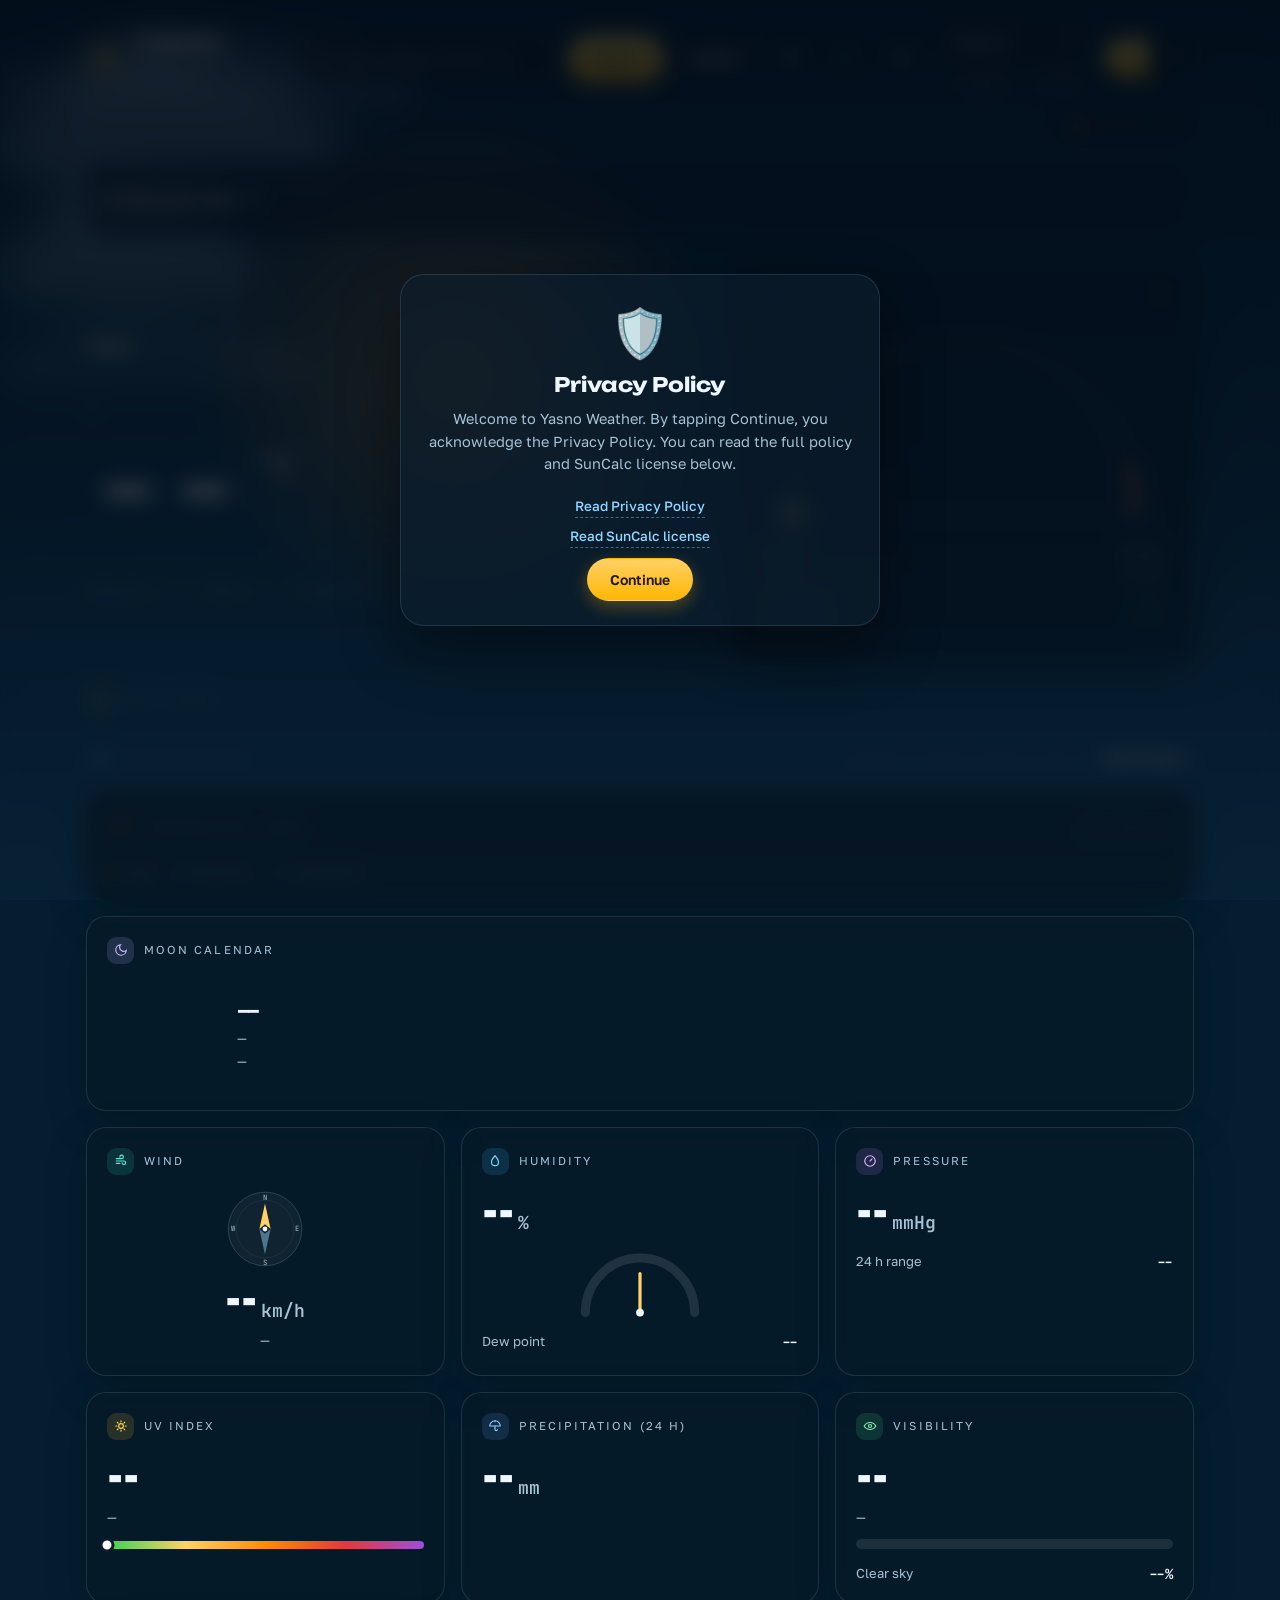
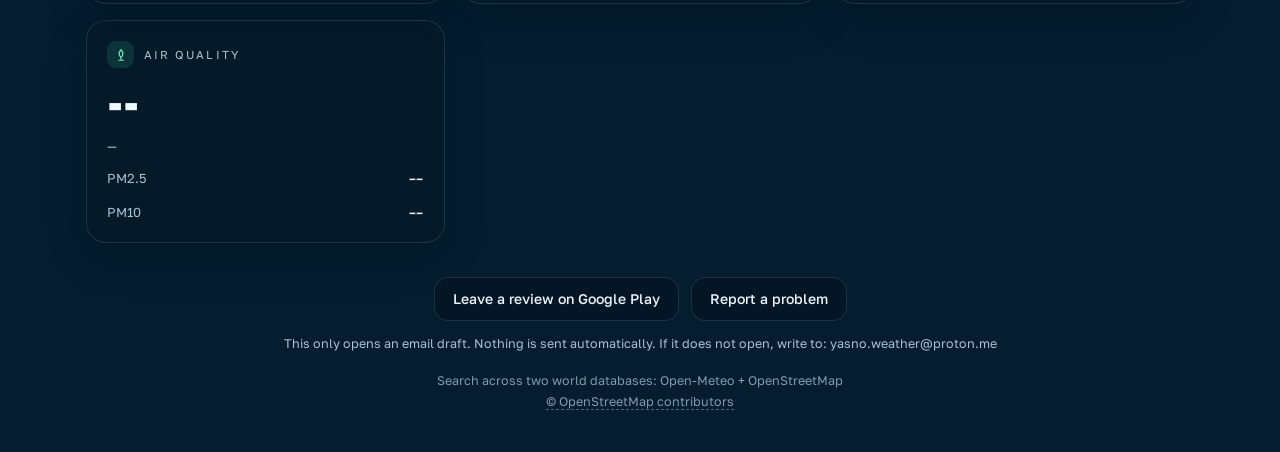
<file: index.html>
<!DOCTYPE html>
<html lang="en">
<head>
<meta charset="UTF-8">
<meta name="viewport" content="width=device-width, initial-scale=1">
<meta name="theme-color" content="#041e30">
<meta name="apple-mobile-web-app-capable" content="yes">
<meta name="mobile-web-app-capable" content="yes">
<meta name="apple-mobile-web-app-status-bar-style" content="black-translucent">
<meta name="apple-mobile-web-app-title" content="Yasno">
<title>Yasno — smart weather worldwide</title>
<meta name="description" content="Yasno — accurate weather forecast for any city, village or island worldwide. Free, no ads, works offline.">
<link rel="preconnect" href="https://fonts.googleapis.com">
<link rel="preconnect" href="https://fonts.gstatic.com" crossorigin>
<link href="https://fonts.googleapis.com/css2?family=Unbounded:wght@500;700&family=Golos+Text:wght@400;500;600&family=JetBrains+Mono:wght@400;600;700&display=swap" rel="stylesheet">
<link rel="manifest" href="manifest.json">
<link rel="apple-touch-icon" href="icon-192.png">

<style>
:root{
  --ink:#eef7ff; --mut:#a6c3d6; --dim:#7f9bb0;
  --panel:rgba(9,24,38,.55); --panel2:rgba(13,31,48,.6); --line:rgba(160,215,255,.14);
  --acc:#ffb703; --acc2:#8fd8ff;
  --disp:'Unbounded',system-ui,sans-serif;
  --body:'Golos Text',system-ui,sans-serif;
  --mono:'JetBrains Mono',ui-monospace,monospace;
  --sky1:#041e30; --sky2:#0c4468; --sky3:#1f86c0; --glow:rgba(255,178,64,.55);
  --amb1:rgba(255,183,3,.16); --amb2:rgba(64,180,255,.14); --cloud:#d7ecfb;
}
body.wx-2{--sky1:#0c2434;--sky2:#2c5068;--sky3:#5d8798;--glow:rgba(255,214,120,.4);--amb1:rgba(255,214,120,.13);--amb2:rgba(120,160,180,.12);--cloud:#d8e7f0}
body.wx-3{--sky1:#101f2c;--sky2:#2c4152;--sky3:#56707f;--glow:rgba(220,230,235,.25);--amb1:rgba(180,200,215,.1);--amb2:rgba(100,128,146,.12);--cloud:#bfced9}
body.wx-45{--sky1:#16222b;--sky2:#364a52;--sky3:#647983;--glow:rgba(210,222,228,.22);--amb1:rgba(195,208,214,.1);--amb2:rgba(135,153,160,.1);--cloud:#c9d5da}
body.wx-48{--sky1:#131e2a;--sky2:#314255;--sky3:#637b96;--glow:rgba(210,228,240,.24);--amb1:rgba(205,225,240,.1);--amb2:rgba(145,170,190,.1);--cloud:#d6e2ee}
body.wx-rain{--sky1:#071c2c;--sky2:#133d58;--sky3:#2c7290;--glow:rgba(120,200,245,.24);--amb1:rgba(80,170,220,.14);--amb2:rgba(30,95,135,.15);--cloud:#a3bccd}
body.wx-frz{--sky1:#07202c;--sky2:#14505c;--sky3:#2f8288;--glow:rgba(150,230,235,.26);--amb1:rgba(120,215,225,.13);--amb2:rgba(60,145,165,.13);--cloud:#bcdfe4}
body.wx-snow{--sky1:#0e1c30;--sky2:#2c4162;--sky3:#5a7798;--glow:rgba(215,235,255,.3);--amb1:rgba(205,230,255,.15);--amb2:rgba(145,175,215,.13);--cloud:#e2ecf8}
body.wx-storm{--sky1:#0c1424;--sky2:#202d50;--sky3:#43507a;--glow:rgba(255,205,90,.26);--amb1:rgba(130,140,230,.15);--amb2:rgba(255,185,60,.1);--cloud:#959fc2}
body.night{--sky1:#030b17;--sky2:#0a1e38;--sky3:#123253;--glow:rgba(195,222,255,.3);--amb1:rgba(140,185,255,.1);--amb2:rgba(255,190,60,.06);--cloud:#3a587a}

*{margin:0;padding:0;box-sizing:border-box}
html{-webkit-text-size-adjust:100%}
body{font-family:var(--body);color:var(--ink);background:var(--sky1);min-height:100vh;overflow-x:hidden}
button{font-family:inherit;color:inherit;background:none;border:0;cursor:pointer;touch-action:manipulation}
:focus-visible{outline:2px solid var(--acc2);outline-offset:2px;border-radius:6px}

.rays{transform-box:fill-box;transform-origin:center;animation:sunspin 22s linear infinite}
@keyframes sunspin{to{transform:rotate(360deg)}}
.bolt{animation:boltfl 2.2s ease-in-out infinite}
@keyframes boltfl{0%,44%,56%,78%,100%{opacity:1}50%{opacity:.25}70%{opacity:.55}}

#sky{position:fixed;inset:0;z-index:0;overflow:hidden;
  background:linear-gradient(180deg,var(--sky1) 0%,var(--sky2) 52%,var(--sky3) 100%);
  transition:background 1.8s ease}
#stars{position:absolute;inset:0;opacity:0;transition:opacity 2s}
body.night #stars{opacity:1}
.star{position:absolute;border-radius:50%;background:#dcecff;animation:tw var(--d,3s) ease-in-out var(--dl,0s) infinite alternate}
@keyframes tw{from{opacity:.15;transform:scale(.7)}to{opacity:.95;transform:scale(1.15)}}
#halo{position:absolute;left:12%;top:8%;width:min(600px,72vw);aspect-ratio:1;border-radius:50%;
  background:radial-gradient(circle,var(--glow),transparent 62%);filter:blur(6px);
  animation:breathe 9s ease-in-out infinite;transition:background 1.8s}
@keyframes breathe{0%,100%{transform:scale(1);opacity:.85}50%{transform:scale(1.09);opacity:1}}
.cloud{position:absolute;height:70px;filter:blur(22px);background:var(--cloud);border-radius:100px;
  opacity:.34;animation:drift var(--cd,140s) linear var(--cl,0s) infinite;transition:background 1.8s}
.cloud::before,.cloud::after{content:'';position:absolute;background:inherit;border-radius:50%}
.cloud::before{width:55%;height:170%;left:16%;top:-85%}
.cloud::after{width:38%;height:120%;right:12%;top:-52%}
.cloud.far{height:44px;filter:blur(16px);opacity:.17}
@keyframes drift{from{transform:translateX(-42vw)}to{transform:translateX(112vw)}}
#ambient{position:absolute;inset:0;pointer-events:none}
.amb{position:absolute;inset:-15%;mix-blend-mode:screen;animation:ambp 18s ease-in-out infinite alternate;transition:opacity 2s;opacity:0}
.amb.a1{background:radial-gradient(620px 440px at 22% 28%,var(--amb1),transparent 70%)}
.amb.a2{background:radial-gradient(720px 540px at 82% 74%,var(--amb2),transparent 70%);animation-delay:-9s}
.amb.on{opacity:1}
@keyframes ambp{from{transform:translate(0,0) scale(1)}to{transform:translate(3%,-3%) scale(1.08)}}
#precip{position:absolute;inset:0;overflow:hidden}
.drop{position:absolute;top:-90px;width:1.5px;border-radius:2px;
  background:linear-gradient(rgba(178,224,255,0),rgba(178,224,255,.78));
  animation:fall var(--pd,1s) linear var(--pl,0s) infinite}
@keyframes fall{to{transform:translateY(118vh)}}
.flake{position:absolute;top:-40px;border-radius:50%;background:#eef7ff;opacity:var(--fo,.8);
  animation:snowfall var(--pd,9s) linear var(--pl,0s) infinite}
@keyframes snowfall{to{transform:translate(var(--dx,0),116vh)}}
#lightning{position:absolute;inset:0;background:#e8f2ff;opacity:0;pointer-events:none}
#lightning.flash{animation:flash .8s ease-out}
@keyframes flash{0%{opacity:0}6%{opacity:.85}14%{opacity:.08}22%{opacity:.5}36%{opacity:0}100%{opacity:0}}

#app{position:relative;z-index:1;max-width:1180px;margin:0 auto;padding:22px clamp(14px,4vw,36px) 40px}
.reveal{opacity:0;transform:translateY(22px);animation:pop .7s cubic-bezier(.22,.9,.3,1) var(--d,0s) forwards}
@keyframes pop{to{opacity:1;transform:none}}
@keyframes popS{from{opacity:0;transform:translateY(16px)}to{opacity:1;transform:none}}

.top{display:flex;gap:14px;align-items:center;flex-wrap:wrap;padding-bottom:14px}
.logo{display:flex;align-items:center;gap:11px;user-select:none;width:200px;flex:0 0 200px;min-width:0}
.logo svg{width:36px;height:36px;filter:drop-shadow(0 0 12px rgba(255,183,3,.5));flex:none}
.logo b{font:700 19px/1 var(--disp);letter-spacing:.08em}
.logo small{display:-webkit-box;-webkit-line-clamp:2;-webkit-box-orient:vertical;overflow:hidden;font:400 9.5px/1.3 var(--body);letter-spacing:.18em;text-transform:uppercase;color:var(--mut);margin-top:4px;max-width:100%}
.logo > div{min-width:0;flex:1}
.searchRow{display:flex;gap:10px;flex:1;min-width:260px;max-width:640px}
.search{position:relative;flex:1}
.search>svg{position:absolute;left:15px;top:50%;transform:translateY(-50%);width:17px;height:17px;color:var(--mut);pointer-events:none}
#q{width:100%;padding:13px 46px 13px 42px;border-radius:999px;border:1px solid var(--line);
  background:rgba(6,18,30,.55);color:var(--ink);font:500 15px var(--body);transition:.25s}
#q::placeholder{color:var(--dim)}
#q:focus{outline:none;border-color:rgba(255,209,102,.55);box-shadow:0 0 0 4px rgba(255,209,102,.13);background:rgba(6,18,30,.75)}
#clear{position:absolute;right:8px;top:50%;transform:translateY(-50%);width:30px;height:30px;border-radius:50%;
  color:var(--mut);font-size:17px;display:none;transition:.2s}
#clear:hover{background:rgba(255,255,255,.1);color:#fff}
#clear.show{display:block}
#goBtn{padding:0 24px;min-width:96px;border-radius:999px;font:600 14px var(--body);color:#231a04;flex:none;
  background:linear-gradient(180deg,#ffd166,#ffb703);transition:.25s;box-shadow:0 6px 18px rgba(255,183,3,.3)}
#goBtn:hover{transform:translateY(-2px);box-shadow:0 10px 24px rgba(255,183,3,.42)}
#goBtn:disabled{opacity:.65;transform:none;cursor:wait}
#errBar{display:none;align-items:center;gap:14px;margin:8px 0 14px;padding:13px 16px;border-radius:14px;
  background:rgba(80,20,30,.6);border:1px solid rgba(255,120,120,.4);color:#ffd7d7;font-size:14px;
  backdrop-filter:blur(10px);animation:popS .4s both}
#errBar.show{display:flex}
#errBar.warn{background:rgba(74,54,10,.65);border-color:rgba(255,205,90,.45);color:#ffe9bd}
#errMsg{flex:1;line-height:1.45}
#errRetry{flex:none;padding:9px 18px;border-radius:999px;background:rgba(255,255,255,.16);font-weight:600;transition:.2s;color:inherit}
#errRetry:hover{background:rgba(255,255,255,.28)}

#pickBar{display:none;flex-wrap:wrap;align-items:center;gap:12px;margin:8px 0 14px;padding:13px 16px;border-radius:14px;
  background:rgba(10,40,60,.68);border:1px solid rgba(143,216,255,.4);color:#d7ecfb;font-size:14px;
  backdrop-filter:blur(10px);animation:popS .4s both}
#pickBar.show{display:flex}
#pickBtns{display:flex;gap:8px;flex-direction:column;width:100%;max-height:360px;max-height:min(50dvh,480px);overflow-y:auto;overscroll-behavior:contain}
#pickBtns .pbtn{text-align:start;border-radius:14px;white-space:normal;overflow-wrap:anywhere;flex-shrink:0;min-height:44px}
.pbtn{padding:9px 16px;border-radius:999px;background:rgba(255,255,255,.12);border:1px solid rgba(255,255,255,.16);
  font-weight:600;font-size:13.5px;transition:.2s;color:var(--ink)}
.pbtn:hover{background:rgba(255,209,102,.22);border-color:rgba(255,209,102,.55);transform:translateY(-1px)}

.icoBtn{width:46px;height:46px;border-radius:50%;border:1px solid var(--line);background:rgba(6,18,30,.55);
  display:grid;place-items:center;transition:.25s;flex:none}
.icoBtn svg{width:19px;height:19px;color:var(--acc2)}
.icoBtn:hover{border-color:rgba(255,209,102,.5);transform:translateY(-2px);box-shadow:0 8px 20px rgba(0,0,0,.3)}
.icoBtn.spin svg{animation:spin 1s linear infinite}
.icoRow{display:flex;gap:10px;align-items:center;flex:none;flex-wrap:wrap}
@keyframes spin{to{transform:rotate(360deg)}}
.seg{display:flex;border:1px solid var(--line);border-radius:999px;overflow:hidden;background:rgba(6,18,30,.55);flex:none}
.seg button{padding:11px 14px;font:600 13px var(--mono);color:var(--mut);transition:.25s}
.seg button.on{background:linear-gradient(180deg,#ffd166,#ffb703);color:#231a04}

#langSel{appearance:none;-webkit-appearance:none;width:150px;max-width:150px;padding:11px 30px 11px 14px;border-radius:999px;
  border:1px solid var(--line);background:rgba(6,18,30,.55) url('data:image/svg+xml;utf8,<svg xmlns="http://www.w3.org/2000/svg" width="10" height="6" fill="none"><path d="M1 1l4 4 4-4" stroke="%238fd8ff" stroke-width="1.6" stroke-linecap="round"/></svg>') no-repeat right 12px center;
  color:var(--ink);font:600 13px var(--mono);cursor:pointer;transition:.25s}
#langSel:hover{border-color:rgba(255,209,102,.5)}
#langSel option{background:#0a1a28;color:#eef7ff}
.langTools{display:flex;flex-direction:column;align-items:stretch;gap:5px;flex:none}
.langToolActions{display:flex;gap:5px;justify-content:center}
.langToolBtn{display:inline-flex;align-items:center;justify-content:center;gap:4px;min-height:25px;padding:4px 7px;border:1px solid var(--line);border-radius:9px;background:rgba(6,18,30,.55);color:var(--mut);font:500 9px var(--body);white-space:nowrap;cursor:pointer;transition:.2s}
.langToolBtn svg{width:12px;height:12px;flex:none;color:var(--acc2)}
.langToolBtn:hover{border-color:rgba(255,209,102,.5);color:var(--ink);background:rgba(255,255,255,.08)}

#chipClock{margin-left:auto;display:flex;align-items:center;gap:8px;padding:10px 16px;border-radius:999px;
  border:1px solid var(--line);background:rgba(6,18,30,.45);font:600 13px var(--mono);color:var(--mut)}
#chipClock svg{width:15px;height:15px;color:#ffd166}
 #cityDate{font-size:11px;color:var(--dim);white-space:nowrap}

.hero{display:grid;grid-template-columns:1.15fr .85fr;gap:26px;align-items:center;margin-bottom:26px}
.hcity{font:700 clamp(24px,3.6vw,40px)/1.2 var(--disp)}
.hcity .geoLbl{color:#ffd166}
.hsub{color:var(--mut);font-size:14.5px;margin-top:8px;display:flex;gap:10px;align-items:center;flex-wrap:wrap}
.enName{color:var(--acc2);opacity:.85}
.hdesc{margin-top:16px;font-size:17px;font-weight:500;color:#e2f1fb}
.hrow{display:flex;align-items:center;gap:14px;margin-top:2px;flex-wrap:wrap}
.hbig{font:600 clamp(76px,12vw,140px)/1 var(--mono);letter-spacing:-.05em;color:#f4f9ff;
  filter:drop-shadow(0 10px 32px rgba(140,190,255,.2));transition:color .6s}
.hbig.hot{background:linear-gradient(180deg,#fff6d8 12%,#ffc23d 92%);
  -webkit-background-clip:text;background-clip:text;color:transparent;
  filter:drop-shadow(0 10px 32px rgba(255,176,32,.35))}
.hbig.cold{background:linear-gradient(180deg,#f0fbff 10%,#7cc7ff 92%);
  -webkit-background-clip:text;background-clip:text;color:transparent;
  filter:drop-shadow(0 10px 32px rgba(90,180,255,.35))}
.hu{font:600 clamp(22px,3vw,34px) var(--mono);color:#eaf2f8;align-self:flex-start;margin-top:clamp(12px,2vw,26px);transition:color .6s}
.hico svg{width:clamp(84px,10vw,128px);height:auto;filter:drop-shadow(0 10px 30px rgba(0,0,0,.35))}
.hfact{display:flex;gap:22px;flex-wrap:wrap;margin-top:22px;color:var(--mut);font-size:14px}
.hfact b{color:var(--ink);font:600 15px var(--mono)}
.hfact span{display:flex;gap:7px;align-items:center}
.hfact span::before{content:'';width:5px;height:5px;border-radius:50%;background:linear-gradient(135deg,#ffd166,#ff8f3f)}
.hfact span:first-child::before{display:none}
.suncard{background:var(--panel);border:1px solid var(--line);border-radius:22px;padding:22px 24px;
  backdrop-filter:blur(14px);box-shadow:0 20px 50px rgba(0,0,0,.28)}
.shead{display:flex;justify-content:space-between;align-items:center;font-size:12px;letter-spacing:.16em;
  text-transform:uppercase;color:var(--mut);margin-bottom:6px}
.shead b{font:700 13px var(--mono);color:#ffd166;letter-spacing:0}
#sunSvg{width:100%;display:block}
#sunArc{stroke-dasharray:264;transition:stroke-dashoffset 1.2s cubic-bezier(.3,.8,.3,1)}
.sunrow{display:flex;justify-content:space-between;margin-top:10px;font-size:13px;color:var(--mut)}
.sunrows2{display:flex;flex-direction:column;gap:6px;margin-top:6px;font-size:13px;color:var(--mut)}
.srow2{display:flex;justify-content:space-between;align-items:baseline;gap:10px}
.srow2 b{font:600 13px var(--mono);color:var(--ink);white-space:nowrap}
.sunrow b{display:block;font:600 17px var(--mono);color:var(--ink);margin-top:3px;white-space:nowrap}
.sunrow:last-child{text-align:right}

.ctitle{display:flex;align-items:center;gap:10px;font-size:11.5px;letter-spacing:.18em;text-transform:uppercase;
  color:var(--mut);margin-bottom:14px}
.ctitle .ci{width:27px;height:27px;border-radius:9px;display:grid;place-items:center;flex:none;
  background:var(--chip,rgba(255,255,255,.08))}
.ctitle .ci svg{width:14px;height:14px;color:var(--cic,#ffd166)}
.ctitle small{margin-left:auto;letter-spacing:0;text-transform:none;font-size:12px;color:var(--dim)}

.strip{display:flex;gap:10px;overflow-x:auto;padding:4px 2px 14px;scroll-snap-type:x proximity}
.strip::-webkit-scrollbar{height:8px}
.strip::-webkit-scrollbar-thumb{background:rgba(160,215,255,.22);border-radius:8px}
.hitem{scroll-snap-align:start;flex:none;display:flex;flex-direction:column;align-items:center;gap:7px;
  min-width:78px;padding:14px 8px 12px;border-radius:16px;border:1px solid var(--line);background:var(--panel);
  transition:.25s;cursor:default}
.hitem:hover{transform:translateY(-4px);background:var(--panel2);border-color:rgba(255,209,102,.35)}
.hitem.now{border-color:rgba(255,183,3,.55);
  background:linear-gradient(180deg,rgba(255,183,3,.16),rgba(255,183,3,.04))}
.ht{font:500 12px var(--mono);color:var(--mut)}
.hitem svg{width:27px;height:27px;filter:drop-shadow(0 4px 10px rgba(0,0,0,.25))}
.htv{font:700 16px var(--mono)}
.hp{font:500 11px var(--mono);color:var(--acc2);min-height:13px}

.days5{display:grid;grid-template-columns:repeat(auto-fit,minmax(175px,1fr));gap:14px}
.dcard{position:relative;overflow:hidden;background:var(--panel);border:1px solid var(--line);border-radius:20px;
  padding:16px 16px 14px;backdrop-filter:blur(14px);box-shadow:0 14px 36px rgba(0,0,0,.22);
  transition:transform .3s,border-color .3s,box-shadow .3s;animation:popS .6s var(--d,0s) both}
.dcard::before{content:'';position:absolute;inset:0 0 auto 0;height:3px;
  background:linear-gradient(90deg,transparent,var(--tint,#ffd166),transparent);opacity:.95}
.dcard:hover{transform:translateY(-5px);border-color:rgba(255,215,130,.4);box-shadow:0 20px 44px rgba(0,0,0,.35)}
.dcard.today{background:linear-gradient(180deg,rgba(255,183,3,.14),rgba(255,183,3,.03)),var(--panel);
  border-color:rgba(255,183,3,.4)}
.dhead{display:flex;justify-content:space-between;align-items:baseline;font-size:12.5px;color:var(--mut)}
.dhead b{color:var(--ink);font-size:14px;text-transform:capitalize}
.dico{margin:12px 0 8px}
.dico svg{width:48px;height:48px;filter:drop-shadow(0 6px 16px rgba(0,0,0,.3))}
.dtemps{display:flex;align-items:baseline;gap:9px}
.dtemps b{font:700 29px var(--mono)}
.dtemps span{font:500 15px var(--mono);color:var(--dim)}
.dfeels{font-size:12.5px;color:var(--mut);margin-top:4px}
.dfeels b{color:#ffd9a0;font:600 13px var(--mono)}
.dmetrics{margin-top:13px;display:flex;flex-direction:column;gap:8px;border-top:1px solid rgba(255,255,255,.08);
  padding-top:12px;font-size:12.5px;color:var(--mut)}
.dmetrics .row{display:flex;justify-content:space-between;align-items:center}
.dmetrics .lbl{display:flex;align-items:center;gap:6px}
.dmetrics svg{width:13px;height:13px;flex:none}
.dmetrics b{font:600 13px var(--mono);color:var(--ink)}
.c-hum svg{color:#7cc7ff}.v-hum{color:#9fdcff!important}
.c-press svg{color:#c9b3ff}.v-press{color:#dcc8ff!important}
.c-prob svg{color:#ffd28f}.v-prob{color:#ffd9a0!important}

.grid{display:grid;grid-template-columns:repeat(12,1fr);gap:16px;margin-top:6px}
.card{background:var(--panel);border:1px solid var(--line);border-radius:20px;padding:20px;
  backdrop-filter:blur(14px);box-shadow:0 14px 40px rgba(0,0,0,.22);
  transition:transform .3s,border-color .3s,box-shadow .3s}
.card:hover{transform:translateY(-4px);border-color:rgba(160,215,255,.32);box-shadow:0 22px 50px rgba(0,0,0,.32)}
.c-big{font:700 clamp(28px,4vw,44px)/1.1 var(--disp);display:flex;align-items:baseline;flex-wrap:wrap;gap:4px}
.c-big i{font:600 clamp(14px,3vw,18px) var(--mono);font-style:normal;color:var(--mut);margin-left:0}
.c-sub{color:var(--mut);font-size:13.5px;margin-top:7px}
.span4{grid-column:span 4}.span12{grid-column:span 12}
#chartBox{max-width:100%;overflow-x:auto;overscroll-behavior-x:contain;-webkit-overflow-scrolling:touch;scrollbar-width:thin;scrollbar-color:rgba(143,216,255,.45) transparent}
#chart{height:auto;display:block}
.legend{display:flex;flex-wrap:wrap;gap:10px 18px;margin-top:10px;font-size:12px;color:var(--mut)}
.legend i{display:inline-block;width:16px;height:3px;border-radius:3px;margin-right:7px;vertical-align:middle;font-style:normal}
.legend .l1 i{background:linear-gradient(90deg,#ffe066,#ffb703)}.legend .l2 i{background:var(--acc2)}.legend .l3 i{background:rgba(143,216,255,.55)}
.windbox{display:flex;flex-direction:column;align-items:center;text-align:center;gap:8px;margin-top:10px}
#windVal{justify-content:center;text-align:center}
.compass{width:80px;height:80px;flex:none}
.compass .needle{transition:transform 1s cubic-bezier(.3,1.4,.4,1);transform-origin:50px 50px;transform-box:view-box}
.sunpct{margin-top:14px;height:10px;border-radius:8px;overflow:hidden;background:rgba(255,255,255,.09)}
.sunpct div{height:100%;width:0;border-radius:8px;background:linear-gradient(90deg,#ffe066,#ff8f3f);transition:width 1.4s cubic-bezier(.3,.8,.3,1)}
.uvscale{margin-top:16px;height:8px;border-radius:8px;background:linear-gradient(90deg,#39d353,#ffd166,#ff8c00,#e5383b,#9d4edd);position:relative}
.uvscale b{position:absolute;top:50%;width:15px;height:15px;border-radius:50%;background:#fff;border:3px solid #0b1c2c;
  transform:translate(-50%,-50%);left:0;transition:left 1.2s cubic-bezier(.3,.8,.3,1)}
.gauge{position:relative;width:130px;height:72px;margin:8px auto 0}
.gauge svg{width:100%;overflow:visible}
.gauge .gn{transition:transform 1s cubic-bezier(.3,1.3,.4,1);transform-origin:50px 52px}
.hrow2{display:flex;justify-content:space-between;align-items:flex-start;gap:6px;flex-wrap:wrap;margin-top:16px;font-size:13px;color:var(--mut);line-height:1.3}
.hrow2 b{color:var(--ink);font:600 clamp(13px,3vw,14px) var(--mono);white-space:nowrap}
.hrow2 span{word-break:break-word}

.moonwrap{display:flex;gap:26px;flex-wrap:wrap;align-items:center;justify-content:space-between}
.moonmain{display:flex;gap:18px;align-items:center}
.moonemo{width:112px;height:112px;display:grid;place-items:center;flex:none}
.moonname{font:700 19px var(--disp)}
.moonBig{width:112px;height:112px;filter:drop-shadow(0 0 26px rgba(190,210,255,.35))}
.moonSmall{width:36px;height:36px;filter:drop-shadow(0 0 7px rgba(190,210,255,.25))}
.moonBig.south,.moonSmall.south{transform:scaleX(-1)}
.moonstrip{display:flex;gap:8px;overflow-x:auto;padding:2px}
.mday{display:flex;flex-direction:column;align-items:center;gap:6px;min-width:62px;padding:10px 6px;
  border-radius:12px;background:rgba(255,255,255,.05);border:1px solid var(--line);transition:.2s}
.mday:hover{background:rgba(255,255,255,.1);transform:translateY(-2px)}
.mday .mw{font:500 10.5px var(--mono);color:var(--mut);text-transform:capitalize}
.mday .mi{font:600 11px var(--mono);color:var(--acc2)}

.foot{margin-top:34px;text-align:center;color:var(--dim);font-size:12.5px;line-height:1.7}
.foot a{color:var(--acc2);text-decoration:none;border-bottom:1px dashed rgba(143,216,255,.4)}
.foot b{color:var(--mut)}
.feedback-actions{display:flex;justify-content:center;flex-wrap:wrap;gap:12px;margin-bottom:12px}
.foot .feedback-link{display:inline-flex;align-items:center;justify-content:center;min-height:44px;max-width:100%;padding:10px 18px;border:1px solid var(--line);border-radius:14px;background:rgba(6,18,30,.55);color:var(--ink);font:500 14px/1.5 var(--body);text-decoration:none;transition:background .2s,border-color .2s}
.foot .feedback-link:hover{background:rgba(6,18,30,.8);border-color:var(--acc2)}
.foot .feedback-link:focus-visible{outline:2px solid var(--acc2);outline-offset:3px}
.foot .feedback-link:active{background:rgba(143,216,255,.16)}
.feedback-email{margin-bottom:16px;color:var(--mut);overflow-wrap:anywhere}

#toast{position:fixed;left:50%;bottom:26px;translate:-50% 20px;z-index:99;opacity:0;pointer-events:none;
  background:rgba(10,28,44,.92);border:1px solid rgba(160,215,255,.3);color:#d7ecfb;padding:13px 20px;border-radius:14px;
  font-size:14px;box-shadow:0 16px 40px rgba(0,0,0,.5);transition:.35s;max-width:92vw;text-align:center}
#toast.show{opacity:1;translate:-50% 0}
#toast.country{background:linear-gradient(135deg,rgba(96,68,9,.95),rgba(58,42,8,.92));
  border:1px solid rgba(255,209,102,.6);color:#ffedc2;max-width:min(92vw,600px);padding:15px 22px;font-size:14.5px;
  box-shadow:0 18px 50px rgba(0,0,0,.5),0 0 30px rgba(255,183,3,.15)}

@media(max-width:768px){
  .c-big i{white-space:nowrap;font-size:clamp(13px,3.8vw,18px)}
}
@media(max-width:1020px){ .days5{grid-template-columns:repeat(auto-fill,minmax(170px,1fr))} }
@media(max-width:960px){
  .hero{grid-template-columns:1fr}
  .span4{grid-column:span 6}
  #chipClock { margin-left: 0; padding: 8px 14px; font-size: 12px; }
}
@media(max-width:640px){
  #app{padding:16px 12px 32px}
  .top{gap:10px;padding-bottom:10px}
  .searchRow{order:5;flex-basis:100%;max-width:none;min-width:0}
  #q{padding:16px 50px 16px 46px;font-size:16px;border-radius:18px}
  .search>svg{width:20px;height:20px;left:16px}
  #clear{width:40px;height:40px;right:6px;font-size:19px}
  #goBtn{padding:0 20px;border-radius:18px;font-size:15px;min-width:88px}
  .icoBtn{width:48px;height:48px}
  .seg button{padding:12px 12px}
  #langSel{max-width:120px}
  #errBar,#pickBar{flex-wrap:wrap;font-size:13.5px}
  .hero{gap:16px}
  .hfact{gap:14px}
  .card{padding:16px}
  .windbox{gap:12px}
  .strip{gap:8px}
  .moonwrap{gap:14px}
  .c-big i{white-space:nowrap;font-size:clamp(13px,3.8vw,18px)}
}
@media(max-width:480px){
  .days5{grid-template-columns:1fr 1fr}
  .dtemps b{font-size:24px}
  .dico svg{width:40px;height:40px}
  .logo b{font-size:16px}
  .logo svg{width:30px;height:30px}
  .hbig{font-size:clamp(58px,17vw,88px)}
  .compass{width:80px;height:80px}
  .suncard{padding:16px}
  .moonemo,.moonBig{width:88px;height:88px}
}
@media(prefers-reduced-motion:reduce){
  *,*::before,*::after{animation:none!important;transition:none!important}
  .reveal{opacity:1;transform:none}
}

#geoModal{position:fixed;inset:0;z-index:100000;display:flex;align-items:center;justify-content:center;padding:16px}
#geoModal .geo-back{position:absolute;inset:0;background:rgba(3,11,23,.82);backdrop-filter:blur(8px)}
#geoModal .geo-box{position:relative;z-index:1;max-width:460px;width:100%;background:var(--panel2);border:1px solid var(--line);border-radius:24px;padding:28px 26px 24px;text-align:center;box-shadow:0 24px 60px rgba(0,0,0,.45)}
.geo-icon{font-size:52px;margin-bottom:10px}
.geo-box h2{font:700 20px/1.3 var(--disp);margin-bottom:10px;color:var(--ink)}
.geo-box p{font-size:14.5px;color:var(--mut);line-height:1.55;margin-bottom:22px}
.geo-actions{display:flex;gap:12px;justify-content:center;flex-wrap:wrap}
.geo-actions button{padding:12px 22px;border-radius:999px;font:600 14px var(--body);border:1px solid var(--line);background:rgba(255,255,255,.08);color:var(--ink);cursor:pointer;transition:.2s}
.geo-actions button:hover{transform:translateY(-2px)}
.geo-lang{margin-bottom:16px}
#geoLangSel{appearance:none;-webkit-appearance:none;width:100%;max-width:240px;padding:10px 34px 10px 14px;border-radius:999px;border:1px solid var(--line);background:rgba(6,18,30,.55) url('data:image/svg+xml;utf8,<svg xmlns="http://www.w3.org/2000/svg" width="10" height="6" fill="none"><path d="M1 1l4 4 4-4" stroke="%238fd8ff" stroke-width="1.6" stroke-linecap="round"/></svg>') no-repeat right 12px center;color:var(--ink);font:600 13px var(--mono);cursor:pointer;transition:.25s}
#geoLangSel:hover{border-color:rgba(255,209,102,.5)}
#geoLangSel option{background:#0a1a28;color:#eef7ff}
#geoAllow{background:linear-gradient(180deg,#ffd166,#ffb703);color:#231a04;border-color:transparent;box-shadow:0 6px 18px rgba(255,183,3,.3)}
#geoAllow:hover{box-shadow:0 10px 24px rgba(255,183,3,.42)}
#splash-screen {
    position: fixed;
    top: 0; left: 0; width: 100%; height: 100%;
    background-color: #0d233a;
    display: flex; justify-content: center; align-items: center;
    z-index: 99999;
    transition: opacity 0.4s ease, visibility 0.4s ease;
}
.splash-content { text-align: center; font-family: inherit; }
.splash-sun {
    font-size: 90px; margin-bottom: 15px; display: inline-block;
    filter: drop-shadow(0 0 20px rgba(255, 165, 0, 0.6));
    animation: splash-pulse 2s infinite ease-in-out;
}
.splash-title {
    color: #fba919; font-size: 42px; font-weight: 800;
    letter-spacing: 2px; margin: 0 0 5px 0; text-transform: uppercase;
}
.splash-subtitle {
    color: #ffffff; font-size: 14px; font-weight: 400;
    letter-spacing: 3px; margin: 0; opacity: 0.7; text-transform: uppercase;
}
@keyframes splash-pulse {
    0% { transform: scale(1); filter: drop-shadow(0 0 15px rgba(255, 165, 0, 0.5)); }
    50% { transform: scale(1.08); filter: drop-shadow(0 0 30px rgba(255, 165, 0, 0.8)); }
    100% { transform: scale(1); filter: drop-shadow(0 0 15px rgba(255, 165, 0, 0.5)); }
}
#splash-screen.hidden { opacity: 0; visibility: hidden; }
#offlineModal{position:fixed;inset:0;z-index:100003;display:none;align-items:center;justify-content:center;padding:16px;background:#041e30;}
#offlineModal.show{display:flex}
#offlineModal .offline-back{position:absolute;inset:0;background:#041e30;}
#offlineModal .offline-box{position:relative;z-index:1;max-width:480px;width:100%;background:var(--panel2);border:1px solid var(--line);border-radius:24px;padding:30px 26px 26px;text-align:center;box-shadow:0 24px 60px rgba(0,0,0,.45);}
.offline-icon{font-size:52px;margin-bottom:12px}
.offline-box h2{font:700 20px/1.3 var(--disp);margin-bottom:10px;color:var(--ink)}
.offline-box p{font-size:14.5px;color:var(--mut);line-height:1.55;margin-bottom:22px}
.offline-actions{display:flex;gap:12px;justify-content:center;flex-wrap:wrap}
.offline-actions button{padding:12px 24px;border-radius:999px;font:600 14px var(--body);border:1px solid var(--line);background:rgba(255,255,255,.08);color:var(--ink);cursor:pointer;transition:.2s}
.offline-actions button:hover{transform:translateY(-2px)}
#offlineRetry{background:linear-gradient(180deg,#ffd166,#ffb703);color:#231a04;border-color:transparent;box-shadow:0 6px 18px rgba(255,183,3,.3)}
#offlineRetry:hover{box-shadow:0 10px 24px rgba(255,183,3,.42)}
@media(max-width:480px){
  #offlineModal .offline-box,#weatherErrModal .offline-box{padding:24px 18px 22px}
  .offline-box h2{font-size:18px}
  .offline-box p{font-size:13.5px}
}
#weatherErrModal{position:fixed;inset:0;z-index:100003;display:none;align-items:center;justify-content:center;padding:16px;background:#041e30;}
#weatherErrModal.show{display:flex}
#weatherErrModal .offline-back{position:absolute;inset:0;background:#041e30;}
#weatherErrModal .offline-box{position:relative;z-index:1;max-width:480px;width:100%;background:var(--panel2);border:1px solid var(--line);border-radius:24px;padding:30px 26px 26px;text-align:center;box-shadow:0 24px 60px rgba(0,0,0,.45);}
#privacyModal{position:fixed;inset:0;z-index:100001;display:flex;align-items:center;justify-content:center;padding:16px}
#privacyModal .priv-back{position:absolute;inset:0;background:rgba(3,11,23,.82);backdrop-filter:blur(10px)}
#privacyModal .priv-box{position:relative;z-index:1;max-width:480px;width:100%;background:var(--panel2);border:1px solid var(--line);border-radius:24px;padding:28px 26px 24px;text-align:center;box-shadow:0 24px 60px rgba(0,0,0,.45)}
.priv-icon{font-size:48px;margin-bottom:10px}
.priv-box h2{font:700 20px/1.3 var(--disp);margin-bottom:10px;color:var(--ink)}
.priv-box p{font-size:14.5px;color:var(--mut);line-height:1.55;margin-bottom:22px}
.priv-actions{display:flex;gap:12px;justify-content:center;flex-wrap:wrap}
.priv-actions button{padding:12px 22px;border-radius:999px;font:600 14px var(--body);border:1px solid var(--line);background:rgba(255,255,255,.08);color:var(--ink);cursor:pointer;transition:.2s}
.priv-actions button:hover{transform:translateY(-2px)}
#privAccept{background:linear-gradient(180deg,#ffd166,#ffb703);color:#231a04;border-color:transparent;box-shadow:0 6px 18px rgba(255,183,3,.3)}
#privAccept:hover{box-shadow:0 10px 24px rgba(255,183,3,.42)}
#privDecline:hover{background:rgba(255,100,100,.15);border-color:rgba(255,120,120,.5);color:#ffd7d7}
#privWarn{display:none;margin-top:14px;padding:10px 14px;border-radius:12px;background:rgba(80,20,30,.6);border:1px solid rgba(255,120,120,.4);color:#ffd7d7;font-size:13.5px;animation:popS .35s both}
#privWarn.show{display:block}
.priv-link{display:inline-block;margin-bottom:18px;color:var(--acc2);font-size:13.5px;text-decoration:none;border-bottom:1px dashed rgba(143,216,255,.4);transition:.2s}
.priv-link:hover{color:#fff;border-bottom-color:rgba(255,255,255,.5)}
#privacyModal .priv-actions button.priv-link{background:none;border:0;border-bottom:1px dashed rgba(143,216,255,.4);border-radius:0;box-shadow:none;color:var(--acc2);padding:0 0 3px;margin:0;font:500 13.5px var(--body)}
#privacyModal .priv-actions button.priv-link:hover{transform:none;color:#fff;border-bottom-color:rgba(255,255,255,.5)}
button.priv-link{background:none;border:none;border-bottom:1px dashed rgba(143,216,255,.4);cursor:pointer;font-family:inherit;padding:0}
@media(max-width:480px){
  #privacyModal .priv-box{padding:22px 18px 20px}
  .priv-box h2{font-size:18px}
  .priv-box p{font-size:13.5px}
  .priv-actions button{padding:11px 18px;font-size:13.5px}
}

/* ===== ПОЛНАЯ ПОЛИТИКА КОНФИДЕНЦИАЛЬНОСТИ (встроена в приложение) ===== */
#privacyFullModal{position:fixed;inset:0;z-index:100002;display:none;align-items:center;justify-content:center;padding:16px}
#privacyFullModal.show{display:flex}
.privf-back{position:absolute;inset:0;background:rgba(3,11,23,.88);backdrop-filter:blur(10px)}
.privf-box{position:relative;z-index:1;max-width:640px;width:100%;max-height:88vh;display:flex;flex-direction:column;
  background:var(--panel2);border:1px solid var(--line);border-radius:24px;overflow:hidden;box-shadow:0 24px 60px rgba(0,0,0,.45)}
.privf-head{display:grid;grid-template-columns:auto minmax(0,1fr) 36px;align-items:center;gap:12px;padding:20px 24px;border-bottom:1px solid var(--line)}
.privf-head .ico{font-size:30px}
.privf-head h2{font:700 13px/1.3 var(--disp);color:var(--ink);flex:1;min-width:0;overflow-wrap:anywhere}
.privf-lang{appearance:none;-webkit-appearance:none;grid-column:1 / -1;grid-row:2;margin-top:4px;width:150px;max-width:150px;padding:9px 30px 9px 12px;border-radius:999px;
  border:1px solid var(--line);background:rgba(6,18,30,.55) url('data:image/svg+xml;utf8,<svg xmlns="http://www.w3.org/2000/svg" width="10" height="6" fill="none"><path d="M1 1l4 4 4-4" stroke="%238fd8ff" stroke-width="1.6" stroke-linecap="round"/></svg>') no-repeat right 10px center;
  color:var(--ink);font:600 12px var(--mono);cursor:pointer;transition:.25s}
.privf-lang:hover{border-color:rgba(255,209,102,.5)}
.privf-lang option{background:#0a1a28;color:#eef7ff}
.privf-close{width:36px;height:36px;border-radius:50%;display:grid;place-items:center;cursor:pointer;
  background:rgba(255,255,255,.08);border:1px solid var(--line);color:var(--mut);font-size:16px;transition:.2s;flex:none}
.privf-close:hover{background:rgba(255,100,100,.2);color:#fff}
.privf-body{flex:1;overflow-y:auto;padding:20px 24px;line-height:1.65;text-align:left}
.privf-body::-webkit-scrollbar{width:6px}
.privf-body::-webkit-scrollbar-thumb{background:rgba(160,215,255,.2);border-radius:6px}
.privf-updated{font:500 12px var(--mono);color:var(--dim);margin-bottom:14px}
.privf-tldr{background:rgba(255,183,3,.1);border-left:3px solid var(--acc);border-radius:10px;padding:14px 16px;
  margin-bottom:20px;font-size:14px;color:#ffe9bd}
.privf-tldr b{color:var(--acc)}
.privf-section{margin-bottom:22px;padding-bottom:18px;border-bottom:1px solid rgba(160,215,255,.08)}
.privf-section:last-child{border-bottom:none;margin-bottom:0}
.privf-section h3{font:700 15px/1.3 var(--disp);color:var(--acc2);margin-bottom:10px}
.privf-section p{font-size:14px;color:var(--mut);margin-bottom:10px}
.privf-section p:last-child{margin-bottom:0}
.privf-section a{color:var(--acc2);text-decoration:none;border-bottom:1px dashed rgba(143,216,255,.4);transition:.2s}
.privf-section a:hover{color:#fff;border-bottom-color:rgba(255,255,255,.5)}
.privf-license{white-space:pre-wrap;overflow-wrap:anywhere;font:11.5px/1.6 var(--mono);color:var(--mut);margin:10px 0 0}
.privf-section ul{margin:8px 0 12px 0;padding-left:0;list-style:none}
.privf-section ul li{position:relative;padding-left:20px;margin-bottom:8px;font-size:14px;color:var(--mut)}
.privf-section ul li::before{content:'';position:absolute;left:0;top:9px;width:8px;height:8px;border-radius:50%;
  background:linear-gradient(135deg,#ffd166,#ff8f3f)}
.privf-actions{display:flex;gap:12px;padding:18px 24px;border-top:1px solid var(--line);flex-wrap:wrap;justify-content:center}
.privf-actions button{padding:12px 24px;border-radius:999px;font:600 14px var(--body);cursor:pointer;transition:.2s;
  border:1px solid var(--line);background:rgba(255,255,255,.08);color:var(--ink)}
.privf-actions button:hover{transform:translateY(-2px)}
#privfAccept{background:linear-gradient(180deg,#ffd166,#ffb703);color:#231a04;border-color:transparent;box-shadow:0 6px 18px rgba(255,183,3,.3)}
#privfAccept:hover{box-shadow:0 10px 24px rgba(255,183,3,.42)}
#privfDecline:hover{background:rgba(255,100,100,.15);border-color:rgba(255,120,120,.5);color:#ffd7d7}
#privfWarn{display:none;margin-top:12px;padding:10px 14px;border-radius:12px;background:rgba(80,20,30,.6);
  border:1px solid rgba(255,120,120,.4);color:#ffd7d7;font-size:13.5px;text-align:center}
#privfWarn.show{display:block}
.privf-translating{display:none;align-items:center;gap:8px;padding:8px 14px;border-radius:10px;margin-bottom:14px;
  background:rgba(143,216,255,.08);border:1px solid rgba(143,216,255,.25);color:#d7ecfb;font-size:13px}
.privf-translating.show{display:flex}
.privf-translating .spin{width:14px;height:14px;border:2px solid rgba(255,255,255,.2);border-top-color:var(--acc2);
  border-radius:50%;animation:spin 1s linear infinite;flex:none}
@media(max-width:560px){
  .privf-box{max-height:92vh;border-radius:18px}
  .privf-head{padding:16px 18px}
  .privf-body{padding:16px 18px}
  .privf-actions{padding:14px 18px}
  .privf-lang{max-width:120px;font-size:11px}
}

#weatherLegendModal{position:fixed;inset:0;z-index:100004;display:none;align-items:center;justify-content:center;padding:16px}
#weatherLegendModal.show{display:flex}
.weather-legend-back{position:absolute;inset:0;background:rgba(3,11,23,.84);backdrop-filter:blur(10px)}
.weather-legend-box{position:relative;z-index:1;max-width:680px;width:100%;max-height:88vh;display:flex;flex-direction:column;background:var(--panel2);border:1px solid var(--line);border-radius:24px;overflow:hidden;box-shadow:0 24px 60px rgba(0,0,0,.5)}
.weather-legend-head{display:flex;align-items:flex-start;gap:14px;padding:20px 22px;border-bottom:1px solid var(--line)}
.weather-legend-head h2{font:700 18px/1.3 var(--disp);color:var(--ink)}
.weather-legend-head p{margin-top:5px;font-size:13px;color:var(--mut)}
.weather-legend-close{width:36px;height:36px;border-radius:50%;display:grid;place-items:center;margin-left:auto;flex:none;background:rgba(255,255,255,.08);border:1px solid var(--line);color:var(--mut);font-size:16px}
.weather-legend-close:hover{background:rgba(255,100,100,.2);color:#fff}
.weather-legend-list{display:grid;grid-template-columns:repeat(2,minmax(0,1fr));gap:8px;overflow-y:auto;padding:16px 18px 20px}
.weather-legend-item{display:flex;align-items:center;gap:12px;min-width:0;padding:10px 12px;border-radius:14px;background:rgba(255,255,255,.045);border:1px solid rgba(160,215,255,.08)}
.weather-legend-item svg{width:46px;height:46px;flex:none;filter:drop-shadow(0 5px 12px rgba(0,0,0,.25))}
.weather-legend-num{font:600 11px var(--mono);color:var(--dim);min-width:22px}
.weather-legend-name{font:600 13.5px/1.3 var(--body);color:var(--ink)}
@media(max-width:560px){
  .weather-legend-box{max-height:92vh;border-radius:18px}
  .weather-legend-list{grid-template-columns:1fr;padding:12px}
  .weather-legend-head{padding:16px 18px}
}
#appUpdate[hidden]{display:none}
#appUpdate{position:fixed;z-index:100010;inset-inline:16px;bottom:calc(16px + env(safe-area-inset-bottom,0px));margin-inline:auto;max-width:520px;padding:16px;background:#102d42;color:#f1f7fc;border:1px solid #54788e;border-radius:16px;box-shadow:0 8px 32px #0006;font:14px/1.5 var(--body)}
#appUpdate{max-height:calc(100dvh - 48px);overflow-y:auto}
#appUpdate p{margin:0 0 12px}
.app-update-actions{display:flex;flex-wrap:wrap;gap:8px}
#appUpdate button{min-height:44px;padding:8px 16px;border:1px solid #89aec4;border-radius:10px;background:transparent;color:#f1f7fc;font:600 14px var(--body);cursor:pointer}
#appUpdate #appUpdateApply{background:#ffd166;border-color:#ffd166;color:#231a04}
#appUpdate button:hover{filter:brightness(1.12)}
#appUpdate button:focus-visible{outline:3px solid #8fd8ff;outline-offset:3px}
#appUpdate button:disabled{opacity:.65;cursor:wait}
#appUpdate button[hidden]{display:none}
#appUpdateDetails{white-space:pre-line;color:#c7dfef;font-size:13px}
#appUpdatesBtn{min-height:44px;padding:8px 12px;border:1px solid var(--line);border-radius:10px;background:var(--panel);color:var(--ink);font:600 13px var(--body);cursor:pointer}
#appUpdatesBtn[data-ready="true"]{border-color:#ffd166;color:#ffd166}
#appUpdatesBtn:focus-visible{outline:3px solid #8fd8ff;outline-offset:3px}
</style>
<base target="_blank">
<base target="_blank">
<link rel="stylesheet" href="favorites.css">
</head>
<body>
<div id="geoModal" style="display:none">
  <div class="geo-back"></div>
  <div class="geo-box">
    <div class="geo-icon">📍</div>
            <div class="geo-lang">
      <select id="geoLangSel" title="Language"></select>
    </div>
    <h2 data-i18n="geoTitle">Know your location?</h2>
    <p data-i18n="geoDesc">We use your location to instantly show the weather in your city — accurate forecast, current temperature, wind, humidity and details for the next 5 days. Your coordinates are processed only on your device and are not stored anywhere. If you prefer, you can enter the city manually.</p>
    <div class="geo-actions">
      <button id="geoDecline" data-i18n="geoNo">No, thanks</button>
      <button id="geoAllow" data-i18n="geoOk">Ok</button>
    </div>
  </div>
</div>

<div id="privacyModal" style="display:none">
  <div class="priv-back"></div>
  <div class="priv-box">
    <div class="priv-icon">🛡️</div>
    <h2 data-i18n="privacyTitle">Privacy Policy</h2>
    <p data-i18n="privacyText">To use Yasno, you must agree to our Privacy Policy. Yasno is developed and operated by Ivan Suslov. We do not collect personal data — your location and search queries are processed only on your device.</p>
    <div class="priv-actions" style="flex-direction:column;align-items:center;gap:10px;margin-top:14px">
      <button class="priv-link" id="openFullPrivacy" data-i18n="privacyRead">Read Privacy Policy</button>
      <button class="priv-link" id="openSunCalcLicense" data-i18n="privacyLicense">Read SunCalc license</button>
      <button id="privAccept" data-i18n="privacyAccept">Continue</button>
    </div>
  </div>
</div>

<!-- ===== ПОЛНАЯ ПОЛИТИКА КОНФИДЕНЦИАЛЬНОСТИ ===== -->
<div id="privacyFullModal">
  <div class="privf-back"></div>
  <div class="privf-box">
    <div class="privf-head">
      <span class="ico">🛡️</span>
      <h2 id="privfTitle">Privacy Policy</h2>
      <select id="privfLangSel" class="privf-lang" title="Language"></select>
      <button class="privf-close" id="privfClose">✕</button>
    </div>
    <div class="privf-body">
      <div class="privf-translating" id="privfTranslating"><div class="spin"></div><span id="privfTranslatingTxt">Translating…</span></div>
      <div class="privf-updated" id="privfUpdated">Last updated: 11 October 2026</div>
      <div class="privf-tldr" id="privfTldr"></div>
      <div id="privfContent"></div>
      <div class="privf-section" id="privfLicenseSection">
        <h3>SunCalc license (BSD-2-Clause)</h3>
        <p>SunCalc is used for sun and moon calculations.</p>
        <pre class="privf-license">Copyright (c) 2026, Volodymyr Agafonkin
All rights reserved.

Redistribution and use in source and binary forms, with or without modification, are
permitted provided that the following conditions are met:

   1. Redistributions of source code must retain the above copyright notice, this list of
      conditions and the following disclaimer.
   2. Redistributions in binary form must reproduce the above copyright notice, this list
      of conditions and the following disclaimer in the documentation and/or other materials
      provided with the distribution.
THIS SOFTWARE IS PROVIDED BY THE COPYRIGHT HOLDERS AND CONTRIBUTORS "AS IS" AND ANY
EXPRESS OR IMPLIED WARRANTIES, INCLUDING, BUT NOT LIMITED TO, THE IMPLIED WARRANTIES OF
MERCHANTABILITY AND FITNESS FOR A PARTICULAR PURPOSE ARE DISCLAIMED. IN NO EVENT SHALL THE
COPYRIGHT HOLDER OR CONTRIBUTORS BE LIABLE FOR ANY DIRECT, INDIRECT, INCIDENTAL, SPECIAL,
EXEMPLARY, OR CONSEQUENTIAL DAMAGES (INCLUDING, BUT NOT LIMITED TO, PROCUREMENT OF
SUBSTITUTE GOODS OR SERVICES; LOSS OF USE, DATA, OR PROFITS; OR BUSINESS INTERRUPTION)
HOWEVER CAUSED AND ON ANY THEORY OF LIABILITY, WHETHER IN CONTRACT, STRICT LIABILITY, OR
TORT (INCLUDING NEGLIGENCE OR OTHERWISE) ARISING IN ANY WAY OUT OF THE USE OF THIS
SOFTWARE, EVEN IF ADVISED OF THE POSSIBILITY OF SUCH DAMAGE.</pre>
      </div>
    </div>
  </div>
</div>

<svg width="0" height="0" style="position:absolute" aria-hidden="true">
  <defs>
    <linearGradient id="gSun" x1="0" y1="0" x2="0" y2="1">
      <stop offset="0" stop-color="#ffe566"/><stop offset="1" stop-color="#ffab00"/></linearGradient>
    <linearGradient id="gCloud" x1="0" y1="0" x2="0" y2="1">
      <stop offset="0" stop-color="#ffffff"/><stop offset="1" stop-color="#c3d9ea"/></linearGradient>
    <linearGradient id="gCloudDark" x1="0" y1="0" x2="0" y2="1">
      <stop offset="0" stop-color="#e2ecf4"/><stop offset="1" stop-color="#9db6ca"/></linearGradient>
    <linearGradient id="gDrop" x1="0" y1="0" x2="0" y2="1">
      <stop offset="0" stop-color="#9ed7ff"/><stop offset="1" stop-color="#3f9fe8"/></linearGradient>
    <linearGradient id="gMoon" x1="0" y1="0" x2="0" y2="1">
      <stop offset="0" stop-color="#fdf6d8"/><stop offset="1" stop-color="#eedd9a"/></linearGradient>
    <radialGradient id="moonLit" cx="42%" cy="38%" r="78%">
      <stop offset="0" stop-color="#ffffff"/><stop offset=".55" stop-color="#e9ecf0"/><stop offset="1" stop-color="#b6bdc7"/></radialGradient>
    <radialGradient id="moonDark" cx="50%" cy="46%" r="62%">
      <stop offset="0" stop-color="#243044"/><stop offset="1" stop-color="#131a27"/></radialGradient>
  </defs>
</svg>

<div id="weatherLegendModal" aria-hidden="true">
  <div class="weather-legend-back"></div>
  <div class="weather-legend-box" role="dialog" aria-modal="true" aria-labelledby="weatherLegendTitle">
    <div class="weather-legend-head">
      <div>
        <h2 id="weatherLegendTitle" data-i18n="weatherLegend">Weather phenomena</h2>
        <p id="weatherLegendSub" data-i18n="weatherLegendSub">All weather states used by Yasno</p>
      </div>
      <button class="weather-legend-close" id="weatherLegendClose" aria-label="Close">✕</button>
    </div>
    <div id="weatherLegendList" class="weather-legend-list"></div>
  </div>
</div>

<div id="splash-screen">
    <div class="splash-content">
        <div class="splash-sun">☀️</div>
        <h1 class="splash-title">YASNO</h1>
            </div>
</div>
<div id="offlineModal" aria-live="polite">
  <div class="offline-back"></div>
  <div class="offline-box">
    <div class="offline-icon">📡</div>
    <h2 data-i18n="offlineTitle">No internet connection</h2>
    <p data-i18n="offlineText">Connect to the internet and press Retry to continue using Yasno.</p>
    <div class="offline-actions">
      <button id="offlineRetry" data-i18n="retry">Retry</button>
    </div>
  </div>
</div>

<div id="weatherErrModal" aria-live="polite">
  <div class="offline-back"></div>
  <div class="offline-box">
    <div class="offline-icon">🌦️</div>
    <h2 data-i18n="weatherErrorTitle">Weather data unavailable</h2>
    <p data-i18n="weatherErr">Weather data could not be loaded. The weather service did not respond. Press Retry to try again.</p>
    <div class="offline-actions">
      <button id="weatherErrRetry" data-i18n="retry">Retry</button>
    </div>
  </div>
</div>

<div id="sky">
  <div id="stars"></div>
  <div id="halo"></div>
  <div class="cloud" style="width:340px;top:12%;--cd:120s;--cl:-20s"></div>
  <div class="cloud" style="width:260px;top:26%;--cd:160s;--cl:-90s"></div>
  <div class="cloud far" style="width:420px;top:7%;--cd:210s;--cl:-140s"></div>
  <div class="cloud far" style="width:300px;top:38%;--cd:190s;--cl:-50s"></div>
  <div id="ambient"><div class="amb a1"></div><div class="amb a2"></div></div>
  <div id="precip"></div>
  <div id="lightning"></div>
</div>

<div id="app">
  <header class="top reveal" style="--d:.02s">
    <div class="logo">
      <svg viewBox="0 0 64 64">
        <g class="rays" stroke="#ffc61a" stroke-width="3.4" stroke-linecap="round">
          <path d="M32 6v7M32 51v7M6 32h7M51 32h7M13.6 13.6l5 5M45.4 45.4l5 5M50.4 13.6l-5 5M18.6 45.4l-5 5"/>
        </g>
        <circle cx="32" cy="32" r="12" fill="url(#gSun)"/>
      </svg>
      <div><b>YASNO</b><small data-i18n="tagline">smart weather · worldwide</small></div>
    </div>

    <div class="searchRow">
      <div class="search">
        <svg viewBox="0 0 24 24" fill="none" stroke="currentColor" stroke-width="2" stroke-linecap="round"><circle cx="11" cy="11" r="7"/><path d="M21 21l-4.3-4.3"/></svg>
        <input id="q" placeholder="City, village, island, region…" data-i18n-ph="ph" autocomplete="off" spellcheck="false">
        <button id="clear" title="✕">✕</button>
      </div>
      <button id="goBtn" data-i18n="find">Search</button>
    </div>

    <div class="icoRow">
    <button id="appUpdatesBtn" type="button" aria-controls="appUpdate" aria-expanded="false">Updates</button>
    <button class="icoBtn" id="geo" title="My location">
      <svg viewBox="0 0 24 24" fill="none" stroke="currentColor" stroke-width="2" stroke-linecap="round"><circle cx="12" cy="12" r="3.2"/><path d="M12 2v3M12 19v3M2 12h3M19 12h3"/><circle cx="12" cy="12" r="8"/></svg>
    </button>
    <button class="icoBtn" id="weatherLegendBtn" title="Weather phenomena" data-i18n-title="weatherLegend">
      <svg viewBox="0 0 24 24" fill="none" stroke="currentColor" stroke-width="1.8" stroke-linecap="round" stroke-linejoin="round"><path d="M7 4h10"/><path d="M7 9h10"/><path d="M7 14h10"/><path d="M7 19h10"/><circle cx="4" cy="4" r=".8" fill="currentColor" stroke="none"/><circle cx="4" cy="9" r=".8" fill="currentColor" stroke="none"/><circle cx="4" cy="14" r=".8" fill="currentColor" stroke="none"/><circle cx="4" cy="19" r=".8" fill="currentColor" stroke="none"/></svg>
    </button>
    <button class="icoBtn" id="legalBtn" title="Privacy Policy" data-i18n-title="privacyTitle" aria-label="Privacy Policy and SunCalc license">
      <svg viewBox="0 0 24 24" fill="none" stroke="currentColor" stroke-width="1.8" stroke-linecap="round" stroke-linejoin="round"><path d="M6 3.5h8l4 4V20a1 1 0 0 1-1 1H6a1 1 0 0 1-1-1V4.5a1 1 0 0 1 1-1z"/><path d="M14 3.5V8h4M8 12h8M8 16h8"/></svg>
    </button>
    <button class="icoBtn" id="installBtn" style="display:none" title="Install app">
      <svg viewBox="0 0 24 24" fill="none" stroke="currentColor" stroke-width="2" stroke-linecap="round" stroke-linejoin="round"><path d="M12 3v12"/><path d="M7 10l5 5 5-5"/><path d="M4 19h16"/></svg>
    </button>
    </div>
    <div class="langTools">
      <select id="langSel" title="Language"></select>
      <div class="langToolActions">
        <button class="langToolBtn" id="changeCityBtn" type="button" title="Change city" aria-label="Change city">
          <svg viewBox="0 0 24 24" fill="none" stroke="currentColor" stroke-width="2" stroke-linecap="round" stroke-linejoin="round"><path d="M12 20h9"/><path d="M16.5 3.5a2.1 2.1 0 0 1 3 3L8 18l-4 1 1-4Z"/></svg>
          <span id="changeCityLabel">Change city</span>
        </button>
        <button class="langToolBtn" id="refreshPageBtn" type="button" title="Refresh page" aria-label="Refresh page">
          <svg viewBox="0 0 24 24" fill="none" stroke="currentColor" stroke-width="2" stroke-linecap="round" stroke-linejoin="round"><path d="M20 7v5h-5"/><path d="M4.9 9a7.5 7.5 0 0 1 12.4-2L20 12M4 17v-5h5"/><path d="M19.1 15a7.5 7.5 0 0 1-12.4 2L4 12"/></svg>
          <span id="refreshPageLabel">Refresh</span>
        </button>
      </div>
    </div>
    <div class="seg" id="unit"><button data-u="c">°C</button><button data-u="f">°F</button></div>
    <div id="chipClock">
      <svg viewBox="0 0 24 24" fill="none" stroke="currentColor" stroke-width="2" stroke-linecap="round"><circle cx="12" cy="12" r="9"/><path d="M12 7v5l3.2 2"/></svg>
      <span id="cityTime">--:--:--</span><span id="cityDate">--</span>
    </div>
  </header>

  <div id="errBar" role="status" aria-live="polite"><span id="errMsg"></span><button id="errRetry" data-i18n="retry">Retry</button></div>
  <div id="pickBar"><span id="pickMsg"></span><div id="pickBtns"></div></div>

  <details id="favoritesPanel"><summary id="favoritesSummary"><span id="favoritesLabel">Favourite cities</span> <span id="favoritesCount">0</span></summary><p id="favoritesHint"></p><div id="favoriteList"></div></details>
  <main id="main">
    <section class="hero reveal" style="--d:.08s">
      <div>
        <div class="city-heading"><h1 class="hcity" id="cityName">—</h1><button id="favoriteToggle" class="icoBtn" type="button" hidden aria-label="Add to favourites" aria-pressed="false"><svg viewBox="0 0 24 24" fill="none" stroke="currentColor" stroke-width="1.8" stroke-linejoin="round"><path d="m12 3 2.8 5.7 6.3.9-4.5 4.4 1.1 6.2-5.7-3-5.7 3 1.1-6.2-4.5-4.4 6.3-.9Z"/></svg></button></div>
        <div class="hsub" id="citySub"></div>
        <p class="hdesc" id="condText">—</p>
        <div class="hrow">
          <span class="hbig" id="tempBig"><span id="tempNow">--</span></span>
          <span class="hu" id="unitLab">°C</span>
          <span id="heroIco" class="hico"></span>
        </div>
        <div class="hfact">
          <span><span data-i18n="feels">Feels like</span> <b id="feels">--</b></span>
          <span><span data-i18n="wind">Wind</span> <b id="fWind">--</b></span>
          <span><span data-i18n="hum">Humidity</span> <b id="fHum">--</b></span>
          <span id="fPrecipWrap" style="display:none"><span data-i18n="precS">Precip</span> <b id="fPrecip"></b></span>
        </div>
      </div>
      <div class="suncard">
        <div class="shead"><span data-i18n="sun">Sun</span><b id="dayLen">--</b></div>
        <svg id="sunSvg" viewBox="0 0 220 120">
          <defs>
            <linearGradient id="arcG" x1="0" y1="0" x2="1" y2="0">
              <stop offset="0" stop-color="#ffe066"/><stop offset="1" stop-color="#ff8f3f"/></linearGradient>
            <radialGradient id="sunGlow"><stop offset="0" stop-color="#fff3c4"/><stop offset=".5" stop-color="#ffd166"/><stop offset="1" stop-color="rgba(255,209,102,0)"/></radialGradient>
          </defs>
          <line x1="4" y1="110" x2="216" y2="110" stroke="rgba(160,215,255,.18)" stroke-width="1"/>
          <path d="M18,110 A92,92 0 0,1 202,110" fill="none" stroke="rgba(255,255,255,.13)" stroke-width="3" stroke-linecap="round"/>
          <path id="sunArc" d="M18,110 A92,92 0 0,1 202,110" fill="none" stroke="url(#arcG)" stroke-width="3.5" stroke-linecap="round" stroke-dashoffset="264"/>
          <circle id="sunDot" r="9" fill="url(#sunGlow)" cx="18" cy="110"/>
          <circle id="sunCore" r="3.6" fill="#ffe29a" cx="18" cy="110"/>
        </svg>
        <div class="sunrow">
          <div><span data-i18n="sunrise">Sunrise</span><b id="sunrise">--:--</b></div>
          <div><span data-i18n="sunset">Sunset</span><b id="sunset">--:--</b></div>
        </div>
        <div class="sunrows2">
          <div class="srow2"><span data-i18n="twilight">Civil twilight</span><b id="twilight">--:--</b></div>
          <div class="srow2"><span data-i18n="goldenHour">Golden hour</span><b id="golden">--:--</b></div>
        </div>
        <div class="c-sub" id="dayDelta" style="text-align:center;margin-top:8px"></div>
      </div>
    </section>

    <section class="reveal" style="--d:.14s">
      <div class="ctitle"><span class="ci" style="--chip:rgba(255,209,102,.16);--cic:#ffd166"><svg viewBox="0 0 24 24" fill="none" stroke="currentColor" stroke-width="2" stroke-linecap="round"><circle cx="12" cy="12" r="9"/><path d="M12 7v5l3 2"/></svg></span><span data-i18n="hours">Next hours</span></div>
      <div class="strip" id="hourStrip"></div>
    </section>

    <section class="reveal" style="--d:.19s">
      <div class="ctitle"><span class="ci" style="--chip:rgba(124,199,255,.16);--cic:#7cc7ff"><svg viewBox="0 0 24 24" fill="none" stroke="currentColor" stroke-width="2" stroke-linecap="round"><rect x="3" y="5" width="18" height="16" rx="2"/><path d="M8 3v4M16 3v4M3 10h18"/></svg></span><span data-i18n="d5">5-day forecast</span><small data-i18n="d5sub">feels-like · humidity · pressure</small><button class="pbtn" id="d5Toggle" type="button" style="margin-left:10px;padding:5px 14px;font-size:12px">7 days</button></div>
      <div class="days5" id="days5"></div>
    </section>

    <section class="grid">
      <div class="card span12 reveal" style="--d:.24s">
        <div class="ctitle"><span class="ci" style="--chip:rgba(255,143,63,.16);--cic:#ffb27a"><svg viewBox="0 0 24 24" fill="none" stroke="currentColor" stroke-width="2" stroke-linecap="round"><path d="M3 17l5-6 4 3 6-8 3 4"/></svg></span><span data-i18n="week">Temperature · week</span><small data-i18n="weeksub">daily & feels-like</small></div>
        <div id="chartBox"></div>
        <div class="legend"><span class="l1"><i></i><span data-i18n="legDay">daily</span></span><span class="l2"><i></i><span data-i18n="legFeel">feels like</span></span><span class="l3"><i></i><span data-i18n="legPrec">precipitation</span></span></div>
      </div>

      <div class="card span12 reveal" style="--d:.26s">
        <div class="ctitle"><span class="ci" style="--chip:rgba(196,181,253,.15);--cic:#c4b5fd"><svg viewBox="0 0 24 24" fill="none" stroke="currentColor" stroke-width="2" stroke-linecap="round"><path d="M21 12.8A9 9 0 1 1 11.2 3 7 7 0 0 0 21 12.8z"/></svg></span><span data-i18n="moon">Moon calendar</span></div>
        <div class="moonwrap">
          <div class="moonmain">
            <span class="moonemo" id="moonEmo"></span>
            <div>
              <div class="moonname" id="moonName">—</div>
              <div class="c-sub" id="moonSub">—</div>
              <div class="c-sub" id="moonTimes">—</div>
              <div class="c-sub" id="moonNote" style="display:none;color:#c4b5fd"></div>
            </div>
          </div>
          <div class="moonstrip" id="moonStrip"></div>
        </div>
      </div>

      <div class="card span4 reveal" style="--d:.28s">
        <div class="ctitle"><span class="ci" style="--chip:rgba(45,212,191,.14);--cic:#5eead4"><svg viewBox="0 0 24 24" fill="none" stroke="currentColor" stroke-width="2" stroke-linecap="round"><path d="M4 8h9a3 3 0 1 0-3-3M4 12h13a3 3 0 1 1-3 3M4 16h6"/></svg></span><span data-i18n="wind">Wind</span></div>
                <div class="windbox">
          <svg class="compass" viewBox="0 0 100 100">
            <circle cx="50" cy="50" r="46" fill="rgba(255,255,255,.04)" stroke="rgba(160,215,255,.25)"/>
            <circle cx="50" cy="50" r="36" fill="none" stroke="rgba(160,215,255,.1)"/>
            <g font-family="JetBrains Mono" font-size="9" fill="#a6c3d6" text-anchor="middle">
              <text x="50" y="14" id="cN">N</text><text x="90" y="53" id="cE">E</text>
              <text x="50" y="95" id="cS">S</text><text x="10" y="53" id="cW">W</text>
            </g>
            <g class="needle" id="windNeedle">
              <path d="M50 18 L57 50 L50 44 L43 50 Z" fill="#ffd166"/>
              <path d="M50 82 L57 50 L50 56 L43 50 Z" fill="rgba(160,215,255,.45)"/>
            </g>
            <circle cx="50" cy="50" r="3" fill="#eef7ff"/>
          </svg>
          <div style="width:100%">
            <div class="c-big" id="windVal">--<i>km/h</i></div>
            <div class="c-sub" id="windDir">—</div>
            <div class="c-sub" id="windGust"></div>
          </div>
        </div>
      </div>

      <div class="card span4 reveal" style="--d:.32s">
        <div class="ctitle"><span class="ci" style="--chip:rgba(56,189,248,.14);--cic:#7dd3fc"><svg viewBox="0 0 24 24" fill="none" stroke="currentColor" stroke-width="2" stroke-linecap="round"><path d="M12 3s6 6.6 6 11a6 6 0 1 1-12 0c0-4.4 6-11 6-11z"/></svg></span><span data-i18n="hum">Humidity</span></div>
        <div class="c-big" id="humVal">--<i>%</i></div>
        <div class="gauge">
          <svg viewBox="0 0 100 58">
            <path d="M8,52 A42,42 0 0,1 92,52" fill="none" stroke="rgba(255,255,255,.1)" stroke-width="7" stroke-linecap="round"/>
            <path id="humArc" d="M8,52 A42,42 0 0,1 92,52" fill="none" stroke="url(#gDrop)" stroke-width="7" stroke-linecap="round" stroke-dasharray="132" stroke-dashoffset="132" style="transition:stroke-dashoffset 1.2s cubic-bezier(.3,.8,.3,1)"/>
            <g class="gn" id="humNeedle"><line x1="50" y1="52" x2="50" y2="22" stroke="#ffd166" stroke-width="2.5" stroke-linecap="round"/></g>
            <circle cx="50" cy="52" r="3" fill="#eef7ff"/>
          </svg>
        </div>
        <div class="hrow2"><span data-i18n="dew">Dew point</span><b id="dewVal">--</b></div>
      </div>

      <div class="card span4 reveal" style="--d:.36s">
        <div class="ctitle"><span class="ci" style="--chip:rgba(192,132,252,.14);--cic:#d8b4fe"><svg viewBox="0 0 24 24" fill="none" stroke="currentColor" stroke-width="2" stroke-linecap="round"><circle cx="12" cy="12" r="9"/><path d="M12 12l3.5-3.5"/></svg></span><span data-i18n="press">Pressure</span></div>
        <div class="c-big" id="pressVal">--<i data-i18n="mmhg">mmHg</i></div>
        <div class="c-sub" id="pressHpa"></div>
        <div class="hrow2" style="margin-top:16px"><span data-i18n="range">24 h range</span><b id="pressRange">--</b></div>
      </div>

      <div class="card span4 reveal" style="--d:.4s">
        <div class="ctitle"><span class="ci" style="--chip:rgba(251,191,36,.14);--cic:#fcd34d"><svg viewBox="0 0 24 24" fill="none" stroke="currentColor" stroke-width="2" stroke-linecap="round"><circle cx="12" cy="12" r="4"/><path d="M12 3v2M12 19v2M3 12h2M19 12h2M5.6 5.6l1.4 1.4M17 17l1.4 1.4M18.4 5.6L17 7M7 17l-1.4 1.4"/></svg></span><span data-i18n="uv">UV index</span></div>
        <div class="c-big" id="uvVal">--</div>
        <div class="c-sub" id="uvLbl">—</div>
        <div class="uvscale"><b id="uvDot"></b></div>
      </div>

      <div class="card span4 reveal" style="--d:.44s">
        <div class="ctitle"><span class="ci" style="--chip:rgba(96,165,250,.14);--cic:#93c5fd"><svg viewBox="0 0 24 24" fill="none" stroke="currentColor" stroke-width="2" stroke-linecap="round"><path d="M12 3a9 9 0 0 1 9 9H3a9 9 0 0 1 9-9z"/><path d="M12 12v6a2 2 0 0 0 4 0"/><path d="M12 3v1.5"/></svg></span><span data-i18n="prec">Precipitation (24 h)</span></div>
        <div class="c-big" id="precipVal">--<i data-i18n="mm">mm</i></div>
        <div class="c-sub" id="precipProb"></div>
        <div class="c-sub" id="snowWrap" style="display:none">❄ <span data-i18n="snow">Snow</span>: <b id="snowVal" style="color:var(--ink)"></b></div>
      </div>

      <div class="card span4 reveal" style="--d:.48s">
        <div class="ctitle"><span class="ci" style="--chip:rgba(74,222,128,.14);--cic:#86efac"><svg viewBox="0 0 24 24" fill="none" stroke="currentColor" stroke-width="2" stroke-linecap="round"><path d="M2 12s3.5-6 10-6 10 6 10 6-3.5 6-10 6S2 12 2 12z"/><circle cx="12" cy="12" r="2.6"/></svg></span><span data-i18n="vis">Visibility</span></div>
        <div class="c-big" id="visVal">--</div>
        <div class="c-sub" id="visLbl">—</div>
        <div class="sunpct"><div id="sunBar"></div></div>
        <div class="hrow2"><span data-i18n="clear">Clear sky</span><b id="sunPct">--%</b></div>
      </div>

      <div class="card span4 reveal" style="--d:.52s">
        <div class="ctitle"><span class="ci" style="--chip:rgba(52,211,153,.14);--cic:#6ee7b7"><svg viewBox="0 0 24 24" fill="none" stroke="currentColor" stroke-width="2" stroke-linecap="round"><path d="M12 3c4 4.6 4 9.4 0 13-4-3.6-4-8.4 0-13z"/><path d="M12 16v5M8 21h8"/></svg></span><span data-i18n="aqi">Air quality</span></div>
        <div class="c-big" id="aqiVal">--</div>
        <div class="c-sub" id="aqiLbl">—</div>
        <div class="hrow2"><span>PM2.5</span><b id="pm25">--</b></div>
        <div class="hrow2"><span>PM10</span><b id="pm10">--</b></div>
      </div>
    </section>
  </main>

  <footer class="foot reveal" style="--d:.55s">
    <div class="feedback-actions">
      <a class="feedback-link" id="reviewLink" href="https://play.google.com/store/apps/details?id=com.github.isusloff22_source.yasno_weather" target="_blank" rel="noopener noreferrer">Leave a review on Google Play</a>
      <a class="feedback-link" id="reportLink" href="mailto:yasno.weather@proton.me" target="_self">Report a problem</a>
    </div>
    <p class="feedback-email" id="feedbackEmail">yasno.weather@proton.me</p>
    <span data-i18n="foot">Search across two world databases: Open-Meteo + OpenStreetMap</span><br>
    <a href="https://www.openstreetmap.org/copyright" target="_blank" rel="noopener" style="color:inherit">© OpenStreetMap contributors</a><br>
    <b id="updAt"></b>
  </footer>
</div>

<div id="toast" role="status"></div>
<section id="appUpdate" hidden aria-label="Application update" tabindex="-1">
  <h2 id="appUpdateTitle" style="font-size:18px;margin:0 0 12px"></h2>
  <p id="appUpdateText" role="status" aria-live="polite"></p>
  <p id="appUpdateDetails"></p>
  <div class="app-update-actions">
    <button id="appUpdateApply" type="button" hidden></button>
    <button id="appUpdateCheck" type="button"></button>
    <button id="appUpdateLater" type="button"></button>
  </div>
</section>

<script src="moon-times.js"></script>
<script src="feedback.js"></script>
<script src="favorites.js"></script>
<script>
'use strict';
// APP_UPDATE_START
const APP_VERSION='2026.11.21.1';
const APP_UPDATE_LABELS={
 en:['Updates','Check for updates','Apply now','Close','Checking…','Could not check. Connect to the internet and try again.','You have the latest web version','Update ready. It will apply after all app windows are closed, or you can apply it now.','YASNO updated','Version','What’s new','Updating…','Could not apply. Try again.','An update is downloading. Check again shortly.','Not checked yet','Permanent updates button, background checks and release notes. No forced restart while viewing the forecast.'],
 ru:['Обновления','Проверить обновления','Применить сейчас','Понятно','Проверяем…','Не удалось проверить. Подключитесь к интернету и попробуйте ещё раз.','Установлена последняя веб-версия','Обновление готово. Применится после закрытия всех окон приложения; можно применить сейчас.','YASNO обновлён','Версия','Что нового','Обновление…','Не удалось применить. Попробуйте ещё раз.','Обновление загружается. Проверьте чуть позже.','Проверка ещё не выполнялась','Постоянная кнопка обновлений, фоновая проверка и список изменений. Без внезапной перезагрузки прогноза.'],
 es:['Actualizaciones','Buscar actualizaciones','Aplicar ahora','Cerrar','Buscando…','No se pudo comprobar. Conéctate e inténtalo de nuevo.','Tienes la última versión web','Actualización lista. Cierra todas las ventanas o aplícala ahora.','YASNO actualizado','Versión','Novedades','Actualizando…','No se pudo aplicar. Reinténtalo.','Descargando. Comprueba de nuevo en breve.','Sin comprobar','Botón de actualizaciones, comprobación en segundo plano y novedades. Sin reinicios inesperados.'],
 pt:['Atualizações','Verificar atualizações','Aplicar agora','Fechar','Verificando…','Não foi possível verificar. Conecte-se e tente novamente.','Você tem a versão web mais recente','Atualização pronta. Feche todas as janelas ou aplique agora.','YASNO atualizado','Versão','Novidades','Atualizando…','Não foi possível aplicar. Tente novamente.','Baixando. Verifique novamente em breve.','Ainda não verificado','Botão de atualizações, verificação em segundo plano e novidades. Sem reinícios inesperados.'],
 de:['Updates','Nach Updates suchen','Jetzt anwenden','Schließen','Prüfung…','Prüfung fehlgeschlagen. Internetverbindung prüfen.','Neueste Webversion installiert','Update bereit. Alle App-Fenster schließen oder jetzt anwenden.','YASNO aktualisiert','Version','Was ist neu','Aktualisierung…','Anwendung fehlgeschlagen. Erneut versuchen.','Download läuft. Bald erneut prüfen.','Noch nicht geprüft','Update-Schaltfläche, Hintergrundprüfung und Versionshinweise. Kein unerwarteter Neustart.'],
 fr:['Mises à jour','Vérifier les mises à jour','Appliquer','Fermer','Vérification…','Vérification impossible. Connectez-vous et réessayez.','Dernière version web installée','Mise à jour prête. Fermez toutes les fenêtres ou appliquez-la maintenant.','YASNO mis à jour','Version','Nouveautés','Mise à jour…','Échec. Réessayez.','Téléchargement en cours. Réessayez bientôt.','Pas encore vérifié','Bouton de mises à jour, vérification en arrière-plan et nouveautés. Aucun redémarrage inattendu.'],
 it:['Aggiornamenti','Controlla aggiornamenti','Applica ora','Chiudi','Controllo…','Controllo non riuscito. Connettiti e riprova.','Ultima versione web installata','Aggiornamento pronto. Chiudi tutte le finestre o applicalo ora.','YASNO aggiornato','Versione','Novità','Aggiornamento…','Applicazione non riuscita. Riprova.','Download in corso. Ricontrolla a breve.','Non ancora controllato','Pulsante aggiornamenti, controlli in background e novità. Nessun riavvio improvviso.'],
 ja:['更新','更新を確認','今すぐ適用','閉じる','確認中…','確認できません。接続して再試行してください。','最新のウェブ版です','更新の準備ができました。すべてのウィンドウを閉じるか、今すぐ適用してください。','YASNOを更新しました','バージョン','更新内容','更新中…','適用できません。再試行してください。','ダウンロード中です。後でもう一度確認してください。','未確認','更新ボタン、バックグラウンド確認、更新内容を追加。突然の再起動はありません。'],
 ko:['업데이트','업데이트 확인','지금 적용','닫기','확인 중…','확인할 수 없습니다. 인터넷 연결 후 다시 시도하세요.','최신 웹 버전입니다','업데이트 준비 완료. 모든 창을 닫거나 지금 적용하세요.','YASNO 업데이트됨','버전','새로운 기능','업데이트 중…','적용 실패. 다시 시도하세요.','다운로드 중. 잠시 후 확인하세요.','아직 확인하지 않음','업데이트 버튼, 백그라운드 확인 및 변경 내역. 갑작스러운 재시작 없음.'],
 hi:['अपडेट','अपडेट जाँचें','अभी लागू करें','बंद करें','जाँच जारी…','जाँच नहीं हो सकी। इंटरनेट से जुड़कर फिर कोशिश करें।','नवीनतम वेब संस्करण है','अपडेट तैयार है। सभी विंडो बंद करें या अभी लागू करें।','YASNO अपडेट हुआ','संस्करण','नया क्या है','अपडेट जारी…','लागू नहीं हो सका। फिर कोशिश करें।','डाउनलोड जारी है। थोड़ी देर बाद जाँचें।','अभी जाँच नहीं हुई','अपडेट बटन, पृष्ठभूमि जाँच और बदलावों की सूची। अचानक पुनः आरंभ नहीं।'],
 id:['Pembaruan','Periksa pembaruan','Terapkan sekarang','Tutup','Memeriksa…','Tidak dapat memeriksa. Hubungkan internet dan coba lagi.','Versi web terbaru terpasang','Pembaruan siap. Tutup semua jendela atau terapkan sekarang.','YASNO diperbarui','Versi','Yang baru','Memperbarui…','Gagal menerapkan. Coba lagi.','Mengunduh. Periksa lagi sebentar.','Belum diperiksa','Tombol pembaruan, pemeriksaan latar belakang dan catatan rilis. Tanpa mulai ulang mendadak.'],
 ar:['التحديثات','التحقق من التحديثات','تطبيق الآن','إغلاق','جارٍ التحقق…','تعذر التحقق. اتصل بالإنترنت وحاول مجددًا.','لديك أحدث إصدار ويب','التحديث جاهز. أغلق جميع النوافذ أو طبّقه الآن.','تم تحديث YASNO','الإصدار','ما الجديد','جارٍ التحديث…','تعذر التطبيق. حاول مجددًا.','جارٍ التنزيل. تحقق بعد قليل.','لم يتم التحقق بعد','زر للتحديثات وفحص في الخلفية وسجل التغييرات. دون إعادة تشغيل مفاجئة.'],
 tr:['Güncellemeler','Güncellemeleri denetle','Şimdi uygula','Kapat','Denetleniyor…','Denetlenemedi. İnternete bağlanıp tekrar deneyin.','En son web sürümü yüklü','Güncelleme hazır. Tüm pencereleri kapatın veya şimdi uygulayın.','YASNO güncellendi','Sürüm','Yenilikler','Güncelleniyor…','Uygulanamadı. Tekrar deneyin.','İndiriliyor. Biraz sonra denetleyin.','Henüz denetlenmedi','Güncelleme düğmesi, arka plan denetimi ve sürüm notları. Beklenmedik yeniden başlatma yok.']
};
const FEEDBACK_RELEASE_NOTES={en:'Simplified problem reports: clearer questions, answer spaces and separate website and Google Play versions. Emails are never sent automatically.',ru:'Сообщить о проблеме стало проще: понятные вопросы, место для ответов и отдельные версии сайта и приложения из Google Play. Автоматической отправки нет.',es:'Informes más sencillos: preguntas claras, espacio para respuestas y versiones web y de Google Play separadas. Sin envío automático.',pt:'Relatos mais simples: perguntas claras, espaço para respostas e versões do site e do Google Play separadas. Sem envio automático.',de:'Einfachere Problemmeldungen mit klaren Fragen, Platz für Antworten und getrennten Web- und Google-Play-Versionen. Kein automatischer Versand.',fr:'Signalement simplifié : questions claires, espace pour les réponses et versions web et Google Play distinctes. Aucun envoi automatique.',it:'Segnalazioni più semplici: domande chiare, spazio per risposte e versioni web e Google Play separate. Nessun invio automatico.',ja:'問題報告を改善：分かりやすい質問、回答欄、ウェブ版とGoogle Play版の区別。自動送信はありません。',ko:'문제 신고 개선: 쉬운 질문, 답변 공간, 웹 및 Google Play 버전 구분. 자동 전송 없음.',hi:'समस्या बताना आसान: स्पष्ट सवाल, जवाब की जगह और अलग वेबसाइट तथा Google Play संस्करण। अपने आप ईमेल नहीं भेजा जाता।',id:'Laporan masalah lebih mudah: pertanyaan jelas, ruang jawaban, serta versi situs dan Google Play terpisah. Tidak ada pengiriman otomatis.',ar:'تسهيل الإبلاغ: أسئلة واضحة ومساحة للإجابات وإصدارات منفصلة للموقع وتطبيق Google Play. دون إرسال تلقائي.',tr:'Sorun bildirimi kolaylaştırıldı: açık sorular, yanıt alanları ve ayrı web ve Google Play sürümleri. Otomatik gönderim yok.'};
const UPDATE_DISPLAY_NOTES={en:'Update details now distinguish the open web version from the available version. Release notes are labelled with their version.',ru:'В обновлениях отдельно указаны открытая и доступная веб-версии. У списка изменений указан номер версии; сообщение об успешном обновлении не совмещается с предложением применить обновление.',es:'Las versiones web abierta y disponible se muestran por separado, con notas identificadas por versión.',pt:'As versões web aberta e disponível aparecem separadamente, com notas identificadas por versão.',de:'Geöffnete und verfügbare Webversion werden getrennt angezeigt. Versionshinweise sind gekennzeichnet.',fr:'Les versions web ouverte et disponible sont distinctes. Les nouveautés indiquent leur version.',it:'Le versioni web aperta e disponibile sono separate. Le novità indicano la versione.',ja:'表示中と利用可能なウェブ版を区別し、更新内容にバージョンを表示します。',ko:'열린 웹 버전과 사용 가능한 버전을 구분하고 변경 내역에 버전을 표시합니다.',hi:'खुले और उपलब्ध वेब संस्करण अलग दिखते हैं। बदलावों के साथ संस्करण दिखता है।',id:'Versi web terbuka dan tersedia dibedakan. Catatan perubahan diberi versi.',ar:'تمييز إصدار الويب المفتوح عن المتاح مع تحديد إصدار سجل التغييرات.',tr:'Açık ve kullanılabilir web sürümleri ayrıldı. Sürüm notları sürüm numarasıyla gösterilir.'};
const REVIEW_REMOVAL_NOTES={en:'The review button has been removed. Report a problem is still available.',ru:'Кнопка отзыва убрана. «Сообщить о проблеме» остаётся доступной.',es:'Se ha retirado el botón de reseñas. Informar de un problema sigue disponible.',pt:'O botão de avaliação foi removido. Relatar um problema continua disponível.',de:'Die Bewertungsschaltfläche wurde entfernt. Problem melden bleibt verfügbar.',fr:'Le bouton d’avis a été retiré. Signaler un problème reste disponible.',it:'Il pulsante delle recensioni è stato rimosso. Segnala un problema resta disponibile.',ja:'レビューのボタンを削除しました。問題の報告は引き続き利用できます。',ko:'리뷰 버튼을 삭제했습니다. 문제 신고는 계속 사용할 수 있습니다.',hi:'समीक्षा बटन हटा दिया गया है। समस्या बताने का विकल्प उपलब्ध है।',id:'Tombol ulasan dihapus. Laporkan masalah tetap tersedia.',ar:'تمت إزالة زر التقييم. يظل الإبلاغ عن مشكلة متاحًا.',tr:'Yorum düğmesi kaldırıldı. Sorun bildir kullanılabilir durumda.'};
const WEEK_CHART_NOTES={en:'Weekly chart: readable days, aligned temperatures and separate precipitation. Swipe horizontally on small screens.',ru:'Недельный график: свободные подписи дней, ровные строки температур и отдельная полоса осадков. На небольшом экране можно листать по горизонтали.',es:'Gráfico semanal: días legibles, temperaturas alineadas y precipitaciones separadas. Desliza horizontalmente en pantallas pequeñas.',pt:'Gráfico semanal: dias legíveis, temperaturas alinhadas e precipitação separada. Deslize na horizontal em telas pequenas.',de:'Wochenkurve mit lesbaren Tagen, ausgerichteten Temperaturen und separatem Niederschlag. Auf kleinen Bildschirmen seitlich wischen.',fr:'Graphique hebdomadaire : jours lisibles, températures alignées et précipitations séparées. Défilement horizontal sur petit écran.',it:'Grafico settimanale: giorni leggibili, temperature allineate e precipitazioni separate. Scorri in orizzontale sugli schermi piccoli.',ja:'週間グラフ：読みやすい日付、整列した気温、独立した降水量表示。小さな画面では横にスクロールできます。',ko:'주간 그래프: 읽기 쉬운 날짜, 정렬된 기온과 별도 강수량 영역. 작은 화면에서는 가로로 스크롤하세요.',hi:'साप्ताहिक चार्ट: स्पष्ट दिन, व्यवस्थित तापमान और अलग वर्षा क्षेत्र। छोटी स्क्रीन पर क्षैतिज स्क्रॉल करें।',id:'Grafik mingguan: hari mudah dibaca, suhu sejajar dan curah hujan terpisah. Geser mendatar di layar kecil.',ar:'الرسم الأسبوعي: أيام واضحة ودرجات حرارة مرتبة ومساحة منفصلة للهطول. مرّر أفقيًا على الشاشات الصغيرة.',tr:'Haftalık grafik: okunaklı günler, hizalı sıcaklıklar ve ayrı yağış alanı. Küçük ekranlarda yatay kaydırın.'};
const SEARCH_RELEASE_NOTES={en:'Improved place search: more results, international names, small villages and a scrollable list with place names and regions. Country or region after a comma remains optional.',ru:'Улучшен поиск мест: больше результатов, международные названия, небольшие деревни и прокручиваемый список с названиями и регионами. Страну или область через запятую указывать необязательно.',es:'Búsqueda mejorada: más resultados, nombres internacionales, pueblos pequeños y lista desplazable con nombres y regiones. País o región tras una coma opcionales.',pt:'Busca melhorada: mais resultados, nomes internacionais, pequenas localidades e lista rolável com nomes e regiões. País ou região após vírgula são opcionais.',de:'Verbesserte Ortssuche: mehr Treffer, internationale Namen, kleine Dörfer und eine scrollbare Liste mit Namen und Regionen. Land oder Region nach einem Komma bleiben optional.',fr:'Recherche améliorée : plus de résultats, noms internationaux, petits villages et liste défilante avec noms et régions. Pays ou région après une virgule facultatifs.',it:'Ricerca migliorata: più risultati, nomi internazionali, piccoli villaggi ed elenco scorrevole con nomi e regioni. Paese o regione dopo una virgola facoltativi.',ja:'地名検索を改善：検索結果、国際的な名称、小さな村に対応し、地名と地域をスクロール一覧で表示します。カンマの後の国や地域は任意です。',ko:'장소 검색 개선: 더 많은 결과, 국제 지명, 작은 마을과 지명·지역이 표시되는 스크롤 목록. 쉼표 뒤 국가나 지역은 선택 사항입니다.',hi:'स्थान खोज में सुधार: अधिक परिणाम, अंतरराष्ट्रीय नाम, छोटे गाँव और नाम व क्षेत्र वाली स्क्रॉल सूची। अल्पविराम के बाद देश या क्षेत्र लिखना वैकल्पिक है।',id:'Pencarian tempat ditingkatkan: lebih banyak hasil, nama internasional, desa kecil dan daftar gulir dengan nama serta wilayah. Negara atau wilayah setelah koma tetap opsional.',ar:'تحسين البحث عن الأماكن: نتائج أكثر وأسماء دولية وقرى صغيرة وقائمة قابلة للتمرير بأسماء الأماكن والمناطق. تحديد الدولة أو المنطقة بعد فاصلة اختياري.',tr:'Yer araması iyileştirildi: daha fazla sonuç, uluslararası adlar, küçük köyler ve adlarla bölgeleri gösteren kaydırılabilir liste. Virgülden sonra ülke veya bölge isteğe bağlıdır.'};
const REVIEW_RETURN_NOTES={en:'The Google Play review button is back. It opens the app’s store page. Report a problem is unchanged.',ru:'Возвращена кнопка «Оставить отзыв в Google Play»: она открывает страницу приложения в магазине. «Сообщить о проблеме» без изменений.',es:'Vuelve el botón de reseñas de Google Play: abre la página de la app. Informar de un problema no cambia.',pt:'O botão de avaliação no Google Play voltou e abre a página do app. Relatar um problema não mudou.',de:'Die Google-Play-Bewertungsschaltfläche ist zurück und öffnet die App-Seite. Problem melden bleibt unverändert.',fr:'Le bouton d’avis Google Play est de retour et ouvre la page de l’application. Le signalement reste inchangé.',it:'Torna il pulsante per le recensioni su Google Play: apre la pagina dell’app. Segnala un problema resta invariato.',ja:'Google Playのレビューボタンを復元しました。アプリのストアページを開きます。問題報告に変更はありません。',ko:'Google Play 리뷰 버튼이 돌아왔습니다. 앱 스토어 페이지를 엽니다. 문제 신고는 변경되지 않았습니다.',hi:'Google Play समीक्षा बटन वापस आ गया है। यह ऐप का स्टोर पेज खोलता है। समस्या बताने में कोई बदलाव नहीं है।',id:'Tombol ulasan Google Play kembali dan membuka halaman aplikasi di toko. Laporkan masalah tidak berubah.',ar:'عاد زر مراجعة Google Play ويفتح صفحة التطبيق في المتجر. الإبلاغ عن مشكلة دون تغيير.',tr:'Google Play yorum düğmesi geri döndü ve uygulamanın mağaza sayfasını açar. Sorun bildir değişmedi.'};
for(const lang of Object.keys(APP_UPDATE_LABELS)) APP_UPDATE_LABELS[lang][15]=REVIEW_RETURN_NOTES[lang]||REVIEW_RETURN_NOTES.en;
let appUpdateRegistration=null,appUpdateBusy=false,appUpdateReloaded=false;
let appUpdateTimer=null,appUpdateChecking=false,appUpdateStatus=14,appUpdateCheckedAt='',appUpdateWelcome=false,appUpdateControllerChanged=false;
// Keep the open page distinct from a release found on the server.
const APP_VERSION_LABELS={en:['Open web version','Available web version'],ru:['Открытая веб-версия','Доступная веб-версия'],es:['Versión web abierta','Versión web disponible'],pt:['Versão web aberta','Versão web disponível'],de:['Geöffnete Webversion','Verfügbare Webversion'],fr:['Version web ouverte','Version web disponible'],it:['Versione web aperta','Versione web disponibile'],ja:['表示中のウェブ版','利用可能なウェブ版'],ko:['열린 웹 버전','사용 가능한 웹 버전'],hi:['खुला वेब संस्करण','उपलब्ध वेब संस्करण'],id:['Versi web terbuka','Versi web tersedia'],ar:['إصدار الويب المفتوح','إصدار الويب المتاح'],tr:['Açık web sürümü','Kullanılabilir web sürümü']};
let appUpdateAvailableVersion='';
const updateElement=id=>document.getElementById(id);
function refreshAppUpdateText(){
 const l=APP_UPDATE_LABELS[LANG]||APP_UPDATE_LABELS.en;
 const ready=!!appUpdateRegistration?.waiting||appUpdateControllerChanged;
 updateElement('appUpdatesBtn').textContent=l[0]+(ready?' •':'');
 updateElement('appUpdatesBtn').dataset.ready=String(ready);
 updateElement('appUpdatesBtn').setAttribute('aria-expanded',String(!updateElement('appUpdate').hidden));
 updateElement('appUpdate').setAttribute('aria-label',l[0]);
 updateElement('appUpdateTitle').textContent=l[appUpdateWelcome&&!ready?8:0];
 updateElement('appUpdateText').textContent=l[appUpdateBusy?11:appUpdateChecking?4:ready?7:appUpdateStatus]+(appUpdateCheckedAt?' · '+appUpdateCheckedAt:'');
 const versions=APP_VERSION_LABELS[LANG]||APP_VERSION_LABELS.en;
 updateElement('appUpdateDetails').textContent=versions[0]+': '+APP_VERSION+
  (appUpdateAvailableVersion&&appUpdateAvailableVersion!==APP_VERSION?'\n'+versions[1]+': '+appUpdateAvailableVersion:'')+
  '\n\n'+l[10]+' — '+APP_VERSION+'\n'+l[15];
 updateElement('appUpdateApply').textContent=l[2];
 updateElement('appUpdateApply').hidden=!ready;
 updateElement('appUpdateApply').disabled=appUpdateBusy;
 updateElement('appUpdateCheck').textContent=l[1];
 updateElement('appUpdateCheck').disabled=appUpdateChecking||appUpdateBusy;
 updateElement('appUpdateLater').textContent=l[3];
}
function showAppUpdate(){refreshAppUpdateText();}
function openAppUpdates(){
 updateElement('appUpdate').hidden=false;
 refreshAppUpdateText();
 updateElement('appUpdateLater').focus();
}
function closeAppUpdates(){
 updateElement('appUpdate').hidden=true;
 appUpdateWelcome=false;
 refreshAppUpdateText();
 updateElement('appUpdatesBtn').focus();
}
async function checkAppUpdates(){
 if(appUpdateChecking)return;
 appUpdateChecking=true;appUpdateCheckedAt='';refreshAppUpdateText();
 try{
  if(!navigator.onLine||!appUpdateRegistration)throw Error('unavailable');
  await appUpdateRegistration.update();
  const response=await fetch('./release.json',{cache:'no-store'});
  if(!response.ok)throw Error('release unavailable');
  const release=await response.json();
  if(typeof release.version!=='string'||!/^\d{4}\.\d{2}\.\d{2}\.\d+$/.test(release.version))throw Error('invalid release');
  appUpdateAvailableVersion=release.version;
  appUpdateStatus=release.version===APP_VERSION?6:13;
  appUpdateCheckedAt=new Date().toLocaleTimeString(LANG,{hour:'2-digit',minute:'2-digit'});
 }catch(e){appUpdateStatus=5;}
 finally{appUpdateChecking=false;refreshAppUpdateText();}
}
updateElement('appUpdatesBtn').addEventListener('click',openAppUpdates);
updateElement('appUpdateLater').addEventListener('click',closeAppUpdates);
updateElement('appUpdateCheck').addEventListener('click',checkAppUpdates);
document.addEventListener('keydown',e=>{if(e.key==='Escape'&&!updateElement('appUpdate').hidden)closeAppUpdates();});
updateElement('appUpdateApply').addEventListener('click',()=>{
 if(appUpdateBusy)return;
 const waiting=appUpdateRegistration?.waiting;
 if(!waiting){if(appUpdateControllerChanged)window.location.reload();return;}
 appUpdateBusy=true;refreshAppUpdateText();
 const failed=()=>{appUpdateBusy=false;appUpdateStatus=12;refreshAppUpdateText();updateElement('appUpdateText').textContent=(APP_UPDATE_LABELS[LANG]||APP_UPDATE_LABELS.en)[12];};
 appUpdateTimer=setTimeout(failed,20000);
 try{waiting.postMessage({type:'SKIP_WAITING'});}catch(e){clearTimeout(appUpdateTimer);failed();}
});
window.addEventListener('load',async()=>{
 try{
  const seen=localStorage.getItem('yasno-release-seen');
  localStorage.setItem('yasno-release-seen',APP_VERSION);
  // Existing users see this release once; new installations only establish a baseline.
  if(seen!==APP_VERSION&&(seen||navigator.serviceWorker?.controller)){appUpdateWelcome=true;openAppUpdates();}
 }catch(e){} // Updates still work when storage is unavailable.
 if(!('serviceWorker' in navigator)){appUpdateStatus=5;refreshAppUpdateText();return;}
 let hadController=!!navigator.serviceWorker.controller;
 navigator.serviceWorker.addEventListener('controllerchange',()=>{
  if(!hadController){hadController=true;return;}
  if(appUpdateBusy&&!appUpdateReloaded){appUpdateReloaded=true;clearTimeout(appUpdateTimer);window.location.reload();}
  else if(navigator.serviceWorker.controller){appUpdateControllerChanged=true;refreshAppUpdateText();}
 });
 try{
  const reg=await navigator.serviceWorker.register('./sw.js',{updateViaCache:'none'});
  appUpdateRegistration=reg;
  const watch=()=>{
   const worker=reg.installing;
   if(worker)worker.addEventListener('statechange',()=>{if(worker.state==='installed'||worker.state==='redundant')refreshAppUpdateText();});
  };
  reg.addEventListener('updatefound',watch);watch();
  let lastCheck=Date.now();
  const check=()=>{if(document.visibilityState==='hidden'||Date.now()-lastCheck<60000)return;lastCheck=Date.now();checkAppUpdates();};
  document.addEventListener('visibilitychange',check);
  window.addEventListener('online',()=>{lastCheck=0;check();});
  setInterval(check,15*60*1000);
  await checkAppUpdates();
 }catch(e){appUpdateStatus=5;refreshAppUpdateText();}
});
// APP_UPDATE_END
const LANGS=("en:English|ru:Русский|es:Español|pt:Português (Brasil)|de:Deutsch|fr:Français|it:Italiano|ja:日本語|ko:한국어|hi:हिन्दी|id:Bahasa Indonesia|ar:العربية|tr:Türkçe").split("|").map(s=>{const i=s.indexOf(":");return [s.slice(0,i),s.slice(i+1)];});
const RTL=new Set(['ar']);

let LANG='en';
try{
  const savedLang=localStorage.getItem('yasno-lang');
  if(savedLang && LANGS.some(([c])=>c===savedLang)) LANG=savedLang;
}catch(e){}

const STR_EN={
 tagline:'smart weather · worldwide', ph:'City, village, island, region…',
 find:'Search', searching:'Searching…',
 hours:'Next hours', now:'Now',
 d5:'5-day forecast', d5sub:'feels-like · humidity · pressure · precip',
 week:'Temperature · week', weeksub:'daily & feels-like',
 legDay:'daily', legFeel:'feels like',
 wind:'Wind', hum:'Humidity', press:'Pressure', uv:'UV index', prec:'Precipitation (24 h)', vis:'Visibility',
 feels:'Feels like', precS:'Precip', night:'at night',
 sun:'Sun', sunrise:'Sunrise', sunset:'Sunset',
 dew:'Dew point', range:'24 h range', clear:'Clear sky',
 prob:'chance up to', snow:'Snow',
 moon:'Moon calendar', illum:'Illumination', age:'age', days:'days',
 moonrise:'Moonrise', moonset:'moonset',
 moonSouthNote:'Southern hemisphere — the Moon appears mirrored here',
 yourPlace:'Your location',
 country:'You entered a country. Please specify a particular city, region, area or island within it.',
 notFound:'No such place: __X__. Check the spelling.',
 pick:'Several places named __X__ found. Pick one:',
 netErr:'No connection to the weather server. Check your internet, or press Retry in a moment.',
 weatherErr:'Could not load weather data. The weather service did not respond. Press Retry to try again.',
 offlineTitle:'No internet connection',
 offlineText:'Connect to the internet and press Retry to continue using Yasno.',
 retry:'Retry', updated:'Updated:',
 foot:'Search across two world databases: Open-Meteo + OpenStreetMap',
 thous:'k people', mln:'M people',
 today:'Today', tomorrow:'Tomorrow',
 kmh:'km/h', mmhg:'mmHg', hpa:'hPa', mm:'mm', cm:'cm', km:'km', m:'m',
 hShort:'h', minShort:'min',
 gust:'gusts up to', toNoon:'up to at noon', coords:'coordinates',
 visL1:'excellent', visL2:'good', visL3:'moderate', visL4:'poor',
 uvL1:'Low', uvL2:'Moderate', uvL3:'High', uvL4:'Very high', uvL5:'Extreme',
 moonN1:'New Moon', moonN2:'Waxing Crescent', moonN3:'First Quarter', moonN4:'Waxing Gibbous',
 moonN5:'Full Moon', moonN6:'Waning Gibbous', moonN7:'Last Quarter', moonN8:'Waning Crescent',
 dirs:'N,NNE,NE,ENE,E,ESE,SE,SSE,S,SSW,SW,WSW,W,WNW,NW,NNW',
 install:'Install app', installed:'App installed',
 weatherLegend:'Weather phenomena', weatherLegendSub:'All weather states used by Yasno',
 wx_clear:'Clear sky', wx_ptcl:'Partly cloudy', wx_cloud:'Cloudy', wx_over:'Cloudy',
 wx_fog:'Fog', wx_fog2:'Fog with frost', wx_drz:'Drizzle', wx_rain:'Rain', wx_hrain:'Heavy rain',
 wx_frz:'Freezing rain', wx_ssn:'Rain and snow', wx_snow:'Snow', wx_hsnow:'Heavy snow',
 wx_grn:'Snow grains', wx_showers:'Rain showers', wx_hshow:'Heavy rain showers', wx_sshow:'Snow showers',
 wx_storm:'Thunderstorm', wx_hstorm:'Severe thunderstorm',
 geoTitle:'Know your location?',
 geoDesc:"We use location to find your place and load weather. If allowed, device coordinates go directly to Open-Meteo for the forecast and to Nominatim for reverse geocoding. Yasno stores only the last selected place, including its coordinates, locally; it does not keep a location history. City names typed in search go to Nominatim. You can enter a city manually.",
 geoOk:'Ok',
 geoNo:'No, thanks',

iosHint:'On iPhone/iPad: Share → "Add to Home Screen"',
privacyTitle:'Privacy Policy',
privacyText:"Welcome to Yasno Weather. By tapping Continue, you acknowledge the Privacy Policy. You can read the full policy and SunCalc license below.",
privacyAccept:'Continue',
privacyDecline:'Decline',
privacyRead:'Read Privacy Policy',
privacyLicense:'Read SunCalc license',
geoDeniedDesc:'Location access was denied. Tap Try again to request it once more. If Android does not show a permission dialog, open Settings → Apps → Yasno Weather → Permissions → Location and allow access. You can still search for a city manually.',
geoRetry:'Try again', geoLater:'Not now',
privacyWarn:'⚠️ The app cannot work without your consent. Please accept the Privacy Policy to continue.',
aqi:'Air quality', aqiL1:'Good', aqiL2:'Moderate', aqiL3:'Unhealthy for sensitive groups', aqiL4:'Unhealthy', aqiL5:'Very unhealthy', aqiL6:'Hazardous', pm25:'PM2.5', pm10:'PM10', twilight:'Civil twilight', goldenHour:'Golden hour', dayLonger:'__N__ min longer than yesterday', dayShorter:'__N__ min shorter than yesterday', daySame:'Same length as yesterday', legPrec:'precipitation', d5more:'Show 7 days', d5less:'Show 5 days', refreshing:'Refreshing…', ms:'m/s'
};
let STR={...STR_EN};
// ========== ВСТРОЕННЫЕ ТОЧНЫЕ ПЕРЕВОДЫ ==========
const I18N = {
  "ru": {
    "tagline": "умная погода · по всему миру",
    "ph": "Город, деревня, остров, регион…",
    "find": "Поиск",
    "searching": "Поиск…",
    "hours": "Ближайшие часы",
    "now": "Сейчас",
    "d5": "Прогноз на 5 дней",
    "d5sub": "по ощущениям · влажность · давление · осадки",
    "week": "Температура · неделя",
    "weeksub": "дневная и по ощущениям",
    "legDay": "дневная",
    "legFeel": "по ощущениям",
    "wind": "Ветер",
    "hum": "Влажность",
    "press": "Давление",
    "uv": "УФ-индекс",
    "prec": "Осадки (24 ч)",
    "vis": "Видимость",
    "feels": "Ощущается как",
    "precS": "Осадки",
    "night": "ночью",
    "sun": "Солнце",
    "sunrise": "Восход",
    "sunset": "Закат",
    "dew": "Точка росы",
    "range": "диапазон 24 ч",
    "clear": "Ясное небо",
    "prob": "вероятность до",
    "snow": "Снег",
    "moon": "Лунный календарь",
    "illum": "Освещённость",
    "age": "возраст",
    "days": "дней",
    "moonrise": "Восход луны",
    "moonset": "Закат луны",
    "moonSouthNote": "Южное полушарие — Луна выглядит зеркально",
    "yourPlace": "Ваше местоположение",
    "country": "Вы ввели страну. Укажите конкретный город, регион или остров внутри неё.",
    "notFound": "Место не найдено: __X__. Проверьте написание.",
    "pick": "Найдено несколько мест с названием __X__. Выберите одно:",
    "netErr": "Нет связи с сервером погоды. Проверьте интернет или нажмите Повторить.",
    "weatherErr": "Не удалось загрузить данные о погоде. Сервис погоды не ответил. Нажмите «Повторить», чтобы попробовать ещё раз.",
    "offlineTitle": "Нет подключения к интернету",
    "offlineText": "Подключитесь к интернету и нажмите «Повторить», чтобы продолжить пользоваться Yasno.",
    "retry": "Повторить",
    "updated": "Обновлено:",
    "foot": "Поиск по двум мировым базам: Open-Meteo + OpenStreetMap",
    "thous": "тыс. чел.",
    "mln": "млн чел.",
    "today": "Сегодня",
    "tomorrow": "Завтра",
    "kmh": "км/ч",
    "mmhg": "мм рт.ст.",
    "hpa": "гПа",
    "mm": "мм",
    "cm": "см",
    "km": "км",
    "m": "м",
    "hShort": "ч",
    "minShort": "мин",
    "gust": "порывы до",
    "toNoon": "к полудню до",
    "coords": "координаты",
    "visL1": "отличная",
    "visL2": "хорошая",
    "visL3": "умеренная",
    "visL4": "плохая",
    "uvL1": "Низкий",
    "uvL2": "Умеренный",
    "uvL3": "Высокий",
    "uvL4": "Очень высокий",
    "uvL5": "Экстремальный",
    "moonN1": "Новолуние",
    "moonN2": "Растущий серп",
    "moonN3": "Первая четверть",
    "moonN4": "Растущая луна",
    "moonN5": "Полнолуние",
    "moonN6": "Убывающая луна",
    "moonN7": "Последняя четверть",
    "moonN8": "Убывающий серп",
    "dirs": "С,ССВ,СВ,ВСВ,В,ВЮВ,ЮВ,ЮЮВ,Ю,ЮЮЗ,ЮЗ,ЗЮЗ,З,ЗСЗ,СЗ,ССЗ",
    "install": "Установить приложение",
    "installed": "Приложение установлено",
    "weatherLegend": "Погодные явления",
    "weatherLegendSub": "Все погодные состояния, которые использует Yasno",
    "wx_clear": "Ясно",
    "wx_ptcl": "Переменная облачность",
    "wx_cloud": "Облачно",
    "wx_over": "Облачно",
    "wx_fog": "Туман",
    "wx_fog2": "Туман с изморозью",
    "wx_drz": "Морось",
    "wx_rain": "Дождь",
    "wx_hrain": "Сильный дождь",
    "wx_frz": "Ледяной дождь",
    "wx_ssn": "Дождь со снегом",
    "wx_snow": "Снег",
    "wx_hsnow": "Сильный снег",
    "wx_grn": "Снежная крупа",
    "wx_showers": "Ливни",
    "wx_hshow": "Сильные ливни",
    "wx_sshow": "Снегопад",
    "wx_storm": "Гроза",
    "wx_hstorm": "Сильная гроза",
    "geoTitle": "Узнать ваше местоположение?",
    "geoDesc": "Местоположение используется для определения места и загрузки погоды. Если вы разрешите геолокацию, координаты устройства напрямую передаются в Open-Meteo для прогноза и в Nominatim для обратного геокодирования. Yasno локально хранит только последнее выбранное место, включая координаты, а не историю местоположений. Названия городов, введённые в поиск, передаются в Nominatim. Город можно ввести вручную.",
    "geoDeniedDesc": "Доступ к местоположению был отклонён. Нажмите «Повторить попытку», чтобы запросить его ещё раз. Если Android больше не показывает системный запрос, откройте Настройки → Приложения → Yasno Weather → Разрешения → Местоположение и разрешите доступ. Город по-прежнему можно найти вручную.",
    "geoRetry": "Повторить попытку",
    "geoLater": "Не сейчас",
    "privacyLicense": "Прочитать лицензию SunCalc",

    "geoOk": "Ок",
    "geoNo": "Нет, спасибо",
    "iosHint": "На iPhone/iPad: Поделиться → «На экран Домой»",
    "privacyTitle": "Политика конфиденциальности",
    "privacyText": "Добро пожаловать в Yasno Weather. Нажимая «Продолжить», вы подтверждаете, что ознакомились с Политикой конфиденциальности. Ниже можно прочитать политику и лицензию SunCalc.",
    "privacyAccept": "Продолжить",
    "privacyDecline": "Отклонить",
    "privacyRead": "Прочитать Политику конфиденциальности",
    "privacyWarn": "⚠️ Приложение не может работать без вашего согласия. Примите Политику конфиденциальности, чтобы продолжить.",
    "aqi": "Качество воздуха",
    "aqiL1": "Хорошее",
    "aqiL2": "Умеренное",
    "aqiL3": "Вредное для чувствительных групп",
    "aqiL4": "Вредное",
    "aqiL5": "Очень вредное",
    "aqiL6": "Опасное",
    "pm25": "PM2.5",
    "pm10": "PM10",
    "twilight": "Гражданские сумерки",
    "goldenHour": "Золотой час",
    "dayLonger": "день на __N__ мин длиннее вчерашнего",
    "dayShorter": "день на __N__ мин короче вчерашнего",
    "daySame": "такой же, как вчера",
    "legPrec": "осадки",
    "d5more": "Показать 7 дней",
    "d5less": "Показать 5 дней",
    "refreshing": "Обновление…",
    "ms": "м/с"
  },
  "es": {
    "tagline": "clima inteligente · en todo el mundo",
    "ph": "Ciudad, pueblo, isla, región…",
    "find": "Buscar",
    "searching": "Buscando…",
    "hours": "Próximas horas",
    "now": "Ahora",
    "d5": "Pronóstico de 5 días",
    "d5sub": "sensación térmica · humedad · presión · precipitación",
    "week": "Temperatura · semana",
    "weeksub": "diaria y sensación térmica",
    "legDay": "diurna",
    "legFeel": "sensación térmica",
    "wind": "Viento",
    "hum": "Humedad",
    "press": "Presión",
    "uv": "Índice UV",
    "prec": "Precipitación (24 h)",
    "vis": "Visibilidad",
    "feels": "Sensación térmica",
    "precS": "Precip.",
    "night": "por la noche",
    "sun": "Sol",
    "sunrise": "Amanecer",
    "sunset": "Atardecer",
    "dew": "Punto de rocío",
    "range": "rango de 24 h",
    "clear": "Cielo despejado",
    "prob": "probabilidad de hasta",
    "snow": "Nieve",
    "moon": "Calendario lunar",
    "illum": "Iluminación",
    "age": "edad",
    "days": "días",
    "moonrise": "Salida de la Luna",
    "moonset": "Puesta de la Luna",
    "moonSouthNote": "Hemisferio sur — la Luna aparece reflejada aquí",
    "yourPlace": "Tu ubicación",
    "country": "Has introducido un país. Indica una ciudad, región, zona o isla concreta dentro de él.",
    "notFound": "No existe ese lugar: __X__. Comprueba la ortografía.",
    "pick": "Se encontraron varios lugares llamados __X__. Elige uno:",
    "netErr": "No hay conexión con el servidor meteorológico. Comprueba tu internet o pulsa Reintentar.",
    "weatherErr": "No se pudieron cargar los datos meteorológicos. El servicio no respondió. Pulsa Reintentar para volver a intentarlo.",
    "offlineTitle": "Sin conexión a Internet",
    "offlineText": "Conéctate a Internet y pulsa Reintentar para seguir usando Yasno.",
    "retry": "Reintentar",
    "updated": "Actualizado:",
    "foot": "Búsqueda en dos bases de datos mundiales: Open-Meteo + OpenStreetMap",
    "thous": "mil hab.",
    "mln": "M hab.",
    "today": "Hoy",
    "tomorrow": "Mañana",
    "kmh": "km/h",
    "mmhg": "mmHg",
    "hpa": "hPa",
    "mm": "mm",
    "cm": "cm",
    "km": "km",
    "m": "m",
    "hShort": "h",
    "minShort": "min",
    "gust": "rachas de hasta",
    "toNoon": "hasta el mediodía",
    "coords": "coordenadas",
    "visL1": "excelente",
    "visL2": "buena",
    "visL3": "moderada",
    "visL4": "mala",
    "uvL1": "Bajo",
    "uvL2": "Moderado",
    "uvL3": "Alto",
    "uvL4": "Muy alto",
    "uvL5": "Extremo",
    "moonN1": "Luna nueva",
    "moonN2": "Creciente",
    "moonN3": "Cuarto creciente",
    "moonN4": "Gibosa creciente",
    "moonN5": "Luna llena",
    "moonN6": "Gibosa menguante",
    "moonN7": "Cuarto menguante",
    "moonN8": "Creciente menguante",
    "dirs": "N, NNE, NE, ENE, E, ESE, SE, SSE, S, SSO, SO, OSO, O, ONO, NO, NNO",
    "install": "Instalar aplicación",
    "installed": "Aplicación instalada",
    "weatherLegend": "Fenómenos meteorológicos",
    "weatherLegendSub": "Todos los estados meteorológicos usados por Yasno",
    "wx_clear": "Cielo despejado",
    "wx_ptcl": "Parcialmente nublado",
    "wx_cloud": "Nublado",
    "wx_over": "Nublado",
    "wx_fog": "Niebla",
    "wx_fog2": "Niebla con escarcha",
    "wx_drz": "Llovizna",
    "wx_rain": "Lluvia",
    "wx_hrain": "Lluvia intensa",
    "wx_frz": "Lluvia helada",
    "wx_ssn": "Lluvia y nieve",
    "wx_snow": "Nieve",
    "wx_hsnow": "Nieve intensa",
    "wx_grn": "Granizo de nieve",
    "wx_showers": "Chubascos",
    "wx_hshow": "Chubascos intensos",
    "wx_sshow": "Chubascos de nieve",
    "wx_storm": "Tormenta",
    "wx_hstorm": "Tormenta eléctrica intensa",
    "geoTitle": "¿Quieres permitir conocer tu ubicación?",
    "geoDesc": "Usamos la ubicación para identificar el lugar y cargar el tiempo. Si la permites, las coordenadas del dispositivo se envían directamente a Open-Meteo para el pronóstico y a Nominatim para la geocodificación inversa. Yasno guarda localmente solo el último lugar seleccionado, incluidas sus coordenadas; no conserva un historial de ubicaciones. Los nombres escritos en la búsqueda se envían a Nominatim. También puedes escribir una ciudad manualmente.",
    "geoDeniedDesc": "Se denegó el acceso a la ubicación. Toca Intentar de nuevo para volver a solicitarlo. Si Android no muestra el diálogo de permiso, abre Ajustes → Aplicaciones → Yasno Weather → Permisos → Ubicación y permite el acceso. También puedes buscar una ciudad manualmente.",
    "geoRetry": "Intentar de nuevo",
    "geoLater": "Ahora no",
    "privacyLicense": "Leer la licencia de SunCalc",

    "geoOk": "Aceptar",
    "geoNo": "No, gracias",
    "iosHint": "En iPhone/iPad: Compartir → «Añadir a pantalla de inicio»",
    "privacyTitle": "Política de privacidad",
    "privacyText": "Te damos la bienvenida a Yasno Weather. Al tocar Continuar, confirmas que has leído la Política de privacidad. A continuación puedes leer la política completa y la licencia de SunCalc.",
    "privacyAccept": "Continuar",
    "privacyDecline": "Rechazar",
    "privacyRead": "Leer la Política de privacidad",
    "privacyWarn": "⚠️ La aplicación no puede funcionar sin tu consentimiento. Acepta la Política de privacidad para continuar.",
    "aqi": "Calidad del aire",
    "aqiL1": "Buena",
    "aqiL2": "Moderada",
    "aqiL3": "Insalubre para grupos sensibles",
    "aqiL4": "Insalubre",
    "aqiL5": "Muy insalubre",
    "aqiL6": "Peligrosa",
    "pm25": "PM2.5",
    "pm10": "PM10",
    "twilight": "Crepúsculo civil",
    "goldenHour": "Hora dorada",
    "dayLonger": "__N__ min más largo que ayer",
    "dayShorter": "__N__ min más corto que ayer",
    "daySame": "Igual de largo que ayer",
    "legPrec": "precipitación",
    "d5more": "Mostrar 7 días",
    "d5less": "Mostrar 5 días",
    "refreshing": "Actualizando…",
    "ms": "m/s"
  },
  "pt": {
    "tagline": "clima inteligente · em todo o mundo",
    "ph": "Cidade, vila, ilha, região…",
    "find": "Pesquisar",
    "searching": "Pesquisando…",
    "hours": "Próximas horas",
    "now": "Agora",
    "d5": "Previsão de 5 dias",
    "d5sub": "sensação térmica · umidade · pressão · precipitação",
    "week": "Temperatura · semana",
    "weeksub": "diária e sensação térmica",
    "legDay": "diurna",
    "legFeel": "sensação térmica",
    "wind": "Vento",
    "hum": "Umidade",
    "press": "Pressão",
    "uv": "Índice UV",
    "prec": "Precipitação (24 h)",
    "vis": "Visibilidade",
    "feels": "Sensação térmica",
    "precS": "Precip.",
    "night": "à noite",
    "sun": "Sol",
    "sunrise": "Nascer do sol",
    "sunset": "Pôr do sol",
    "dew": "Ponto de orvalho",
    "range": "variação de 24 h",
    "clear": "Céu limpo",
    "prob": "chance de até",
    "snow": "Neve",
    "moon": "Calendário lunar",
    "illum": "Iluminação",
    "age": "idade",
    "days": "dias",
    "moonrise": "Nascer da Lua",
    "moonset": "Pôr da Lua",
    "moonSouthNote": "Hemisfério sul — a Lua aparece espelhada aqui",
    "yourPlace": "Sua localização",
    "country": "Você informou um país. Especifique uma cidade, região, área ou ilha dentro dele.",
    "notFound": "Lugar não encontrado: __X__. Verifique a grafia.",
    "pick": "Vários lugares chamados __X__ foram encontrados. Escolha um:",
    "netErr": "Sem conexão com o servidor meteorológico. Verifique sua internet ou toque em Tentar novamente.",
    "weatherErr": "Não foi possível carregar os dados meteorológicos. O serviço não respondeu. Toque em Tentar novamente.",
    "offlineTitle": "Sem conexão com a internet",
    "offlineText": "Conecte-se à internet e toque em Tentar novamente para continuar usando o Yasno.",
    "retry": "Tentar novamente",
    "updated": "Atualizado:",
    "foot": "Pesquisa em dois bancos de dados mundiais: Open-Meteo + OpenStreetMap",
    "thous": "mil pessoas",
    "mln": "M pessoas",
    "today": "Hoje",
    "tomorrow": "Amanhã",
    "kmh": "km/h",
    "mmhg": "mmHg",
    "hpa": "hPa",
    "mm": "mm",
    "cm": "cm",
    "km": "km",
    "m": "m",
    "hShort": "h",
    "minShort": "min",
    "gust": "rajadas de até",
    "toNoon": "até o meio-dia",
    "coords": "coordenadas",
    "visL1": "excelente",
    "visL2": "boa",
    "visL3": "moderada",
    "visL4": "ruim",
    "uvL1": "Baixo",
    "uvL2": "Moderado",
    "uvL3": "Alto",
    "uvL4": "Muito alto",
    "uvL5": "Extremo",
    "moonN1": "Lua nova",
    "moonN2": "Crescente",
    "moonN3": "Quarto crescente",
    "moonN4": "Gibosa crescente",
    "moonN5": "Lua cheia",
    "moonN6": "Gibosa minguante",
    "moonN7": "Quarto minguante",
    "moonN8": "Crescente minguante",
    "dirs": "N, NNE, NE, ENE, L, ESE, SE, SSE, S, SSO, SO, OSO, O, ONO, NO, NNO",
    "install": "Instalar aplicativo",
    "installed": "Aplicativo instalado",
    "weatherLegend": "Fenômenos meteorológicos",
    "weatherLegendSub": "Todos os estados meteorológicos usados pelo Yasno",
    "wx_clear": "Céu limpo",
    "wx_ptcl": "Parcialmente nublado",
    "wx_cloud": "Nublado",
    "wx_over": "Nublado",
    "wx_fog": "Neblina",
    "wx_fog2": "Neblina com geada",
    "wx_drz": "Garoa",
    "wx_rain": "Chuva",
    "wx_hrain": "Chuva forte",
    "wx_frz": "Chuva congelante",
    "wx_ssn": "Chuva e neve",
    "wx_snow": "Neve",
    "wx_hsnow": "Neve forte",
    "wx_grn": "Grãos de neve",
    "wx_showers": "Pancadas de chuva",
    "wx_hshow": "Pancadas de chuva fortes",
    "wx_sshow": "Pancadas de neve",
    "wx_storm": "Trovoada",
    "wx_hstorm": "Trovoada forte",
    "geoTitle": "Permitir localização?",
    "geoDesc": "Usamos a localização para identificar o local e carregar a previsão. Se você permitir, as coordenadas do dispositivo são enviadas diretamente ao Open-Meteo para a previsão e ao Nominatim para a geocodificação reversa. O Yasno guarda localmente apenas o último local selecionado, incluindo as coordenadas; não mantém histórico de localização. Os nomes digitados na busca são enviados ao Nominatim. Você também pode digitar uma cidade manualmente.",
    "geoDeniedDesc": "O acesso à localização foi negado. Toque em Tentar novamente para solicitá-lo outra vez. Se o Android não mostrar a janela de permissão, abra Configurações → Apps → Yasno Weather → Permissões → Localização e permita o acesso. Você ainda pode pesquisar uma cidade manualmente.",
    "geoRetry": "Tentar novamente",
    "geoLater": "Agora não",
    "privacyLicense": "Ler a licença do SunCalc",

    "geoOk": "OK",
    "geoNo": "Não, obrigado",
    "iosHint": "No iPhone/iPad: Compartilhar → “Adicionar à Tela de Início”",
    "privacyTitle": "Política de Privacidade",
    "privacyText": "Boas-vindas ao Yasno Weather. Ao tocar em Continuar, você confirma que leu a Política de Privacidade. Abaixo, você pode ler a política completa e a licença do SunCalc.",
    "privacyAccept": "Continuar",
    "privacyDecline": "Recusar",
    "privacyRead": "Ler a Política de Privacidade",
    "privacyWarn": "⚠️ O aplicativo não pode funcionar sem seu consentimento. Aceite a Política de Privacidade para continuar.",
    "aqi": "Qualidade do ar",
    "aqiL1": "Boa",
    "aqiL2": "Moderada",
    "aqiL3": "Insalubre para grupos sensíveis",
    "aqiL4": "Insalubre",
    "aqiL5": "Muito insalubre",
    "aqiL6": "Perigosa",
    "pm25": "PM2.5",
    "pm10": "PM10",
    "twilight": "Crepúsculo civil",
    "goldenHour": "Hora dourada",
    "dayLonger": "__N__ min mais longo que ontem",
    "dayShorter": "__N__ min mais curto que ontem",
    "daySame": "Mesmo comprimento de ontem",
    "legPrec": "precipitação",
    "d5more": "Mostrar 7 dias",
    "d5less": "Mostrar 5 dias",
    "refreshing": "Atualizando…",
    "ms": "m/s"
  },
  "de": {
    "tagline": "intelligentes Wetter · weltweit",
    "ph": "Stadt, Dorf, Insel, Region…",
    "find": "Suchen",
    "searching": "Suche…",
    "hours": "Nächste Stunden",
    "now": "Jetzt",
    "d5": "5-Tage-Prognose",
    "d5sub": "Gefühlte Temperatur · Luftfeuchtigkeit · Druck · Niederschlag",
    "week": "Temperatur · Woche",
    "weeksub": "täglich und gefühlt",
    "legDay": "tagsüber",
    "legFeel": "gefühlt",
    "wind": "Wind",
    "hum": "Luftfeuchtigkeit",
    "press": "Luftdruck",
    "uv": "UV-Index",
    "prec": "Niederschlag (24 h)",
    "vis": "Sichtweite",
    "feels": "Gefühlt",
    "precS": "Niederschl.",
    "night": "nachts",
    "sun": "Sonne",
    "sunrise": "Sonnenaufgang",
    "sunset": "Sonnenuntergang",
    "dew": "Taupunkt",
    "range": "24-h-Bereich",
    "clear": "Klarer Himmel",
    "prob": "Wahrscheinlichkeit bis",
    "snow": "Schnee",
    "moon": "Mondkalender",
    "illum": "Beleuchtung",
    "age": "Alter",
    "days": "Tage",
    "moonrise": "Mondaufgang",
    "moonset": "Monduntergang",
    "moonSouthNote": "Südhalbkugel — der Mond erscheint hier gespiegelt",
    "yourPlace": "Dein Standort",
    "country": "Du hast ein Land eingegeben. Bitte gib eine konkrete Stadt, Region, Gegend oder Insel darin an.",
    "notFound": "Ort nicht gefunden: __X__. Überprüfe die Schreibweise.",
    "pick": "Mehrere Orte namens __X__ gefunden. Wähle einen aus:",
    "netErr": "Keine Verbindung zum Wetterserver. Prüfe deine Internetverbindung oder drücke Erneut versuchen.",
    "weatherErr": "Wetterdaten konnten nicht geladen werden. Der Wetterdienst hat nicht geantwortet. Drücke Erneut versuchen.",
    "offlineTitle": "Keine Internetverbindung",
    "offlineText": "Verbinde dich mit dem Internet und drücke Erneut versuchen, um Yasno weiter zu nutzen.",
    "retry": "Erneut versuchen",
    "updated": "Aktualisiert:",
    "foot": "Suche in zwei weltweiten Datenbanken: Open-Meteo + OpenStreetMap",
    "thous": "Tsd. Pers.",
    "mln": "M Pers.",
    "today": "Heute",
    "tomorrow": "Morgen",
    "kmh": "km/h",
    "mmhg": "mmHg",
    "hpa": "hPa",
    "mm": "mm",
    "cm": "cm",
    "km": "km",
    "m": "m",
    "hShort": "h",
    "minShort": "Min.",
    "gust": "Böen bis",
    "toNoon": "bis Mittag",
    "coords": "Koordinaten",
    "visL1": "ausgezeichnet",
    "visL2": "gut",
    "visL3": "mäßig",
    "visL4": "schlecht",
    "uvL1": "Niedrig",
    "uvL2": "Mäßig",
    "uvL3": "Hoch",
    "uvL4": "Sehr hoch",
    "uvL5": "Extrem",
    "moonN1": "Neumond",
    "moonN2": "Zunehmende Sichel",
    "moonN3": "Erstes Viertel",
    "moonN4": "Zunehmender Mond",
    "moonN5": "Vollmond",
    "moonN6": "Abnehmender Mond",
    "moonN7": "Letztes Viertel",
    "moonN8": "Abnehmende Sichel",
    "dirs": "N, NNO, NO, ONO, O, OSO, SO, SSO, S, SSW, SW, WSW, W, WNW, NW, NNW",
    "install": "App installieren",
    "installed": "App installiert",
    "weatherLegend": "Wetterphänomene",
    "weatherLegendSub": "Alle von Yasno verwendeten Wetterzustände",
    "wx_clear": "Klarer Himmel",
    "wx_ptcl": "Teilweise bewölkt",
    "wx_cloud": "Bewölkt",
    "wx_over": "Bewölkt",
    "wx_fog": "Nebel",
    "wx_fog2": "Nebel mit Frost",
    "wx_drz": "Nieselregen",
    "wx_rain": "Regen",
    "wx_hrain": "Starker Regen",
    "wx_frz": "Gefrierender Regen",
    "wx_ssn": "Regen und Schnee",
    "wx_snow": "Schnee",
    "wx_hsnow": "Starker Schnee",
    "wx_grn": "Schneekörner",
    "wx_showers": "Regenschauer",
    "wx_hshow": "Starke Regenschauer",
    "wx_sshow": "Schneeschauer",
    "wx_storm": "Gewitter",
    "wx_hstorm": "Schweres Gewitter",
    "geoTitle": "Standort kennen?",
    "geoDesc": "Wir verwenden den Standort, um den Ort zu bestimmen und das Wetter zu laden. Wenn du zustimmst, werden die Koordinaten deines Geräts direkt an Open-Meteo für die Vorhersage und an Nominatim für die umgekehrte Geokodierung gesendet. Yasno speichert lokal nur den zuletzt ausgewählten Ort einschließlich seiner Koordinaten und führt keinen Standortverlauf. In die Suche eingegebene Ortsnamen werden an Nominatim gesendet. Du kannst einen Ort auch manuell eingeben.",
    "geoDeniedDesc": "Der Standortzugriff wurde abgelehnt. Tippe auf Erneut versuchen, um ihn noch einmal anzufragen. Wenn Android keinen Berechtigungsdialog mehr anzeigt, öffne Einstellungen → Apps → Yasno Weather → Berechtigungen → Standort und erlaube den Zugriff. Du kannst weiterhin manuell nach einer Stadt suchen.",
    "geoRetry": "Erneut versuchen",
    "geoLater": "Nicht jetzt",
    "privacyLicense": "SunCalc-Lizenz lesen",

    "geoOk": "OK",
    "geoNo": "Nein, danke",
    "iosHint": "Auf iPhone/iPad: Teilen → „Zum Home-Bildschirm“",
    "privacyTitle": "Datenschutzerklärung",
    "privacyText": "Willkommen bei Yasno Weather. Wenn du auf Weiter tippst, bestätigst du, dass du die Datenschutzerklärung zur Kenntnis genommen hast. Unten kannst du die vollständige Erklärung und die SunCalc-Lizenz lesen.",
    "privacyAccept": "Weiter",
    "privacyDecline": "Ablehnen",
    "privacyRead": "Datenschutzerklärung lesen",
    "privacyWarn": "⚠️ Die App kann ohne deine Zustimmung nicht funktionieren. Akzeptiere die Datenschutzerklärung, um fortzufahren.",
    "aqi": "Luftqualität",
    "aqiL1": "Gut",
    "aqiL2": "Mäßig",
    "aqiL3": "Ungesund für empfindliche Gruppen",
    "aqiL4": "Ungesund",
    "aqiL5": "Sehr ungesund",
    "aqiL6": "Gefährlich",
    "pm25": "PM2.5",
    "pm10": "PM10",
    "twilight": "Zivildämmerung",
    "goldenHour": "Goldene Stunde",
    "dayLonger": "__N__ Min. länger als gestern",
    "dayShorter": "__N__ Min. kürzer als gestern",
    "daySame": "Gleich lang wie gestern",
    "legPrec": "Niederschlag",
    "d5more": "7 Tage anzeigen",
    "d5less": "5 Tage anzeigen",
    "refreshing": "Aktualisierung…",
    "ms": "m/s"
  },
  "fr": {
    "tagline": "météo intelligente · dans le monde entier",
    "ph": "Ville, village, île, région…",
    "find": "Rechercher",
    "searching": "Recherche…",
    "hours": "Prochaines heures",
    "now": "Maintenant",
    "d5": "Prévisions sur 5 jours",
    "d5sub": "ressenti · humidité · pression · précipitations",
    "week": "Température · semaine",
    "weeksub": "quotidienne et ressentie",
    "legDay": "journée",
    "legFeel": "ressenti",
    "wind": "Vent",
    "hum": "Humidité",
    "press": "Pression",
    "uv": "Indice UV",
    "prec": "Précipitations (24 h)",
    "vis": "Visibilité",
    "feels": "Ressenti",
    "precS": "Précip.",
    "night": "la nuit",
    "sun": "Soleil",
    "sunrise": "Lever du soleil",
    "sunset": "Coucher du soleil",
    "dew": "Point de rosée",
    "range": "amplitude sur 24 h",
    "clear": "Ciel dégagé",
    "prob": "probabilité jusqu’à",
    "snow": "Neige",
    "moon": "Calendrier lunaire",
    "illum": "Illumination",
    "age": "âge",
    "days": "jours",
    "moonrise": "Lever de la Lune",
    "moonset": "Coucher de la Lune",
    "moonSouthNote": "Hémisphère sud — la Lune apparaît inversée ici",
    "yourPlace": "Votre position",
    "country": "Vous avez saisi un pays. Indiquez une ville, une région, une zone ou une île précise à l’intérieur.",
    "notFound": "Lieu introuvable : __X__. Vérifiez l’orthographe.",
    "pick": "Plusieurs lieux nommés __X__ ont été trouvés. Choisissez-en un :",
    "netErr": "Aucune connexion au serveur météo. Vérifiez Internet ou appuyez sur Réessayer.",
    "weatherErr": "Impossible de charger les données météo. Le service météo n’a pas répondu. Appuyez sur Réessayer.",
    "offlineTitle": "Pas de connexion Internet",
    "offlineText": "Connectez-vous à Internet et appuyez sur Réessayer pour continuer à utiliser Yasno.",
    "retry": "Réessayer",
    "updated": "Mis à jour :",
    "foot": "Recherche dans deux bases de données mondiales : Open-Meteo + OpenStreetMap",
    "thous": "k personnes",
    "mln": "M personnes",
    "today": "Aujourd’hui",
    "tomorrow": "Demain",
    "kmh": "km/h",
    "mmhg": "mmHg",
    "hpa": "hPa",
    "mm": "mm",
    "cm": "cm",
    "km": "km",
    "m": "m",
    "hShort": "h",
    "minShort": "min",
    "gust": "rafales jusqu’à",
    "toNoon": "jusqu’à midi",
    "coords": "coordonnées",
    "visL1": "excellente",
    "visL2": "bonne",
    "visL3": "modérée",
    "visL4": "faible",
    "uvL1": "Faible",
    "uvL2": "Modéré",
    "uvL3": "Élevé",
    "uvL4": "Très élevé",
    "uvL5": "Extrême",
    "moonN1": "Nouvelle Lune",
    "moonN2": "Premier croissant",
    "moonN3": "Premier quartier",
    "moonN4": "Gibbeuse croissante",
    "moonN5": "Pleine Lune",
    "moonN6": "Gibbeuse décroissante",
    "moonN7": "Dernier quartier",
    "moonN8": "Dernier croissant",
    "dirs": "N, NNE, NE, ENE, E, ESE, SE, SSE, S, SSO, SO, OSO, O, ONO, NO, NNO",
    "install": "Installer l’application",
    "installed": "Application installée",
    "weatherLegend": "Phénomènes météorologiques",
    "weatherLegendSub": "Tous les états météo utilisés par Yasno",
    "wx_clear": "Ciel dégagé",
    "wx_ptcl": "Partiellement nuageux",
    "wx_cloud": "Nuageux",
    "wx_over": "Nuageux",
    "wx_fog": "Brouillard",
    "wx_fog2": "Brouillard givrant",
    "wx_drz": "Bruine",
    "wx_rain": "Pluie",
    "wx_hrain": "Forte pluie",
    "wx_frz": "Pluie verglaçante",
    "wx_ssn": "Pluie et neige",
    "wx_snow": "Neige",
    "wx_hsnow": "Forte neige",
    "wx_grn": "Grains de neige",
    "wx_showers": "Averses",
    "wx_hshow": "Fortes averses",
    "wx_sshow": "Averses de neige",
    "wx_storm": "Orage",
    "wx_hstorm": "Violent orage",
    "geoTitle": "Connaître votre position ?",
    "geoDesc": "Nous utilisons la position pour déterminer le lieu et charger la météo. Si vous l’autorisez, les coordonnées de l’appareil sont envoyées directement à Open-Meteo pour les prévisions et à Nominatim pour le géocodage inverse. Yasno stocke localement uniquement le dernier lieu choisi, coordonnées comprises, sans historique de localisation. Les noms saisis dans la recherche sont envoyés à Nominatim. Vous pouvez aussi saisir une ville manuellement.",
    "geoDeniedDesc": "L’accès à la position a été refusé. Appuyez sur Réessayer pour le demander à nouveau. Si Android n’affiche plus la boîte d’autorisation, ouvrez Paramètres → Applications → Yasno Weather → Autorisations → Position et autorisez l’accès. Vous pouvez toujours rechercher une ville manuellement.",
    "geoRetry": "Réessayer",
    "geoLater": "Pas maintenant",
    "privacyLicense": "Lire la licence SunCalc",

    "geoOk": "OK",
    "geoNo": "Non, merci",
    "iosHint": "Sur iPhone/iPad : Partager → « Ajouter à l’écran d’accueil »",
    "privacyTitle": "Politique de confidentialité",
    "privacyText": "Bienvenue dans Yasno Weather. En appuyant sur Continuer, vous confirmez avoir pris connaissance de la Politique de confidentialité. Vous pouvez lire ci-dessous la politique complète et la licence SunCalc.",
    "privacyAccept": "Continuer",
    "privacyDecline": "Refuser",
    "privacyRead": "Lire la Politique de confidentialité",
    "privacyWarn": "⚠️ L’application ne peut pas fonctionner sans votre consentement. Acceptez la Politique de confidentialité pour continuer.",
    "aqi": "Qualité de l’air",
    "aqiL1": "Bonne",
    "aqiL2": "Modérée",
    "aqiL3": "Malsaine pour les groupes sensibles",
    "aqiL4": "Malsaine",
    "aqiL5": "Très malsaine",
    "aqiL6": "Dangereuse",
    "pm25": "PM2.5",
    "pm10": "PM10",
    "twilight": "Crépuscule civil",
    "goldenHour": "Heure dorée",
    "dayLonger": "__N__ min de plus qu’hier",
    "dayShorter": "__N__ min de moins qu’hier",
    "daySame": "Même durée qu’hier",
    "legPrec": "précipitations",
    "d5more": "Afficher 7 jours",
    "d5less": "Afficher 5 jours",
    "refreshing": "Mise à jour…",
    "ms": "m/s"
  },
  "it": {
    "tagline": "meteo intelligente · in tutto il mondo",
    "ph": "Città, paese, isola, regione…",
    "find": "Cerca",
    "searching": "Ricerca…",
    "hours": "Prossime ore",
    "now": "Ora",
    "d5": "Previsioni a 5 giorni",
    "d5sub": "percepita · umidità · pressione · precipitazioni",
    "week": "Temperatura · settimana",
    "weeksub": "giornaliera e percepita",
    "legDay": "diurna",
    "legFeel": "percepita",
    "wind": "Vento",
    "hum": "Umidità",
    "press": "Pressione",
    "uv": "Indice UV",
    "prec": "Precipitazioni (24 h)",
    "vis": "Visibilità",
    "feels": "Percepita",
    "precS": "Precip.",
    "night": "di notte",
    "sun": "Sole",
    "sunrise": "Alba",
    "sunset": "Tramonto",
    "dew": "Punto di rugiada",
    "range": "escursione 24 h",
    "clear": "Cielo sereno",
    "prob": "probabilità fino a",
    "snow": "Neve",
    "moon": "Calendario lunare",
    "illum": "Illuminazione",
    "age": "età",
    "days": "giorni",
    "moonrise": "Sorgere della Luna",
    "moonset": "Tramonto della Luna",
    "moonSouthNote": "Emisfero australe — la Luna appare specchiata qui",
    "yourPlace": "La tua posizione",
    "country": "Hai inserito un paese. Specifica una città, regione, zona o isola precisa al suo interno.",
    "notFound": "Luogo non trovato: __X__. Controlla l’ortografia.",
    "pick": "Trovati più luoghi chiamati __X__. Scegline uno:",
    "netErr": "Nessuna connessione al server meteo. Controlla Internet o premi Riprova.",
    "weatherErr": "Impossibile caricare i dati meteo. Il servizio non ha risposto. Premi Riprova per tentare di nuovo.",
    "offlineTitle": "Nessuna connessione a Internet",
    "offlineText": "Connettiti a Internet e premi Riprova per continuare a usare Yasno.",
    "retry": "Riprova",
    "updated": "Aggiornato:",
    "foot": "Ricerca in due database mondiali: Open-Meteo + OpenStreetMap",
    "thous": "mila persone",
    "mln": "M persone",
    "today": "Oggi",
    "tomorrow": "Domani",
    "kmh": "km/h",
    "mmhg": "mmHg",
    "hpa": "hPa",
    "mm": "mm",
    "cm": "cm",
    "km": "km",
    "m": "m",
    "hShort": "h",
    "minShort": "min",
    "gust": "raffiche fino a",
    "toNoon": "fino a mezzogiorno",
    "coords": "coordinate",
    "visL1": "eccellente",
    "visL2": "buona",
    "visL3": "moderata",
    "visL4": "scarsa",
    "uvL1": "Basso",
    "uvL2": "Moderato",
    "uvL3": "Alto",
    "uvL4": "Molto alto",
    "uvL5": "Estremo",
    "moonN1": "Luna nuova",
    "moonN2": "Luna crescente",
    "moonN3": "Primo quarto",
    "moonN4": "Gibbosa crescente",
    "moonN5": "Luna piena",
    "moonN6": "Gibbosa calante",
    "moonN7": "Ultimo quarto",
    "moonN8": "Luna calante",
    "dirs": "N, NNE, NE, ENE, E, ESE, SE, SSE, S, SSO, SO, OSO, O, ONO, NO, NNO",
    "install": "Installa app",
    "installed": "App installata",
    "weatherLegend": "Fenomeni meteorologici",
    "weatherLegendSub": "Tutti gli stati meteorologici usati da Yasno",
    "wx_clear": "Cielo sereno",
    "wx_ptcl": "Parzialmente nuvoloso",
    "wx_cloud": "Nuvoloso",
    "wx_over": "Nuvoloso",
    "wx_fog": "Nebbia",
    "wx_fog2": "Nebbia con brina",
    "wx_drz": "Pioviggine",
    "wx_rain": "Pioggia",
    "wx_hrain": "Pioggia intensa",
    "wx_frz": "Pioggia gelata",
    "wx_ssn": "Pioggia e neve",
    "wx_snow": "Neve",
    "wx_hsnow": "Neve intensa",
    "wx_grn": "Granelli di neve",
    "wx_showers": "Rovesci",
    "wx_hshow": "Forti rovesci",
    "wx_sshow": "Rovesci di neve",
    "wx_storm": "Temporale",
    "wx_hstorm": "Temporale forte",
    "geoTitle": "Conoscere la tua posizione?",
    "geoDesc": "Usiamo la posizione per identificare il luogo e caricare il meteo. Se autorizzi la geolocalizzazione, le coordinate del dispositivo vengono inviate direttamente a Open-Meteo per le previsioni e a Nominatim per la geocodifica inversa. Yasno salva localmente solo l’ultimo luogo selezionato, comprese le coordinate, senza conservare una cronologia delle posizioni. I nomi digitati nella ricerca vengono inviati a Nominatim. Puoi anche inserire una città manualmente.",
    "geoDeniedDesc": "L’accesso alla posizione è stato negato. Tocca Riprova per richiederlo di nuovo. Se Android non mostra più la finestra di autorizzazione, apri Impostazioni → App → Yasno Weather → Autorizzazioni → Posizione e consenti l’accesso. Puoi comunque cercare una città manualmente.",
    "geoRetry": "Riprova",
    "geoLater": "Non ora",
    "privacyLicense": "Leggi la licenza SunCalc",

    "geoOk": "OK",
    "geoNo": "No, grazie",
    "iosHint": "Su iPhone/iPad: Condividi → «Aggiungi alla schermata Home»",
    "privacyTitle": "Informativa sulla privacy",
    "privacyText": "Benvenuto in Yasno Weather. Toccando Continua, confermi di aver preso visione dell’Informativa sulla privacy. Qui sotto puoi leggere l’informativa completa e la licenza SunCalc.",
    "privacyAccept": "Continua",
    "privacyDecline": "Rifiuta",
    "privacyRead": "Leggi l’Informativa sulla privacy",
    "privacyWarn": "⚠️ L’app non può funzionare senza il tuo consenso. Accetta l’Informativa sulla privacy per continuare.",
    "aqi": "Qualità dell’aria",
    "aqiL1": "Buona",
    "aqiL2": "Moderata",
    "aqiL3": "Poco salutare per i gruppi sensibili",
    "aqiL4": "Poco salutare",
    "aqiL5": "Molto poco salutare",
    "aqiL6": "Pericolosa",
    "pm25": "PM2.5",
    "pm10": "PM10",
    "twilight": "Crepuscolo civile",
    "goldenHour": "Ora d’oro",
    "dayLonger": "__N__ min più lungo di ieri",
    "dayShorter": "__N__ min più corto di ieri",
    "daySame": "Uguale a ieri",
    "legPrec": "precipitazioni",
    "d5more": "Mostra 7 giorni",
    "d5less": "Mostra 5 giorni",
    "refreshing": "Aggiornamento…",
    "ms": "m/s"
  },
  "ja": {
    "tagline": "スマート天気 · 世界中で",
    "ph": "都市、町、島、地域…",
    "find": "検索",
    "searching": "検索中…",
    "hours": "今後の時間",
    "now": "現在",
    "d5": "5日間の予報",
    "d5sub": "体感温度 · 湿度 · 気圧 · 降水",
    "week": "気温 · 週間",
    "weeksub": "日中と体感温度",
    "legDay": "日中",
    "legFeel": "体感温度",
    "wind": "風",
    "hum": "湿度",
    "press": "気圧",
    "uv": "UV指数",
    "prec": "降水量（24時間）",
    "vis": "視程",
    "feels": "体感温度",
    "precS": "降水",
    "night": "夜間",
    "sun": "太陽",
    "sunrise": "日の出",
    "sunset": "日の入り",
    "dew": "露点",
    "range": "24時間の範囲",
    "clear": "快晴",
    "prob": "最大確率",
    "snow": "雪",
    "moon": "月齢カレンダー",
    "illum": "照度",
    "age": "年齢",
    "days": "日",
    "moonrise": "月の出",
    "moonset": "月の入り",
    "moonSouthNote": "南半球 — ここでは月が鏡像のように見えます",
    "yourPlace": "現在地",
    "country": "国名が入力されています。国の中の具体的な都市、地域、エリア、島を指定してください。",
    "notFound": "場所が見つかりません: __X__。綴りを確認してください。",
    "pick": "__X__という名前の場所が複数見つかりました。1つ選択してください:",
    "netErr": "気象サーバーに接続できません。インターネットを確認するか「再試行」を押してください。",
    "weatherErr": "天気データを読み込めませんでした。気象サービスから応答がありません。「再試行」を押してください。",
    "offlineTitle": "インターネット接続なし",
    "offlineText": "インターネットに接続して「再試行」を押すと、Yasnoを続けて利用できます。",
    "retry": "再試行",
    "updated": "更新:",
    "foot": "2つの世界規模データベースで検索: Open-Meteo + OpenStreetMap",
    "thous": "千人",
    "mln": "M人",
    "today": "今日",
    "tomorrow": "明日",
    "kmh": "km/h",
    "mmhg": "mmHg",
    "hpa": "hPa",
    "mm": "mm",
    "cm": "cm",
    "km": "km",
    "m": "m",
    "hShort": "時間",
    "minShort": "分",
    "gust": "最大突風",
    "toNoon": "正午まで",
    "coords": "座標",
    "visL1": "非常に良い",
    "visL2": "良い",
    "visL3": "普通",
    "visL4": "悪い",
    "uvL1": "低い",
    "uvL2": "中程度",
    "uvL3": "高い",
    "uvL4": "非常に高い",
    "uvL5": "極端",
    "moonN1": "新月",
    "moonN2": "三日月",
    "moonN3": "上弦の月",
    "moonN4": "満ちていく月",
    "moonN5": "満月",
    "moonN6": "欠けていく月",
    "moonN7": "下弦の月",
    "moonN8": "細い月",
    "dirs": "北, 北北東, 北東, 東北東, 東, 東南東, 南東, 南南東, 南, 南南西, 南西, 西南西, 西, 西北西, 北西, 北北西",
    "install": "アプリをインストール",
    "installed": "アプリをインストール済み",
    "weatherLegend": "気象現象",
    "weatherLegendSub": "Yasnoで使用するすべての天候状態",
    "wx_clear": "快晴",
    "wx_ptcl": "晴れ時々曇り",
    "wx_cloud": "曇り",
    "wx_over": "曇り",
    "wx_fog": "霧",
    "wx_fog2": "霜を伴う霧",
    "wx_drz": "霧雨",
    "wx_rain": "雨",
    "wx_hrain": "大雨",
    "wx_frz": "凍雨",
    "wx_ssn": "雨と雪",
    "wx_snow": "雪",
    "wx_hsnow": "大雪",
    "wx_grn": "雪あられ",
    "wx_showers": "にわか雨",
    "wx_hshow": "激しいにわか雨",
    "wx_sshow": "にわか雪",
    "wx_storm": "雷雨",
    "wx_hstorm": "激しい雷雨",
    "geoTitle": "位置情報を確認しますか？",
    "geoDesc": "場所の特定と天気の取得に位置情報を使います。許可すると、端末の座標は予報取得のためOpen-Meteoへ、逆ジオコーディングのためNominatimへ直接送信されます。Yasnoが端末内に保存する場所は、座標を含む最後に選択した1か所だけで、位置履歴は保存しません。検索に入力した都市名はNominatimへ送信されます。都市は手動でも入力できます。",
    "geoDeniedDesc": "位置情報へのアクセスは拒否されました。「再試行」をタップしてもう一度リクエストしてください。Androidで許可ダイアログが表示されない場合は、設定 → アプリ → Yasno Weather → 権限 → 位置情報を開き、アクセスを許可してください。都市は手動でも検索できます。",
    "geoRetry": "再試行",
    "geoLater": "今はしない",
    "privacyLicense": "SunCalcライセンスを読む",

    "geoOk": "OK",
    "geoNo": "いいえ",
    "iosHint": "iPhone/iPad: 共有 → 「ホーム画面に追加」",
    "privacyTitle": "プライバシーポリシー",
    "privacyText": "Yasno Weatherへようこそ。「続行」をタップすると、プライバシーポリシーを確認したことを示します。以下からポリシー全文とSunCalcライセンスを読めます。",
    "privacyAccept": "続行",
    "privacyDecline": "拒否",
    "privacyRead": "プライバシーポリシーを読む",
    "privacyWarn": "⚠️ 同意なしではアプリを使用できません。続行するにはプライバシーポリシーに同意してください。",
    "aqi": "空気質",
    "aqiL1": "良い",
    "aqiL2": "普通",
    "aqiL3": "敏感なグループには不健康",
    "aqiL4": "不健康",
    "aqiL5": "非常に不健康",
    "aqiL6": "危険",
    "pm25": "PM2.5",
    "pm10": "PM10",
    "twilight": "市民薄明",
    "goldenHour": "ゴールデンアワー",
    "dayLonger": "昨日より__N__分長い",
    "dayShorter": "昨日より__N__分短い",
    "daySame": "昨日と同じ",
    "legPrec": "降水量",
    "d5more": "7日間を表示",
    "d5less": "5日間を表示",
    "refreshing": "更新中…",
    "ms": "m/s"
  },
  "ko": {
    "tagline": "스마트 날씨 · 전 세계",
    "ph": "도시, 마을, 섬, 지역…",
    "find": "검색",
    "searching": "검색 중…",
    "hours": "다음 시간",
    "now": "현재",
    "d5": "5일 예보",
    "d5sub": "체감 · 습도 · 기압 · 강수",
    "week": "기온 · 주간",
    "weeksub": "일별 및 체감",
    "legDay": "낮",
    "legFeel": "체감",
    "wind": "바람",
    "hum": "습도",
    "press": "기압",
    "uv": "자외선 지수",
    "prec": "강수량 (24시간)",
    "vis": "가시거리",
    "feels": "체감",
    "precS": "강수",
    "night": "밤에",
    "sun": "태양",
    "sunrise": "일출",
    "sunset": "일몰",
    "dew": "이슬점",
    "range": "24시간 범위",
    "clear": "맑은 하늘",
    "prob": "최대 확률",
    "snow": "눈",
    "moon": "음력",
    "illum": "조도",
    "age": "나이",
    "days": "일",
    "moonrise": "월출",
    "moonset": "월몰",
    "moonSouthNote": "남반구 — 여기서는 달이 거울처럼 보입니다",
    "yourPlace": "현재 위치",
    "country": "국가를 입력하셨습니다. 해당 국가의 구체적인 도시, 지역, 구역 또는 섬을 입력하세요.",
    "notFound": "장소를 찾을 수 없습니다: __X__. 철자를 확인하세요.",
    "pick": "__X__라는 이름의 장소가 여러 곳 있습니다. 하나를 선택하세요:",
    "netErr": "날씨 서버에 연결할 수 없습니다. 인터넷을 확인하거나 다시 시도를 누르세요.",
    "weatherErr": "날씨 데이터를 불러오지 못했습니다. 날씨 서비스가 응답하지 않았습니다. 다시 시도를 누르세요.",
    "offlineTitle": "인터넷 연결 없음",
    "offlineText": "인터넷에 연결한 후 다시 시도를 눌러 Yasno를 계속 사용하세요.",
    "retry": "다시 시도",
    "updated": "업데이트:",
    "foot": "두 개의 세계 데이터베이스에서 검색: Open-Meteo + OpenStreetMap",
    "thous": "천 명",
    "mln": "M명",
    "today": "오늘",
    "tomorrow": "내일",
    "kmh": "km/h",
    "mmhg": "mmHg",
    "hpa": "hPa",
    "mm": "mm",
    "cm": "cm",
    "km": "km",
    "m": "m",
    "hShort": "시간",
    "minShort": "분",
    "gust": "최대 돌풍",
    "toNoon": "정오까지",
    "coords": "좌표",
    "visL1": "매우 좋음",
    "visL2": "좋음",
    "visL3": "보통",
    "visL4": "나쁨",
    "uvL1": "낮음",
    "uvL2": "보통",
    "uvL3": "높음",
    "uvL4": "매우 높음",
    "uvL5": "극심",
    "moonN1": "초승달",
    "moonN2": "초승달",
    "moonN3": "상현달",
    "moonN4": "차오르는 달",
    "moonN5": "보름달",
    "moonN6": "기우는 달",
    "moonN7": "하현달",
    "moonN8": "그믐달",
    "dirs": "N, NNE, NE, ENE, E, ESE, SE, SSE, S, SSW, SW, WSW, W, WNW, NW, NNW",
    "install": "앱 설치",
    "installed": "앱 설치됨",
    "weatherLegend": "기상 현상",
    "weatherLegendSub": "Yasno에서 사용하는 모든 날씨 상태",
    "wx_clear": "맑음",
    "wx_ptcl": "구름 조금",
    "wx_cloud": "흐림",
    "wx_over": "흐림",
    "wx_fog": "안개",
    "wx_fog2": "서리 안개",
    "wx_drz": "이슬비",
    "wx_rain": "비",
    "wx_hrain": "폭우",
    "wx_frz": "어는 비",
    "wx_ssn": "비와 눈",
    "wx_snow": "눈",
    "wx_hsnow": "폭설",
    "wx_grn": "눈알갱이",
    "wx_showers": "소나기",
    "wx_hshow": "강한 소나기",
    "wx_sshow": "눈 소나기",
    "wx_storm": "뇌우",
    "wx_hstorm": "강한 뇌우",
    "geoTitle": "위치를 확인할까요?",
    "geoDesc": "장소를 확인하고 날씨를 불러오기 위해 위치를 사용합니다. 허용하면 기기 좌표가 예보를 위해 Open-Meteo로, 역지오코딩을 위해 Nominatim으로 직접 전송됩니다. Yasno는 좌표를 포함한 마지막 선택 장소 하나만 기기에 저장하며 위치 기록은 보관하지 않습니다. 검색창에 입력한 도시 이름은 Nominatim으로 전송됩니다. 도시를 직접 입력할 수도 있습니다.",
    "geoDeniedDesc": "위치 접근이 거부되었습니다. 다시 시도를 눌러 권한을 다시 요청하세요. Android에서 권한 창이 표시되지 않으면 설정 → 앱 → Yasno Weather → 권한 → 위치에서 접근을 허용하세요. 도시를 직접 검색할 수도 있습니다.",
    "geoRetry": "다시 시도",
    "geoLater": "나중에",
    "privacyLicense": "SunCalc 라이선스 읽기",

    "geoOk": "확인",
    "geoNo": "괜찮아요",
    "iosHint": "iPhone/iPad: 공유 → “홈 화면에 추가”",
    "privacyTitle": "개인정보 보호정책",
    "privacyText": "Yasno Weather에 오신 것을 환영합니다. 계속을 누르면 개인정보 보호정책을 확인했음을 나타냅니다. 아래에서 전체 정책과 SunCalc 라이선스를 읽을 수 있습니다.",
    "privacyAccept": "계속",
    "privacyDecline": "거부",
    "privacyRead": "개인정보 보호정책 읽기",
    "privacyWarn": "⚠️ 동의 없이는 앱을 사용할 수 없습니다. 계속하려면 개인정보 보호정책에 동의하세요.",
    "aqi": "대기질",
    "aqiL1": "좋음",
    "aqiL2": "보통",
    "aqiL3": "민감군에 나쁨",
    "aqiL4": "나쁨",
    "aqiL5": "매우 나쁨",
    "aqiL6": "위험",
    "pm25": "PM2.5",
    "pm10": "PM10",
    "twilight": "박명",
    "goldenHour": "골든아워",
    "dayLonger": "어제보다 __N__분 김",
    "dayShorter": "어제보다 __N__분 짧음",
    "daySame": "어제와 같음",
    "legPrec": "강수량",
    "d5more": "7일 보기",
    "d5less": "5일 보기",
    "refreshing": "새로고침 중…",
    "ms": "m/s"
  },
  "hi": {
    "tagline": "स्मार्ट मौसम · पूरी दुनिया में",
    "ph": "शहर, गाँव, द्वीप, क्षेत्र…",
    "find": "खोजें",
    "searching": "खोज रहे हैं…",
    "hours": "अगले घंटे",
    "now": "अभी",
    "d5": "5-दिन का पूर्वानुमान",
    "d5sub": "महसूस तापमान · नमी · दबाव · वर्षा",
    "week": "तापमान · सप्ताह",
    "weeksub": "दैनिक और महसूस तापमान",
    "legDay": "दिन का",
    "legFeel": "महसूस तापमान",
    "wind": "हवा",
    "hum": "नमी",
    "press": "दबाव",
    "uv": "UV सूचकांक",
    "prec": "वर्षा (24 घंटे)",
    "vis": "दृश्यता",
    "feels": "महसूस तापमान",
    "precS": "वर्षा",
    "night": "रात में",
    "sun": "सूर्य",
    "sunrise": "सूर्योदय",
    "sunset": "सूर्यास्त",
    "dew": "ओसांक",
    "range": "24 घंटे की सीमा",
    "clear": "साफ आसमान",
    "prob": "अधिकतम संभावना",
    "snow": "बर्फ",
    "moon": "चंद्र कैलेंडर",
    "illum": "प्रकाश",
    "age": "आयु",
    "days": "दिन",
    "moonrise": "चंद्रोदय",
    "moonset": "चंद्रास्त",
    "moonSouthNote": "दक्षिणी गोलार्ध — यहाँ चंद्रमा दर्पण जैसा दिखाई देता है",
    "yourPlace": "आपका स्थान",
    "country": "आपने एक देश दर्ज किया है। उसके अंदर कोई विशेष शहर, क्षेत्र, इलाका या द्वीप चुनें।",
    "notFound": "ऐसी जगह नहीं मिली: __X__। वर्तनी जाँचें।",
    "pick": "__X__ नाम की कई जगहें मिलीं। एक चुनें:",
    "netErr": "मौसम सर्वर से कनेक्शन नहीं है। इंटरनेट जाँचें या पुनः प्रयास दबाएँ।",
    "weatherErr": "मौसम डेटा लोड नहीं हो सका। मौसम सेवा ने जवाब नहीं दिया। पुनः प्रयास दबाएँ।",
    "offlineTitle": "इंटरनेट कनेक्शन नहीं है",
    "offlineText": "इंटरनेट से जुड़ें और Yasno का उपयोग जारी रखने के लिए पुनः प्रयास दबाएँ।",
    "retry": "पुनः प्रयास",
    "updated": "अपडेट किया गया:",
    "foot": "दो वैश्विक डेटाबेस में खोज: Open-Meteo + OpenStreetMap",
    "thous": "हज़ार लोग",
    "mln": "M लोग",
    "today": "आज",
    "tomorrow": "कल",
    "kmh": "किमी/घंटा",
    "mmhg": "mmHg",
    "hpa": "hPa",
    "mm": "मिमी",
    "cm": "सेमी",
    "km": "किमी",
    "m": "मी",
    "hShort": "घं",
    "minShort": "मिनट",
    "gust": "अधिकतम झोंके",
    "toNoon": "दोपहर तक",
    "coords": "निर्देशांक",
    "visL1": "उत्कृष्ट",
    "visL2": "अच्छी",
    "visL3": "मध्यम",
    "visL4": "खराब",
    "uvL1": "कम",
    "uvL2": "मध्यम",
    "uvL3": "उच्च",
    "uvL4": "बहुत उच्च",
    "uvL5": "अत्यधिक",
    "moonN1": "अमावस्या",
    "moonN2": "बढ़ता चंद्र",
    "moonN3": "प्रथम चतुर्थांश",
    "moonN4": "बढ़ता गिबस",
    "moonN5": "पूर्णिमा",
    "moonN6": "घटता गिबस",
    "moonN7": "अंतिम चतुर्थांश",
    "moonN8": "घटता चंद्र",
    "dirs": "उ,उउपू,उपू,पूउपू,पू,पूदपू,दपू,ददपू,द,ददप,दप,पदप,प,पउप,उप,उउप",
    "install": "ऐप इंस्टॉल करें",
    "installed": "ऐप इंस्टॉल हो गया",
    "weatherLegend": "मौसम संबंधी घटनाएँ",
    "weatherLegendSub": "Yasno में उपयोग की जाने वाली सभी मौसम स्थितियाँ",
    "wx_clear": "साफ आसमान",
    "wx_ptcl": "आंशिक बादल",
    "wx_cloud": "बादल",
    "wx_over": "बादल",
    "wx_fog": "कोहरा",
    "wx_fog2": "पाले वाला कोहरा",
    "wx_drz": "बूंदाबांदी",
    "wx_rain": "बारिश",
    "wx_hrain": "भारी बारिश",
    "wx_frz": "जमी हुई बारिश",
    "wx_ssn": "बारिश और बर्फ",
    "wx_snow": "बर्फ",
    "wx_hsnow": "भारी बर्फ",
    "wx_grn": "बर्फ के दाने",
    "wx_showers": "बौछारें",
    "wx_hshow": "भारी बौछारें",
    "wx_sshow": "बर्फीली बौछारें",
    "wx_storm": "आंधी-तूफान",
    "wx_hstorm": "तेज़ आंधी-तूफान",
    "geoTitle": "क्या स्थान जानना है?",
    "geoDesc": "स्थान पहचानने और मौसम लोड करने के लिए हम लोकेशन का उपयोग करते हैं। अनुमति मिलने पर डिवाइस के निर्देशांक पूर्वानुमान के लिए सीधे Open-Meteo और रिवर्स जियोकोडिंग के लिए Nominatim को भेजे जाते हैं। Yasno निर्देशांकों सहित केवल आख़िरी चुना हुआ स्थान डिवाइस पर रखता है; स्थानों का इतिहास नहीं रखता। खोज में टाइप किए गए शहर के नाम Nominatim को भेजे जाते हैं। आप शहर मैन्युअल रूप से भी दर्ज कर सकते हैं।",
    "geoDeniedDesc": "स्थान की अनुमति अस्वीकार कर दी गई। इसे फिर से माँगने के लिए दोबारा कोशिश करें दबाएँ। यदि Android अनुमति संवाद नहीं दिखाता, तो सेटिंग्स → ऐप्स → Yasno Weather → अनुमतियाँ → स्थान खोलकर अनुमति दें। आप शहर को मैन्युअल रूप से भी खोज सकते हैं।",
    "geoRetry": "दोबारा कोशिश करें",
    "geoLater": "अभी नहीं",
    "privacyLicense": "SunCalc लाइसेंस पढ़ें",

    "geoOk": "ठीक है",
    "geoNo": "नहीं, धन्यवाद",
    "iosHint": "iPhone/iPad: शेयर → “होम स्क्रीन पर जोड़ें”",
    "privacyTitle": "गोपनीयता नीति",
    "privacyText": "Yasno Weather में आपका स्वागत है। जारी रखें दबाकर आप पुष्टि करते हैं कि आपने गोपनीयता नीति पढ़ ली है। नीचे पूरी नीति और SunCalc लाइसेंस पढ़ सकते हैं।",
    "privacyAccept": "जारी रखें",
    "privacyDecline": "अस्वीकार करें",
    "privacyRead": "गोपनीयता नीति पढ़ें",
    "privacyWarn": "⚠️ आपकी सहमति के बिना ऐप काम नहीं कर सकता। जारी रखने के लिए गोपनीयता नीति स्वीकार करें।",
    "aqi": "वायु गुणवत्ता",
    "aqiL1": "अच्छी",
    "aqiL2": "मध्यम",
    "aqiL3": "संवेदनशील समूहों के लिए हानिकारक",
    "aqiL4": "हानिकारक",
    "aqiL5": "बहुत हानिकारक",
    "aqiL6": "खतरनाक",
    "pm25": "PM2.5",
    "pm10": "PM10",
    "twilight": "गोधूलि",
    "goldenHour": "गोल्डन आवर",
    "dayLonger": "कल से __N__ मिनट लंबा",
    "dayShorter": "कल से __N__ मिनट छोटा",
    "daySame": "कल जितना ही लंबा",
    "legPrec": "वर्षा",
    "d5more": "7 दिन दिखाएँ",
    "d5less": "5 दिन दिखाएँ",
    "refreshing": "रीफ़्रेश हो रहा है…",
    "ms": "मी/से"
  },
  "id": {
    "tagline": "cuaca pintar · di seluruh dunia",
    "ph": "Kota, desa, pulau, wilayah…",
    "find": "Cari",
    "searching": "Mencari…",
    "hours": "Jam berikutnya",
    "now": "Sekarang",
    "d5": "Prakiraan 5 hari",
    "d5sub": "terasa · kelembapan · tekanan · hujan",
    "week": "Suhu · minggu",
    "weeksub": "harian & terasa",
    "legDay": "siang",
    "legFeel": "terasa",
    "wind": "Angin",
    "hum": "Kelembapan",
    "press": "Tekanan",
    "uv": "Indeks UV",
    "prec": "Curah hujan (24 jam)",
    "vis": "Jarak pandang",
    "feels": "Terasa",
    "precS": "Hujan",
    "night": "malam hari",
    "sun": "Matahari",
    "sunrise": "Matahari terbit",
    "sunset": "Matahari terbenam",
    "dew": "Titik embun",
    "range": "rentang 24 jam",
    "clear": "Langit cerah",
    "prob": "peluang hingga",
    "snow": "Salju",
    "moon": "Kalender bulan",
    "illum": "Penerangan",
    "age": "usia",
    "days": "hari",
    "moonrise": "Bulan terbit",
    "moonset": "Bulan terbenam",
    "moonSouthNote": "Belahan selatan — Bulan tampak seperti cermin di sini",
    "yourPlace": "Lokasi Anda",
    "country": "Anda memasukkan negara. Masukkan kota, wilayah, area, atau pulau tertentu di dalamnya.",
    "notFound": "Tempat tidak ditemukan: __X__. Periksa ejaannya.",
    "pick": "Ditemukan beberapa tempat bernama __X__. Pilih salah satu:",
    "netErr": "Tidak ada koneksi ke server cuaca. Periksa internet atau tekan Coba lagi.",
    "weatherErr": "Data cuaca tidak dapat dimuat. Layanan cuaca tidak merespons. Tekan Coba lagi.",
    "offlineTitle": "Tidak ada koneksi internet",
    "offlineText": "Hubungkan ke internet dan tekan Coba lagi untuk terus menggunakan Yasno.",
    "retry": "Coba lagi",
    "updated": "Diperbarui:",
    "foot": "Pencarian di dua basis data dunia: Open-Meteo + OpenStreetMap",
    "thous": "ribu orang",
    "mln": "M orang",
    "today": "Hari ini",
    "tomorrow": "Besok",
    "kmh": "km/j",
    "mmhg": "mmHg",
    "hpa": "hPa",
    "mm": "mm",
    "cm": "cm",
    "km": "km",
    "m": "m",
    "hShort": "j",
    "minShort": "mnt",
    "gust": "hembusan hingga",
    "toNoon": "hingga tengah hari",
    "coords": "koordinat",
    "visL1": "sangat baik",
    "visL2": "baik",
    "visL3": "sedang",
    "visL4": "buruk",
    "uvL1": "Rendah",
    "uvL2": "Sedang",
    "uvL3": "Tinggi",
    "uvL4": "Sangat tinggi",
    "uvL5": "Ekstrem",
    "moonN1": "Bulan baru",
    "moonN2": "Sabit muda",
    "moonN3": "Kuartal pertama",
    "moonN4": "Cembung membesar",
    "moonN5": "Bulan purnama",
    "moonN6": "Cembung mengecil",
    "moonN7": "Kuartal terakhir",
    "moonN8": "Sabit tua",
    "dirs": "U, UTL, TL, TTL, T, TGR, TG, STG, S, SBD, BD, BBD, B, BBL, BL, UBL",
    "install": "Instal aplikasi",
    "installed": "Aplikasi terpasang",
    "weatherLegend": "Fenomena cuaca",
    "weatherLegendSub": "Semua kondisi cuaca yang digunakan Yasno",
    "wx_clear": "Cerah",
    "wx_ptcl": "Berawan sebagian",
    "wx_cloud": "Berawan",
    "wx_over": "Berawan",
    "wx_fog": "Kabut",
    "wx_fog2": "Kabut dengan embun beku",
    "wx_drz": "Gerimis",
    "wx_rain": "Hujan",
    "wx_hrain": "Hujan lebat",
    "wx_frz": "Hujan beku",
    "wx_ssn": "Hujan dan salju",
    "wx_snow": "Salju",
    "wx_hsnow": "Salju lebat",
    "wx_grn": "Butiran salju",
    "wx_showers": "Hujan deras",
    "wx_hshow": "Hujan deras lebat",
    "wx_sshow": "Hujan salju",
    "wx_storm": "Badai petir",
    "wx_hstorm": "Badai petir hebat",
    "geoTitle": "Izinkan lokasi?",
    "geoDesc": "Lokasi digunakan untuk mengenali tempat dan memuat cuaca. Jika diizinkan, koordinat perangkat dikirim langsung ke Open-Meteo untuk prakiraan dan ke Nominatim untuk geocoding terbalik. Yasno hanya menyimpan tempat terakhir yang dipilih, termasuk koordinatnya, secara lokal; riwayat lokasi tidak disimpan. Nama kota yang diketik dalam pencarian dikirim ke Nominatim. Anda juga dapat memasukkan kota secara manual.",
    "geoDeniedDesc": "Akses lokasi ditolak. Ketuk Coba lagi untuk memintanya kembali. Jika Android tidak menampilkan dialog izin, buka Setelan → Aplikasi → Yasno Weather → Izin → Lokasi lalu izinkan akses. Anda tetap dapat mencari kota secara manual.",
    "geoRetry": "Coba lagi",
    "geoLater": "Jangan sekarang",
    "privacyLicense": "Baca lisensi SunCalc",

    "geoOk": "Oke",
    "geoNo": "Tidak, terima kasih",
    "iosHint": "Di iPhone/iPad: Bagikan → “Tambahkan ke Layar Utama”",
    "privacyTitle": "Kebijakan Privasi",
    "privacyText": "Selamat datang di Yasno Weather. Dengan mengetuk Lanjutkan, Anda menyatakan telah membaca Kebijakan Privasi. Anda dapat membaca kebijakan lengkap dan lisensi SunCalc di bawah.",
    "privacyAccept": "Lanjutkan",
    "privacyDecline": "Tolak",
    "privacyRead": "Baca Kebijakan Privasi",
    "privacyWarn": "⚠️ Aplikasi tidak dapat berjalan tanpa persetujuan Anda. Setujui Kebijakan Privasi untuk melanjutkan.",
    "aqi": "Kualitas udara",
    "aqiL1": "Baik",
    "aqiL2": "Sedang",
    "aqiL3": "Tidak sehat bagi kelompok sensitif",
    "aqiL4": "Tidak sehat",
    "aqiL5": "Sangat tidak sehat",
    "aqiL6": "Berbahaya",
    "pm25": "PM2.5",
    "pm10": "PM10",
    "twilight": "Fajar & senja warga",
    "goldenHour": "Jam emas",
    "dayLonger": "__N__ menit lebih lama dari kemarin",
    "dayShorter": "__N__ menit lebih pendek dari kemarin",
    "daySame": "Sama panjangnya dengan kemarin",
    "legPrec": "curah hujan",
    "d5more": "Tampilkan 7 hari",
    "d5less": "Tampilkan 5 hari",
    "refreshing": "Memuat ulang…",
    "ms": "m/dtk"
  },
  "ar": {
    "tagline": "طقس ذكي · حول العالم",
    "ph": "مدينة، قرية، جزيرة، منطقة…",
    "find": "بحث",
    "searching": "جارٍ البحث…",
    "hours": "الساعات القادمة",
    "now": "الآن",
    "d5": "توقعات 5 أيام",
    "d5sub": "المحسوس · الرطوبة · الضغط · هطول",
    "week": "درجة الحرارة · الأسبوع",
    "weeksub": "يوميًا والمحسوس",
    "legDay": "نهارًا",
    "legFeel": "المحسوس",
    "wind": "الرياح",
    "hum": "الرطوبة",
    "press": "الضغط",
    "uv": "مؤشر الأشعة فوق البنفسجية",
    "prec": "الهطول (24 ساعة)",
    "vis": "مدى الرؤية",
    "feels": "المحسوس",
    "precS": "هطول",
    "night": "ليلًا",
    "sun": "الشمس",
    "sunrise": "شروق الشمس",
    "sunset": "غروب الشمس",
    "dew": "نقطة الندى",
    "range": "نطاق 24 ساعة",
    "clear": "سماء صافية",
    "prob": "احتمال يصل إلى",
    "snow": "ثلج",
    "moon": "التقويم القمري",
    "illum": "الإضاءة",
    "age": "العمر",
    "days": "أيام",
    "moonrise": "شروق القمر",
    "moonset": "غروب القمر",
    "moonSouthNote": "نصف الكرة الجنوبي — يبدو القمر معكوسًا هنا",
    "yourPlace": "موقعك",
    "country": "لقد أدخلت دولة. يرجى تحديد مدينة أو منطقة أو جزيرة محددة داخلها.",
    "notFound": "لا يوجد مكان بهذا الاسم: __X__. تحقق من التهجئة.",
    "pick": "تم العثور على عدة أماكن باسم __X__. اختر واحدًا:",
    "netErr": "لا يوجد اتصال بخادم الطقس. تحقق من الإنترنت أو اضغط إعادة المحاولة.",
    "weatherErr": "تعذر تحميل بيانات الطقس. لم تستجب خدمة الطقس. اضغط إعادة المحاولة.",
    "offlineTitle": "لا يوجد اتصال بالإنترنت",
    "offlineText": "اتصل بالإنترنت واضغط إعادة المحاولة لمواصلة استخدام Yasno.",
    "retry": "إعادة المحاولة",
    "updated": "تم التحديث:",
    "foot": "البحث في قاعدتي بيانات عالميتين: Open-Meteo + OpenStreetMap",
    "thous": "ألف شخص",
    "mln": "مليون شخص",
    "today": "اليوم",
    "tomorrow": "غدًا",
    "kmh": "كم/س",
    "mmhg": "mmHg",
    "hpa": "hPa",
    "mm": "مم",
    "cm": "سم",
    "km": "كم",
    "m": "م",
    "hShort": "س",
    "minShort": "د",
    "gust": "هبات تصل إلى",
    "toNoon": "حتى الظهر",
    "coords": "الإحداثيات",
    "visL1": "ممتازة",
    "visL2": "جيدة",
    "visL3": "متوسطة",
    "visL4": "ضعيفة",
    "uvL1": "منخفض",
    "uvL2": "متوسط",
    "uvL3": "مرتفع",
    "uvL4": "مرتفع جدًا",
    "uvL5": "شديد",
    "moonN1": "المحاق",
    "moonN2": "هلال متزايد",
    "moonN3": "التربيع الأول",
    "moonN4": "أحدب متزايد",
    "moonN5": "البدر",
    "moonN6": "أحدب متناقص",
    "moonN7": "التربيع الأخير",
    "moonN8": "هلال متناقص",
    "dirs": "ش، ش ش ش، ش ش، ش ش ش ش، ش ش ش، ش ش ش، ج ش، ج ج ش، ج، ج ج غ، ج غ، غ ج غ، غ، غ غ ش، غ ش، ش غ ش",
    "install": "تثبيت التطبيق",
    "installed": "تم تثبيت التطبيق",
    "weatherLegend": "الظواهر الجوية",
    "weatherLegendSub": "جميع حالات الطقس المستخدمة في Yasno",
    "wx_clear": "سماء صافية",
    "wx_ptcl": "غائم جزئيًا",
    "wx_cloud": "غائم",
    "wx_over": "غائم",
    "wx_fog": "ضباب",
    "wx_fog2": "ضباب مع صقيع",
    "wx_drz": "رذاذ",
    "wx_rain": "مطر",
    "wx_hrain": "أمطار غزيرة",
    "wx_frz": "مطر متجمد",
    "wx_ssn": "مطر وثلج",
    "wx_snow": "ثلج",
    "wx_hsnow": "ثلوج غزيرة",
    "wx_grn": "حبيبات ثلجية",
    "wx_showers": "زخات مطر",
    "wx_hshow": "زخات مطر غزيرة",
    "wx_sshow": "زخات ثلج",
    "wx_storm": "عاصفة رعدية",
    "wx_hstorm": "عاصفة رعدية شديدة",
    "geoTitle": "هل تريد معرفة موقعك؟",
    "geoDesc": "نستخدم الموقع لتحديد المكان وتحميل الطقس. عند السماح بذلك، تُرسل إحداثيات الجهاز مباشرةً إلى Open-Meteo للتوقعات وإلى Nominatim للترميز الجغرافي العكسي. يحتفظ Yasno محليًا بآخر مكان محدد فقط، مع إحداثياته، ولا يحتفظ بسجل للمواقع. تُرسل أسماء المدن المكتوبة في البحث إلى Nominatim. ويمكنك إدخال المدينة يدويًا أيضًا.",
    "geoDeniedDesc": "تم رفض الوصول إلى الموقع. اضغط على «إعادة المحاولة» لطلبه مجددًا. إذا لم يعرض Android نافذة الإذن، فافتح الإعدادات ← التطبيقات ← Yasno Weather ← الأذونات ← الموقع واسمح بالوصول. لا يزال بإمكانك البحث عن مدينة يدويًا.",
    "geoRetry": "إعادة المحاولة",
    "geoLater": "ليس الآن",
    "privacyLicense": "قراءة ترخيص SunCalc",

    "geoOk": "موافق",
    "geoNo": "لا، شكرًا",
    "iosHint": "على iPhone/iPad: مشاركة → «إضافة إلى الشاشة الرئيسية»",
    "privacyTitle": "سياسة الخصوصية",
    "privacyText": "مرحبًا بك في Yasno Weather. بالضغط على «متابعة»، تؤكد أنك اطّلعت على سياسة الخصوصية. يمكنك قراءة السياسة كاملةً وترخيص SunCalc أدناه.",
    "privacyAccept": "متابعة",
    "privacyDecline": "رفض",
    "privacyRead": "قراءة سياسة الخصوصية",
    "privacyWarn": "⚠️ لا يمكن للتطبيق العمل دون موافقتك. وافق على سياسة الخصوصية للمتابعة.",
    "aqi": "جودة الهواء",
    "aqiL1": "جيدة",
    "aqiL2": "مقبولة",
    "aqiL3": "ضارة بالفئات الحساسة",
    "aqiL4": "ضارة",
    "aqiL5": "ضارة جدًا",
    "aqiL6": "خطيرة",
    "pm25": "PM2.5",
    "pm10": "PM10",
    "twilight": "الشفق المدني",
    "goldenHour": "الساعة الذهبية",
    "dayLonger": "أطول من الأمس بـ __N__ دقيقة",
    "dayShorter": "أقصر من الأمس بـ __N__ دقيقة",
    "daySame": "نفس مدة الأمس",
    "legPrec": "هطول",
    "d5more": "إظهار 7 أيام",
    "d5less": "إظهار 5 أيام",
    "refreshing": "جارٍ التحديث…",
    "ms": "م/ث"
  },
  "tr": {
    "tagline": "akıllı hava durumu · dünya genelinde",
    "ph": "Şehir, köy, ada, bölge…",
    "find": "Ara",
    "searching": "Aranıyor…",
    "hours": "Önümüzdeki saatler",
    "now": "Şimdi",
    "d5": "5 günlük tahmin",
    "d5sub": "hissedilen · nem · basınç · yağış",
    "week": "Sıcaklık · hafta",
    "weeksub": "günlük ve hissedilen",
    "legDay": "gündüz",
    "legFeel": "hissedilen",
    "wind": "Rüzgar",
    "hum": "Nem",
    "press": "Basınç",
    "uv": "UV indeksi",
    "prec": "Yağış (24 saat)",
    "vis": "Görüş mesafesi",
    "feels": "Hissedilen",
    "precS": "Yağış",
    "night": "gece",
    "sun": "Güneş",
    "sunrise": "Gün doğumu",
    "sunset": "Gün batımı",
    "dew": "Çiy noktası",
    "range": "24 saatlik aralık",
    "clear": "Açık gökyüzü",
    "prob": "olasılık en fazla",
    "snow": "Kar",
    "moon": "Ay takvimi",
    "illum": "Aydınlanma",
    "age": "yaş",
    "days": "gün",
    "moonrise": "Ay doğuşu",
    "moonset": "Ay batışı",
    "moonSouthNote": "Güney yarımküre — Ay burada aynalanmış görünür",
    "yourPlace": "Konumunuz",
    "country": "Bir ülke girdiniz. İçindeki belirli bir şehir, bölge, alan veya ada belirtin.",
    "notFound": "Yer bulunamadı: __X__. Yazımı kontrol edin.",
    "pick": "__X__ adlı birden fazla yer bulundu. Birini seçin:",
    "netErr": "Hava durumu sunucusuna bağlantı yok. İnternetinizi kontrol edin veya Yeniden dene’ye basın.",
    "weatherErr": "Hava durumu verileri yüklenemedi. Hava durumu hizmeti yanıt vermedi. Yeniden dene’ye basın.",
    "offlineTitle": "İnternet bağlantısı yok",
    "offlineText": "İnternete bağlanın ve Yasno’yu kullanmaya devam etmek için Yeniden dene’ye basın.",
    "retry": "Yeniden dene",
    "updated": "Güncellendi:",
    "foot": "İki dünya veritabanında arama: Open-Meteo + OpenStreetMap",
    "thous": "bin kişi",
    "mln": "M kişi",
    "today": "Bugün",
    "tomorrow": "Yarın",
    "kmh": "km/sa",
    "mmhg": "mmHg",
    "hpa": "hPa",
    "mm": "mm",
    "cm": "cm",
    "km": "km",
    "m": "m",
    "hShort": "sa",
    "minShort": "dk",
    "gust": "şiddetli rüzgarlar en fazla",
    "toNoon": "öğlene kadar",
    "coords": "koordinatlar",
    "visL1": "mükemmel",
    "visL2": "iyi",
    "visL3": "orta",
    "visL4": "zayıf",
    "uvL1": "Düşük",
    "uvL2": "Orta",
    "uvL3": "Yüksek",
    "uvL4": "Çok yüksek",
    "uvL5": "Aşırı",
    "moonN1": "Yeni Ay",
    "moonN2": "Hilal",
    "moonN3": "İlk dördün",
    "moonN4": "Büyüyen şişkin ay",
    "moonN5": "Dolunay",
    "moonN6": "Küçülen şişkin ay",
    "moonN7": "Son dördün",
    "moonN8": "Küçülen hilal",
    "dirs": "K, KKD, KD, DKD, D, DGD, GD, GGD, G, GGB, GB, BGB, B, BKB, KB, KKB",
    "install": "Uygulamayı yükle",
    "installed": "Uygulama yüklendi",
    "weatherLegend": "Hava olayları",
    "weatherLegendSub": "Yasno tarafından kullanılan tüm hava durumları",
    "wx_clear": "Açık",
    "wx_ptcl": "Parçalı bulutlu",
    "wx_cloud": "Bulutlu",
    "wx_over": "Bulutlu",
    "wx_fog": "Sis",
    "wx_fog2": "Kırağılı sis",
    "wx_drz": "Çisenti",
    "wx_rain": "Yağmur",
    "wx_hrain": "Şiddetli yağmur",
    "wx_frz": "Donan yağmur",
    "wx_ssn": "Yağmur ve kar",
    "wx_snow": "Kar",
    "wx_hsnow": "Yoğun kar",
    "wx_grn": "Kar taneleri",
    "wx_showers": "Sağanak",
    "wx_hshow": "Kuvvetli sağanak",
    "wx_sshow": "Kar sağanağı",
    "wx_storm": "Gök gürültülü fırtına",
    "wx_hstorm": "Şiddetli gök gürültülü fırtına",
    "geoTitle": "Konumunuz bilinsin mi?",
    "geoDesc": "Yeri belirlemek ve hava durumunu yüklemek için konumu kullanıyoruz. İzin verirseniz cihaz koordinatları tahmin için doğrudan Open-Meteo’ya, ters geocoding için Nominatim’e gönderilir. Yasno koordinatlarıyla birlikte yalnızca son seçilen yeri yerel olarak saklar; konum geçmişi tutmaz. Aramaya yazılan şehir adları Nominatim’e gönderilir. Şehri elle de girebilirsiniz.",
    "geoDeniedDesc": "Konum erişimi reddedildi. Yeniden istemek için Tekrar dene’ye dokunun. Android izin penceresini göstermiyorsa Ayarlar → Uygulamalar → Yasno Weather → İzinler → Konum bölümünü açıp erişime izin verin. Şehri elle aramaya devam edebilirsiniz.",
    "geoRetry": "Tekrar dene",
    "geoLater": "Şimdi değil",
    "privacyLicense": "SunCalc lisansını oku",

    "geoOk": "Tamam",
    "geoNo": "Hayır, teşekkürler",
    "iosHint": "iPhone/iPad: Paylaş → “Ana Ekrana Ekle”",
    "privacyTitle": "Gizlilik Politikası",
    "privacyText": "Yasno Weather’a hoş geldiniz. Devam’a dokunarak Gizlilik Politikasını okuduğunuzu onaylarsınız. Aşağıdan politikanın tamamını ve SunCalc lisansını okuyabilirsiniz.",
    "privacyAccept": "Devam",
    "privacyDecline": "Reddet",
    "privacyRead": "Gizlilik Politikasını oku",
    "privacyWarn": "⚠️ Onayınız olmadan uygulama çalışamaz. Devam etmek için Gizlilik Politikasını kabul edin.",
    "aqi": "Hava kalitesi",
    "aqiL1": "İyi",
    "aqiL2": "Orta",
    "aqiL3": "Hassas gruplar için sağlıksız",
    "aqiL4": "Sağlıksız",
    "aqiL5": "Çok sağlıksız",
    "aqiL6": "Tehlikeli",
    "pm25": "PM2.5",
    "pm10": "PM10",
    "twilight": "Alacakaranlık",
    "goldenHour": "Altın saat",
    "dayLonger": "Dünden __N__ dk daha uzun",
    "dayShorter": "Dünden __N__ dk daha kısa",
    "daySame": "Dünle aynı uzunlukta",
    "legPrec": "yağış",
    "d5more": "7 günü göster",
    "d5less": "5 günü göster",
    "refreshing": "Yenileniyor…",
    "ms": "m/sn"
  }
}

// ========== ТОЛЬКО ВСТРОЕННЫЕ РУЧНЫЕ ПЕРЕВОДЫ ==========
function translateDict(code){
  if(code==='en') return {...STR_EN};
  if(code==='ru') return {...I18N.ru};
  if(I18N[code]) return {...I18N[code]};
  return {...STR_EN, __fallback:1};
}
const WEATHER_ERROR_TITLES={en:'Weather data unavailable',ru:'Данные о погоде недоступны',es:'Datos meteorológicos no disponibles',pt:'Dados meteorológicos indisponíveis',de:'Wetterdaten nicht verfügbar',fr:'Données météo indisponibles',it:'Dati meteorologici non disponibili',ja:'気象データを取得できません',ko:'날씨 데이터를 불러올 수 없습니다',hi:'मौसम का डेटा उपलब्ध नहीं है',id:'Data cuaca tidak tersedia',ar:'بيانات الطقس غير متاحة',tr:'Hava durumu verileri kullanılamıyor'};
function t(key){ return key==='weatherErrorTitle' ? (WEATHER_ERROR_TITLES[LANG]||WEATHER_ERROR_TITLES.en) : (STR[key] || STR_EN[key] || key); }
function dirsArr(){ return (STR.dirs || STR_EN.dirs || 'N,NNE,NE,ENE,E,ESE,SE,SSE,S,SSW,SW,WSW,W,WNW,NW,NNW').split(','); }

function weatherDesc(code){
  const wk=WC[code]||'over';
  return t('wx_'+wk);
}
function kindForHour(h,i){
  let wk=WC[h.weather_code[i]]||'over';
  if(h.rain && h.rain[i]>0 && h.snowfall && h.snowfall[i]>0) wk=pickHigher(wk,'ssn');
  return wk;
}
function kindForDay(d,i){
  let wk=WC[d.weather_code[i]]||'over';
  if(d.rain_sum && d.rain_sum[i]>0 && d.snowfall_sum && d.snowfall_sum[i]>0) wk=pickHigher(wk,'ssn');
  return wk;
}
async function fetchRetry(url,tries=3,signal){
  let lastErr;
  for(let i=0;i<tries;i++){
    if(signal&&signal.aborted) throw Object.assign(new Error('abort'),{name:'AbortError'});
    const c=new AbortController();
    const tm=setTimeout(()=>c.abort(),10000);
    if(signal) signal.addEventListener('abort',()=>c.abort(),{once:true});
    try{
      const r=await fetch(url,{cache:'no-store',signal:c.signal});
      clearTimeout(tm);
      if(r.ok) return r;
      lastErr=new Error('HTTP '+r.status);
    }catch(e){
      clearTimeout(tm);
      if(signal&&signal.aborted) throw Object.assign(new Error('abort'),{name:'AbortError'});
      lastErr=(e&&e.name==='AbortError')?new Error('timeout'):e;
    }
    if(i<tries-1) await new Promise(s=>setTimeout(s,700*(i+1)));
  }
  throw lastErr;
}
function hasNonLatin(s){ return /[^\u0000-\u024f\u1e00-\u1eff\s'’\-.,()]/.test(s); }

const KIND = {
  clear:{icon:'sun',cls:'',amb:1,tint:'#ffb703'},
  ptcl:{icon:'ptcl',cls:'wx-2',amb:1,tint:'#ffd166'},
  cloud:{icon:'cloud',cls:'wx-3',amb:0,tint:'#a8c2d6'},
  over:{icon:'cloud',cls:'wx-3',amb:0,tint:'#a8c2d6'},
  fog:{icon:'fog',cls:'wx-45',amb:0,tint:'#a8bcc4'},
  fog2:{icon:'fog2',cls:'wx-48',amb:0,tint:'#c3d4dc'},
  drz:{icon:'drz',cls:'wx-rain',amb:1,rain:.25,tint:'#6fc3e8'},
  rain:{icon:'rain',cls:'wx-rain',amb:1,rain:.6,tint:'#4cc9f0'},
  hrain:{icon:'hrain',cls:'wx-rain',amb:1,rain:1,tint:'#38b6f0'},
  frz:{icon:'frz',cls:'wx-frz',amb:1,rain:.55,tint:'#7fd8e0'},
  ssn:{icon:'ssn',cls:'wx-frz',amb:1,rain:.4,snow:.4,tint:'#8fd0e8'},
  snow:{icon:'snow',cls:'wx-snow',amb:1,snow:.7,tint:'#bfe0ff'},
  hsnow:{icon:'hsnow',cls:'wx-snow',amb:1,snow:1,tint:'#cfe8ff'},
  grn:{icon:'grn',cls:'wx-snow',amb:1,snow:.4,tint:'#cfe8ff'},
  showers:{icon:'showers',cls:'wx-rain',amb:1,rain:.75,tint:'#45c1f0'},
  hshow:{icon:'hshow',cls:'wx-rain',amb:1,rain:1,tint:'#38b6f0'},
  sshow:{icon:'sshow',cls:'wx-snow',amb:1,snow:.8,tint:'#c4e2ff'},
  storm:{icon:'storm',cls:'wx-storm',amb:1,rain:.85,storm:1,tint:'#b28dff'},
  hstorm:{icon:'hstorm',cls:'wx-storm',amb:1,rain:1,storm:1,tint:'#a57bff'},
};
const WC = {0:'clear',1:'ptcl',2:'ptcl',3:'over',45:'fog',48:'fog2',51:'drz',53:'drz',55:'drz',56:'frz',57:'frz',
  61:'rain',63:'rain',65:'hrain',66:'frz',67:'frz',71:'snow',73:'snow',75:'hsnow',77:'grn',
  80:'showers',81:'showers',82:'hshow',85:'sshow',86:'sshow',95:'storm',96:'hstorm',99:'hstorm'};
const UV = [[0,0],[3,1],[6,2],[8,3],[11,4]];
const PRIORITY = {
  hstorm:18, storm:17, hshow:16, sshow:15, showers:14,
  hsnow:13,  frz:12,   ssn:11,   snow:10,  hrain:9,
  rain:8,    grn:7,    drz:6,    fog2:5,   fog:4,
  over:3,    ptcl:2,   clear:1
};
function pickHigher(a,b){ return (PRIORITY[a]||0) >= (PRIORITY[b]||0) ? a : b; }

const COUNTRY_NAMES = new Set((
"россия,российская федерация,сша,америка,великобритания,англия,британия,украина,беларусь,казахстан,узбекистан,туркменистан,киргизия,кыргызстан,таджикистан,молдова,молдавия,грузия,армения,азербайджан,эстония,латвия,литва,польша,чехия,словакия,венгрия,румыния,болгария,сербия,хорватия,словения,босния,черногория,албания,македония,косово,греция,турция,кипр,мальта,испания,португалия,франция,монако,андорра,италия,ватикан,сан-марино,швейцария,австрия,германия,нидерланды,голландия,бельгия,люксембург,лихтенштейн,дания,швеция,норвегия,финляндия,исландия,ирландия,канада,мексика,куба,ямайка,гаити,панама,коста-рика,гватемала,гондурас,сальвадор,никарагуа,багамы,барбадос,тринидад,бразилия,аргентина,чили,перу,боливия,парагвай,уругвай,эквадор,колумбия,венесуэла,гайана,суринам,китай,япония,монголия,северная корея,южная корея,корея,вьетнам,таиланд,лаос,камбоджа,мьянма,бангладеш,индия,шри-ланка,непал,бутан,пакистан,афганистан,иран,ирак,сирия,ливан,израиль,иордания,саудовская аравия,оаэ,катар,кувейт,бахрейн,оман,йемен,египет,ливия,тунис,алжир,марокко,мавритания,мали,нигер,нигерия,гана,сенегал,гамбия,гвинея,кения,эфиопия,сомали,судан,южный судан,уганда,танзания,руанда,бурунди,конго,ангола,замбия,зимбабве,ботсвана,намибия,юар,мозамбик,мадагаскар,маврикий,сейшелы,коморы,эритрея,джибути,габон,камерун,чад,либерия,того,бенин,лесото,эсватини,кабо-верде,австралия,новая зеландия,фиджи,вануату,самоа,тонга,кирибати,палау,науру,тувалу,индонезия,малайзия,сингапур,филиппины,бруней,тимор,"+
"russia,usa,united states,america,united kingdom,uk,england,france,germany,spain,italy,portugal,netherlands,holland,belgium,austria,switzerland,denmark,sweden,norway,finland,iceland,ireland,poland,czechia,slovakia,hungary,romania,bulgaria,serbia,croatia,slovenia,greece,turkey,ukraine,belarus,kazakhstan,uzbekistan,georgia,armenia,azerbaijan,estonia,latvia,lithuania,moldova,china,japan,india,pakistan,bangladesh,vietnam,thailand,indonesia,malaysia,singapore,philippines,mongolia,north korea,south korea,korea,canada,mexico,brazil,argentina,chile,peru,colombia,venezuela,cuba,australia,new zealand,egypt,morocco,algeria,tunisia,libya,nigeria,kenya,ethiopia,south africa,israel,iran,iraq,saudi arabia,uae,qatar,oman,yemen,jordan,lebanon,syria,afghanistan,nepal,sri lanka,cyprus,malta,luxembourg,monaco,vatican,jamaica"
).split(",").map(s=>s.trim().toLowerCase()).filter(Boolean));

const CITY_STATES = new Set((
"панама,люксембург,монако,сингапур,сан-марино,ватикан,джибути,тунис,гватемала,гонконг,"+
"panama,luxembourg,monaco,singapore,san marino,vatican,djibouti,guatemala,hong kong"
).split(",").map(s=>s.trim().toLowerCase()).filter(Boolean));

const COUNTRY_FC = new Set(['PCLI','PCL','PCLD','PCLF','PCLS','TERR']);
const DEAD_CODES = new Set(['PPLH','PPLQ','PPLW','RUIN','RUINS','LCTY']);

function normStr(s){ return String(s).trim().toLowerCase().replace(/ё/g,'е').replace(/\s+/g,' ').replace(/[.,!?]+$/,''); }
function isCountryName(s){
  const n=normStr(s);
  return COUNTRY_NAMES.has(n) && !CITY_STATES.has(n);
}
function canon(p){ return normStr(p.nameEn||p.name); }

const RU2LAT = {'а':'a','б':'b','в':'v','г':'g','д':'d','е':'e','ё':'e','ж':'zh','з':'z','и':'i',
  'й':'y','к':'k','л':'l','м':'m','н':'n','о':'o','п':'p','р':'r','с':'s','т':'t','у':'u','ф':'f',
  'х':'kh','ц':'ts','ч':'ch','ш':'sh','щ':'shch','ъ':'','ы':'y','ь':'','э':'e','ю':'yu','я':'ya'};
function toLatin(s){
  s=normStr(s);
  let out='', hadCyr=false;
  for(const ch of s){
    if(RU2LAT[ch]!==undefined){ out+=RU2LAT[ch]; hadCyr=true; }
    else out+=ch;
  }
  return hadCyr?out:null;
}

const SYNODIC=29.53058867;
const NEW_MOON=Date.UTC(2000,0,6,18,14);
function moonInfo(date){
  const days=(date.getTime()-NEW_MOON)/86400000;
  let ph=(days%SYNODIC)/SYNODIC; if(ph<0)ph+=1;
  const illum=Math.round((1-Math.cos(2*Math.PI*ph))/2*100);
  const age=ph*SYNODIC;
  const idx=Math.floor(((ph*8)+0.5)%8);
  return {ph,illum,age,idx};
}
function moonPathD(p,cx,cy,r){
  const c=Math.cos(2*Math.PI*p);
  const rx=Math.abs(c)*r;
  if(p<=0.5){
    const s=c>0?0:1;
    return `M ${cx} ${cy-r} A ${r} ${r} 0 0 1 ${cx} ${cy+r} A ${rx.toFixed(2)} ${r} 0 0 ${s} ${cx} ${cy-r} Z`;
  }
  const s=c>0?1:0;
  return `M ${cx} ${cy-r} A ${r} ${r} 0 0 0 ${cx} ${cy+r} A ${rx.toFixed(2)} ${r} 0 0 ${s} ${cx} ${cy-r} Z`;
}
function moonSVG(p,big,south){
  const darkD=moonPathD((p+0.5)%1,50,50,44);
  const craters=`<g fill="rgba(100,112,128,.30)">
    <circle cx="36" cy="34" r="7"/><circle cx="60" cy="28" r="4.5"/><circle cx="64" cy="56" r="6"/>
    <circle cx="40" cy="63" r="5"/><circle cx="52" cy="46" r="3.4"/><circle cx="28" cy="50" r="3.2"/>
    <circle cx="55" cy="70" r="3"/><circle cx="72" cy="40" r="2.6"/></g>
  <g fill="rgba(255,255,255,.18)">
    <circle cx="34" cy="32" r="2.4"/><circle cx="62" cy="54" r="2"/></g>`;
  return `<svg viewBox="0 0 100 100" class="${big?'moonBig':'moonSmall'}${south?' south':''}" role="img">
    <circle cx="50" cy="50" r="44" fill="url(#moonLit)"/>
    ${craters}
    <path d="${darkD}" fill="url(#moonDark)" opacity="0.94"/>
    <circle cx="50" cy="50" r="44" fill="none" stroke="rgba(200,220,255,.22)" stroke-width="1"/>
  </svg>`;
}
function cityDateStr(offsetDays){
  const tz=(state.place&&state.place.tz)||'UTC';
  try{
    return new Intl.DateTimeFormat('en-CA',{timeZone:tz,year:'numeric',month:'2-digit',day:'2-digit'})
      .format(new Date(Date.now()+offsetDays*86400000));
  }catch(e){ return new Date(Date.now()+offsetDays*86400000).toISOString().slice(0,10); }
}

function showCountryNotice(){
  const tEl=$('#toast');
  tEl.classList.remove('show'); void tEl.offsetWidth;
  tEl.textContent='🌍 '+t('country');
  tEl.classList.add('country');
  tEl.classList.add('show');
  clearTimeout(tEl._h);
  tEl._h=setTimeout(()=>{ tEl.classList.remove('show'); tEl.classList.remove('country'); },5500);
}

function filterPlaces(res,forms){
  let pool=res.filter(p=>!COUNTRY_FC.has(p.feature_code) && !DEAD_CODES.has(p.feature_code));
  const okCode=p=>{const f=p.feature_code||'';
    return !f||f.startsWith('PPL')||f==='ADM1'||f==='ADM2'||f==='ADM3'||f.startsWith('ISL')||f==='RGN';};
  const typed=pool.filter(okCode);
  if(typed.length) pool=typed;
  // Unknown population must not hide small villages.
  const isExact=p=>forms.includes(normStr(p.name||'')) || forms.includes(normStr(p.name_en||''));
  pool.sort((a,b)=>Number(isExact(b))-Number(isExact(a)) || (b.population||0)-(a.population||0));
  const seen=new Set(), out=[];
  for(const p of pool){
    if(!Number.isFinite(p.latitude)||!Number.isFinite(p.longitude)) continue;
    const key=p.id!=null?'id:'+p.id:[p.latitude,p.longitude,p.country_code,p.name].join('|');
    if(seen.has(key)) continue; seen.add(key);
    out.push({name:p.name,nameEn:p.name_en||p.name,admin:p.admin1||'',adminEn:p.admin_en||p.admin1||'',admin2:p.admin2||'',admin3:p.admin3||'',admin4:p.admin4||'',country:p.country||'',
      countryEn:p.country_en||p.country||'',cc:p.country_code||'',
      lat:p.latitude,lon:p.longitude,tz:p.timezone||'auto',pop:p.population||0,popReal:true,
      omId:(p.id!=null?p.id:null)});
  }
  return out;
}

function normNMItem(p){
  const a=p.address||{};
  const nd=p.namedetails||{};
  return {
    osmKey:p.osm_type&&p.osm_id?`${p.osm_type}:${p.osm_id}`:'',
    name:p.name||(p.display_name||'').split(',')[0]||'',
    nameEn:nd['name:en']||p.name||'',
    admin:a.state||a.region||a.province||'',
    adminEn:a.state||a.region||a.province||'',
    admin2:a.county||a.district||a.city_district||a.suburb||'',
    admin3:a.municipality||a.town||'',admin4:'',
    country:a.country||'', countryEn:a.country||'',
    cc:(a.country_code||'').toUpperCase(),
    lat:+p.lat, lon:+p.lon, tz:'auto',
    pop:Math.round((p.importance||0)*1000000), popReal:false
  };
}

const SUN_S = '<g class="rays" stroke="#ffc61a" stroke-width="2.6" stroke-linecap="round" fill="none"><path d="M23 7v5M23 34v5M7 23h5M34 23h5M11.7 11.7l3.5 3.5M30.8 30.8l3.5 3.5M34.3 11.7l-3.5 3.5M15.2 30.8l-3.5 3.5"/></g><circle cx="23" cy="23" r="8" fill="url(#gSun)"/>';
const ICON = {
  sun:`<svg viewBox="0 0 64 64"><g class="rays" stroke="#ffc61a" stroke-width="3.2" stroke-linecap="round" fill="none"><path d="M32 8v6M32 50v6M8 32h6M50 32h6M15 15l4.3 4.3M44.7 44.7 49 49M49 15l-4.3 4.3M19.3 44.7 15 49"/></g><circle cx="32" cy="32" r="11.5" fill="url(#gSun)"/></svg>`,
  moon:`<svg viewBox="0 0 64 64"><path fill="url(#gMoon)" d="M41 12a20 20 0 1 0 11 27A16.5 16.5 0 0 1 41 12z"/><circle cx="14" cy="14" r="1.4" fill="#fdf6d8"/><circle cx="52" cy="44" r="1.1" fill="#fdf6d8" opacity=".8"/></svg>`,
  ptcl:`<svg viewBox="0 0 64 64"><g transform="translate(5 3) scale(.72)"><g class="rays" stroke="#ffc61a" stroke-width="3.2" stroke-linecap="round" fill="none"><path d="M32 8v6M32 50v6M8 32h6M50 32h6M15 15l4.3 4.3M44.7 44.7 49 49M49 15l-4.3 4.3M19.3 44.7 15 49"/></g><circle cx="32" cy="32" r="11.5" fill="url(#gSun)"/></g><path fill="url(#gCloud)" d="M24 48a8 8 0 0 1 1.2-15.9A11 11 0 0 1 46.5 34 8 8 0 0 1 45 50H24z"/></svg>`,
  cloud:`<svg viewBox="0 0 64 64"><path fill="url(#gCloudDark)" opacity=".75" d="M30 30a6.5 6.5 0 0 1 1-12.9A9 9 0 0 1 48 18.5 6.5 6.5 0 0 1 47 31z"/><path fill="url(#gCloud)" d="M21 47a8.5 8.5 0 0 1 1.3-16.9A12 12 0 0 1 45.5 32 8.5 8.5 0 0 1 44 49H21z"/></svg>`,
  over:`<svg viewBox="0 0 64 64"><path fill="url(#gCloudDark)" opacity=".7" d="M25 29a7 7 0 0 1 1-13.9A10 10 0 0 1 47 18 7 7 0 0 1 46 31z"/><path fill="url(#gCloudDark)" d="M18 49a9 9 0 0 1 1.4-17.8A13 13 0 0 1 46 34a9 9 0 0 1-1.5 17H18z"/></svg>`,
  fog:`<svg viewBox="0 0 64 64" fill="none" stroke-linecap="round"><path fill="url(#gCloud)" stroke="none" d="M22 32a7 7 0 0 1 1-13.9A9.5 9.5 0 0 1 41.5 20 7 7 0 0 1 41 34H22z"/><g stroke="#b9cfdc" stroke-width="3"><path d="M17 41h30"/><path d="M13 48h36"/><path d="M19 55h26"/></g></svg>`,
  fog2:`<svg viewBox="0 0 64 64" fill="none" stroke-linecap="round"><path fill="url(#gCloudDark)" stroke="none" d="M22 32a7 7 0 0 1 1-13.9A9.5 9.5 0 0 1 41.5 20 7 7 0 0 1 41 34H22z"/><g stroke="#cfe8ff" stroke-width="2.4"><path d="M12 42h40"/><path d="M9 49h46"/><path d="M14 56h36"/></g><g fill="#eaf6ff"><circle cx="18" cy="38" r="1.3"/><circle cx="47" cy="38" r="1.3"/><circle cx="22" cy="59" r="1.2"/><circle cx="43" cy="59" r="1.2"/></g></svg>`,
  drz:`<svg viewBox="0 0 64 64"><path fill="url(#gCloud)" d="M21 36a8 8 0 0 1 1.2-15.9A11 11 0 0 1 43.5 22 8 8 0 0 1 42 38H21z"/><g stroke="url(#gDrop)" stroke-width="2.4" stroke-linecap="round" fill="none"><path d="M23 45v5M31 47v6M39 45v5"/></g></svg>`,
  rain:`<svg viewBox="0 0 64 64"><path fill="url(#gCloud)" d="M21 36a8 8 0 0 1 1.2-15.9A11 11 0 0 1 43.5 22 8 8 0 0 1 42 38H21z"/><g stroke="url(#gDrop)" stroke-width="2.8" stroke-linecap="round" fill="none"><path d="M22 44l-2.5 8M32 46l-2.5 8M42 44l-2.5 8"/></g></svg>`,
  hrain:`<svg viewBox="0 0 64 64"><path fill="url(#gCloudDark)" d="M21 34a8 8 0 0 1 1.2-15.9A11 11 0 0 1 43.5 20 8 8 0 0 1 42 36H21z"/><g stroke="url(#gDrop)" stroke-width="2.8" stroke-linecap="round" fill="none"><path d="M19 42l-3 9M28 44l-3 9M37 44l-3 9M46 42l-3 9"/></g></svg>`,
  frz:`<svg viewBox="0 0 64 64"><path fill="url(#gCloud)" d="M21 36a8 8 0 0 1 1.2-15.9A11 11 0 0 1 43.5 22 8 8 0 0 1 42 38H21z"/><g stroke="#aee6ec" stroke-width="2.6" stroke-linecap="round" fill="none"><path d="M24 44l-2 7M38 44l-2 7"/></g><g fill="#eafcff"><circle cx="27" cy="50" r="1.35"/><circle cx="33" cy="53" r="1.15"/><circle cx="43" cy="49" r="1.25"/><circle cx="18" cy="54" r="1.05"/></g></svg>`,
  ssn:`<svg viewBox="0 0 64 64"><path fill="url(#gCloud)" d="M21 36a8 8 0 0 1 1.2-15.9A11 11 0 0 1 43.5 22 8 8 0 0 1 42 38H21z"/><g stroke="url(#gDrop)" stroke-width="2.8" stroke-linecap="round" fill="none"><path d="M20 44l-2.5 8M31 46l-2.5 8M42 44l-2.5 8"/></g><g fill="#eaf6ff"><circle cx="24" cy="48" r="1.35"/><circle cx="35" cy="51" r="1.15"/><circle cx="46" cy="49" r="1.25"/><circle cx="14" cy="51" r="1.05"/></g></svg>`,
  snow:`<svg viewBox="0 0 64 64"><path fill="url(#gCloud)" d="M21 36a8 8 0 0 1 1.2-15.9A11 11 0 0 1 43.5 22 8 8 0 0 1 42 38H21z"/><g fill="#eaf6ff"><circle cx="22" cy="46" r="2.2"/><circle cx="32" cy="52" r="2.2"/><circle cx="42" cy="46" r="2.2"/><circle cx="27" cy="57" r="1.7" fill="#cfe8ff"/><circle cx="37" cy="58" r="1.7" fill="#cfe8ff"/></g></svg>`,
  hsnow:`<svg viewBox="0 0 64 64"><path fill="url(#gCloudDark)" d="M21 34a8 8 0 0 1 1.2-15.9A11 11 0 0 1 43.5 20 8 8 0 0 1 42 36H21z"/><g fill="#eaf6ff"><circle cx="19" cy="44" r="2.2"/><circle cx="29" cy="49" r="2.2"/><circle cx="39" cy="44" r="2.2"/><circle cx="49" cy="49" r="2" fill="#cfe8ff"/><circle cx="24" cy="56" r="1.9" fill="#cfe8ff"/><circle cx="34" cy="59" r="1.9" fill="#cfe8ff"/><circle cx="44" cy="56" r="1.9" fill="#cfe8ff"/></g></svg>`,
  grn:`<svg viewBox="0 0 64 64"><path fill="url(#gCloud)" d="M21 36a8 8 0 0 1 1.2-15.9A11 11 0 0 1 43.5 22 8 8 0 0 1 42 38H21z"/><g fill="#dff2ff"><circle cx="20" cy="46" r="3"/><circle cx="29" cy="51" r="2.5"/><circle cx="38" cy="46" r="3"/><circle cx="47" cy="52" r="2.5"/><circle cx="25" cy="58" r="2.2"/><circle cx="40" cy="59" r="2.2"/></g></svg>`,
  showers:`<svg viewBox="0 0 64 64"><path fill="url(#gCloud)" d="M21 36a8 8 0 0 1 1.2-15.9A11 11 0 0 1 43.5 22 8 8 0 0 1 42 38H21z"/><g stroke="url(#gDrop)" stroke-width="2.7" stroke-linecap="round" fill="none"><path d="M20 44l-2.5 8M28 46l-2.5 8M36 46l-2.5 8M44 44l-2.5 8"/></g><path d="M14 58h36" stroke="#76c8f2" stroke-width="1.4" stroke-linecap="round" opacity=".55"/></svg>`,
  hshow:`<svg viewBox="0 0 64 64"><path fill="url(#gCloudDark)" d="M21 34a8 8 0 0 1 1.2-15.9A11 11 0 0 1 43.5 20 8 8 0 0 1 42 36H21z"/><g stroke="url(#gDrop)" stroke-width="2.8" stroke-linecap="round" fill="none"><path d="M16 41l-3 9M24 43l-3 9M32 44l-3 9M40 43l-3 9M48 41l-3 9"/></g><path d="M12 57h40" stroke="#9ed7ff" stroke-width="2" stroke-linecap="round" opacity=".8"/></svg>`,
  sshow:`<svg viewBox="0 0 64 64"><path fill="url(#gCloud)" d="M21 36a8 8 0 0 1 1.2-15.9A11 11 0 0 1 43.5 22 8 8 0 0 1 42 38H21z"/><g stroke="#eaf6ff" stroke-width="1.7" stroke-linecap="round"><path d="M20 44v8M16 48h8M17.2 45.2l5.6 5.6M22.8 45.2l-5.6 5.6"/><path d="M38 46v9M33.5 50.5h9M34.8 47.3l6.4 6.4M41.2 47.3l-6.4 6.4"/><path d="M49 43v6M46 46h6M47 44l4 4M51 44l-4 4"/></g></svg>`,
  storm:`<svg viewBox="0 0 64 64"><path fill="url(#gCloudDark)" d="M21 34a8 8 0 0 1 1.2-15.9A11 11 0 0 1 43.5 20 8 8 0 0 1 42 36H21z"/><g stroke="url(#gDrop)" stroke-width="2.5" stroke-linecap="round" fill="none" opacity=".9"><path d="M21 42l-2 6M43 42l-2 6"/></g><path class="bolt" fill="#ffd166" d="M33 38l-7.5 11h5.5l-3.5 10 11-13.5h-6l4.5-7.5z"/></svg>`,
  hstorm:`<svg viewBox="0 0 64 64"><path fill="url(#gCloudDark)" d="M20 33a8 8 0 0 1 1.2-15.9A11 11 0 0 1 44 19 8 8 0 0 1 43 35H20z"/><g stroke="url(#gDrop)" stroke-width="2.4" stroke-linecap="round"><path d="M16 41l-2 6M48 41l-2 6"/><path d="M22 47l-2 5M42 47l-2 5"/></g><path class="bolt" fill="#ffd166" d="M33 35l-8 12h5.8l-3.5 9.5L39 42h-6l4.5-7z"/><path class="bolt" fill="#ffe08a" d="M19 34l-4.5 6.5h3.1l-1.8 5 6.2-7.1h-3.1z" opacity=".9"/><path class="bolt" fill="#ffe08a" d="M46 34l-4.5 6.5h3.1l-1.8 5 6.2-7.1h-3.1z" opacity=".9"/></svg>`,
};

const $ = s => document.querySelector(s);
let savedUnit='c';
try{ if(localStorage.getItem('yasno-unit')==='f') savedUnit='f'; }catch(e){}
let savedDays=5;
try{ if(localStorage.getItem('yasno-forecast-days')==='7') savedDays=7; }catch(e){}
const state = { unit:savedUnit, data:null, place:null, ctrl:null, lastPlace:null, astro:null, lastWeatherAt:0, cached:false, aqi:null, d5n:savedDays };
let locationIntent=0, geoRequestId=0;
let geoShortcutPending=new URLSearchParams(location.search).get('action')==='geo';
const WEATHER_CACHE_KEY='yasno-last-weather';
const PLACE_KEY='yasno-place';

function validPlace(place){
  return !!place && Number.isFinite(place.lat) && Number.isFinite(place.lon)
    && Math.abs(place.lat)<=90 && Math.abs(place.lon)<=180;
}
function readSavedPlace(){
  try{
    let raw=localStorage.getItem(PLACE_KEY);
    if(!raw) raw=localStorage.getItem('atmos-place'); // legacy key from earlier builds
    const place=JSON.parse(raw);
    if(!validPlace(place)) return null;
    if(!localStorage.getItem(PLACE_KEY)){ try{ localStorage.setItem(PLACE_KEY,raw); }catch(e){} }
    return place;
  }catch(e){ return null; }
}
function validWeather(data){
  return !!data && !!data.current && Number.isFinite(data.current.temperature_2m)
    && Array.isArray(data.hourly?.time) && data.hourly.time.length>0
    && Array.isArray(data.daily?.time) && data.daily.time.length>0;
}
function saveWeatherCache(){
  try{ localStorage.setItem(WEATHER_CACHE_KEY,JSON.stringify({version:1,place:state.place,data:state.data,astro:state.astro,aqi:state.aqi,savedAt:state.lastWeatherAt})); }catch(e){}
}
function cachedForecastLabel(){
  return ({en:'Saved forecast',ru:'Сохранённый прогноз',es:'Pronóstico guardado',pt:'Previsão salva',de:'Gespeicherte Vorhersage',fr:'Prévisions enregistrées',it:'Previsioni salvate',ja:'保存した予報',ko:'저장된 예보',hi:'सहेजा गया पूर्वानुमान',id:'Prakiraan tersimpan',ar:'التوقعات المحفوظة',tr:'Kayıtlı tahmin'})[LANG]||'Saved forecast';
}
function restoreWeatherCache(place){
  let cache;
  try{ cache=JSON.parse(localStorage.getItem(WEATHER_CACHE_KEY)); }catch(e){ return false; }
  if(!cache || cache.version!==1 || !validPlace(cache.place) || !validWeather(cache.data)
    || !Number.isFinite(cache.savedAt) || cache.savedAt<=0) return false;
  if(place && (Math.abs(place.lat-cache.place.lat)>0.000001 || Math.abs(place.lon-cache.place.lon)>0.000001)) return false;
  state.place=cache.place; state.lastPlace=cache.place; state.data=cache.data;
  state.astro=cache.astro; state.aqi=cache.aqi||null; state.lastWeatherAt=cache.savedAt; state.cached=true;
  hideErr(); hidePickBar(); hideOfflineScreen(); hideWeatherErrorScreen();
  renderAll(state.data,state.place);
  document.getElementById('splash-screen').classList.add('hidden');
  return true;
}
let nominatimQueue=Promise.resolve(), nominatimLastRequest=0;
function nominatimFetch(url){
  const run=async()=>{
    const delay=1100-(Date.now()-nominatimLastRequest);
    if(delay>0) await new Promise(resolve=>setTimeout(resolve,delay));
    nominatimLastRequest=Date.now();
    return fetchRetry(url,1);
  };
  const result=nominatimQueue.then(run);
  nominatimQueue=result.then(()=>{},()=>{});
  return result;
}
const RM = matchMedia('(prefers-reduced-motion: reduce)').matches;

const fmt = n => Math.round(n).toString().replace('-','−');
const fmt1 = n => n.toFixed(1).replace('.',',').replace('-','−');
const dispT = tval => state.unit==='c' ? fmt(tval) : fmt(tval*9/5+32);
const pad = n => String(n).padStart(2,'0');

function toast(msg){ const tEl=$('#toast');
  tEl.classList.remove('country');
  tEl.textContent=msg; tEl.classList.add('show');
  clearTimeout(tEl._h); tEl._h=setTimeout(()=>tEl.classList.remove('show'),4200); }
function showErr(msg,warn){ $('#errMsg').textContent=msg;
  $('#errRetry').style.display='';
  $('#errBar').classList.add('show'); $('#errBar').classList.toggle('warn',!!warn); }
function hideErr(){ $('#errBar').classList.remove('show'); }
function hidePickBar(){ $('#pickBar').classList.remove('show'); }
$('#errRetry').addEventListener('click',()=>{
  hideErr();
  if(state.lastPlace) loadWeather(state.lastPlace); else submitSearch();
});

let deferredPrompt=null;
window.addEventListener('beforeinstallprompt',e=>{
  e.preventDefault(); deferredPrompt=e;
  $('#installBtn').style.display='';
});
window.addEventListener('appinstalled',()=>{
  $('#installBtn').style.display='none';
  toast('✅ '+t('installed'));
});

(function stars(){ const box=$('#stars'); if(RM) return; let h='';
  for(let i=0;i<90;i++){ const s=(Math.random()*1.8+1).toFixed(1);
    h+=`<span class="star" style="left:${Math.random()*100}%;top:${Math.random()*72}%;width:${s}px;height:${s}px;--d:${(Math.random()*3+2).toFixed(1)}s;--dl:${(Math.random()*4).toFixed(1)}s"></span>`; }
  box.innerHTML=h; })();

function setPrecip(rain,snow){
  const box=$('#precip'); box.innerHTML=''; if(RM) return;
  const rn=Math.round((rain||0)*70), sn=Math.round((snow||0)*46);
  let h='';
  for(let i=0;i<rn;i++){ const dur=(.65+Math.random()*.55).toFixed(2);
    h+=`<span class="drop" style="left:${(Math.random()*104-2).toFixed(1)}%;height:${(46+Math.random()*34)|0}px;--pd:${dur}s;--pl:${(Math.random()*2).toFixed(2)}s"></span>`; }
  for(let i=0;i<sn;i++){ const sz=(3+Math.random()*4).toFixed(1);
    h+=`<span class="flake" style="left:${(Math.random()*104-2).toFixed(1)}%;width:${sz}px;height:${sz}px;--pd:${(6+Math.random()*7).toFixed(1)}s;--pl:${(Math.random()*6).toFixed(1)}s;--dx:${((Math.random()*140-70)|0)}px;--fo:${(.45+Math.random()*.5).toFixed(2)}"></span>`; }
  box.innerHTML=h;
}
let flashTimer=null;
function setStorm(on){
  const el=$('#lightning'); clearTimeout(flashTimer);
  const loop=()=>{ if(!on) return; el.classList.remove('flash'); void el.offsetWidth; el.classList.add('flash');
    flashTimer=setTimeout(loop, 3500+Math.random()*6500); };
  if(on){ flashTimer=setTimeout(loop,1200); } else el.classList.remove('flash');
}
function setScene(k,isDay){
  document.body.classList.remove('wx-2','wx-3','wx-45','wx-48','wx-rain','wx-frz','wx-snow','wx-storm','night');
  if(!isDay) document.body.classList.add('night');
  if(k.cls) document.body.classList.add(k.cls);
  const metaTheme = document.querySelector('meta[name="theme-color"]');
  if(metaTheme) metaTheme.setAttribute('content', getComputedStyle(document.body).getPropertyValue('--sky1').trim() || '#041e30');
  document.querySelectorAll('.amb').forEach(a=>a.classList.toggle('on',!!k.amb));
  setPrecip(k.rain||0,k.snow||0);
  setStorm(!!k.storm);
}

function cityClock(){
  if(!state.place) return;
  const tz=(state.data&&state.data.timezone)||state.place.tz;
  try{
    if(tz && tz!=='auto'){
      const now=new Date();
      $('#cityTime').textContent=now.toLocaleTimeString(LANG,{timeZone:tz,hour:'2-digit',minute:'2-digit',second:'2-digit'});
      const dateEl=$('#cityDate');
      if(dateEl) dateEl.textContent=now.toLocaleDateString(LANG,{timeZone:tz,weekday:'long',day:'numeric',month:'long',year:'numeric'});
    }
  }catch(e){}
}
setInterval(cityClock,1000);
let _autoRefreshBusy = false;
setInterval(async () => {
  if (!state.data || !state.place || _autoRefreshBusy) return;
  _autoRefreshBusy = true;
  try {
    if(state.place.geo === true) await requestGeo(true);
    else await loadWeather(state.place);
  } catch (e) {}
  finally {
    _autoRefreshBusy = false;
  }
}, 900000);

async function refreshCurrentWeatherIfStale(){
  if(!state.place || _autoRefreshBusy) return;
  const age=Date.now()-(state.lastWeatherAt||0);
  if(age<300000) return;
  _autoRefreshBusy=true;
  try{
    if(state.place.geo===true) await requestGeo(true);
    else await loadWeather(state.place);
  }catch(e){}
  finally{ _autoRefreshBusy=false; }
}
document.addEventListener('visibilitychange',()=>{
  if(document.visibilityState==='visible') refreshCurrentWeatherIfStale();
});
window.addEventListener('online',()=>refreshCurrentWeatherIfStale());

(function pullToRefresh(){
  let startY=null, busyPull=false;
  const modalOpen=()=>!!(document.querySelector('#offlineModal.show, #weatherErrModal.show')||($('#geoModal')&&$('#geoModal').style.display==='flex'));
  window.addEventListener('touchstart',e=>{ startY=(window.scrollY<=0&&!modalOpen())?e.touches[0].clientY:null; },{passive:true});
  window.addEventListener('touchmove',e=>{
    if(startY==null||busyPull) return;
    if(e.touches[0].clientY-startY>90){
      busyPull=true; startY=null; setTimeout(()=>busyPull=false,3000);
      if(!navigator.onLine){ toast(t('offlineTitle')); return; }
      if(state.place){ toast(t('refreshing')); loadWeather(state.place); }
    }
  },{passive:true});
  window.addEventListener('touchend',()=>{ startY=null; },{passive:true});
})();

const q=$('#q'), clearBtn=$('#clear'), goBtn=$('#goBtn');

q.addEventListener('keydown',e=>{
  if(e.isComposing) return;
  if(e.key==='Enter'){ e.preventDefault(); submitSearch(); }
  if(e.key==='Escape') clearBtn.click();
});
goBtn.addEventListener('click',submitSearch);
$('#refreshPageBtn').addEventListener('click',async()=>{
  const btn=$('#refreshPageBtn');
  if(btn.disabled) return;
  btn.disabled=true;
  try{
    if(state.place){ toast(t('refreshing')); await loadWeather(state.place); }
    else q.focus();
  }finally{ btn.disabled=false; }
});
$('#changeCityBtn').addEventListener('click',()=>{
  q.focus();
  q.select();
  q.scrollIntoView({behavior:RM?'auto':'smooth',block:'center'});
});
clearBtn.addEventListener('click',()=>{ q.value=''; clearBtn.classList.remove('show'); hidePickBar(); q.focus(); });
q.addEventListener('input',()=>clearBtn.classList.toggle('show',!!q.value));

function popLabel(p){
  if(!p.popReal||!p.pop) return '';
  const pop=p.pop;
  if(pop>=1000000) return ' · '+(pop/1000000).toFixed(1).replace('.',',')+' '+t('mln');
  if(pop>=1000) return ' · '+fmt(pop/1000)+' '+t('thous');
  return ' · '+pop;
}

function showPickBar(items,name){
  $('#pickMsg').textContent=t('pick').replace('__X__','«'+cap(name)+'»');
  const box=$('#pickBtns'); box.innerHTML='';
  const comboCount={};
  items.forEach(p=>{
    const combo=normStr(p.name||'')+'|'+normStr(p.admin||'')+'|'+(p.country||'');
    comboCount[combo]=(comboCount[combo]||0)+1;
  });
  const usedLabels={};
  items.forEach(p=>{
    const b=document.createElement('button'); b.className='pbtn';
    const combo=normStr(p.name||'')+'|'+normStr(p.admin||'')+'|'+(p.country||'');
    const isDup=comboCount[combo]>1;
    let whereParts=[];
    if(p.country&&p.country!==p.name) whereParts.push(p.country);
    if(p.admin&&p.admin!==p.country) whereParts.push(p.admin);
    if(isDup){
      [p.admin2,p.admin3,p.admin4].forEach(x=>{
        if(x && x!==p.admin && x!==p.country && !whereParts.includes(x)) whereParts.push(x);
      });
      const hasSpecific = [p.admin2,p.admin3,p.admin4].some(x => x && whereParts.includes(x));
      if(!hasSpecific){
        whereParts.push(`${(+p.lat).toFixed(2)}°, ${(+p.lon).toFixed(2)}°`);
      }
    }
    const where=whereParts.filter(Boolean).join(', ');
    let label=`${p.cc?flag(p.cc)+' ':''}${p.name}${where?' · '+where:''}${popLabel(p)}`;
    if(LANG!=='en'&&p.nameEn&&normStr(p.nameEn)!==normStr(p.name)) label+=` · ${p.nameEn}`;
    if(usedLabels[label]!==undefined){ usedLabels[label]++; label=label+' ('+(usedLabels[label]+1)+')'; }
    else usedLabels[label]=0;
    b.textContent=label;
    b.addEventListener('click',async()=>{
      const intent=++locationIntent;
      if(state.ctrl) state.ctrl.abort();
      hidePickBar(); hideErr();
      await enrichPlaceNames(p);
      if(intent===locationIntent) loadWeather(p,intent);
    });
    box.appendChild(b);
  });
  $('#pickBar').classList.add('show');
}

async function omSearch(variant,langCode){
  try{
    const r=await fetchRetry(`https://geocoding-api.open-meteo.com/v1/search?name=${encodeURIComponent(variant)}&count=100&language=${langCode}&format=json`,2);
    const j=await r.json(); return j.results||[];
  }catch(e){ return null; }
}
async function nmSearch(qq){
  try{
    const r=await nominatimFetch(`https://nominatim.openstreetmap.org/search?format=jsonv2&addressdetails=1&namedetails=1&limit=40&accept-language=${LANG}&q=${encodeURIComponent(qq)}`);
    const j=await r.json(); return (j&&j.length)?j:[];
  }catch(e){ return null; }
}
async function localizeByOmId(omId, langCode){
  if(omId==null) return null;
  try{
    const r=await fetchRetry(`https://geocoding-api.open-meteo.com/v1/get?id=${omId}&language=${langCode}&format=json`,2);
    const j=await r.json();
    return j && j.id!=null ? j : null;
  }catch(e){ return null; }
}


async function enrichPlaceNames(place){
  if(!place || place.omId==null) return place;
  const en = await localizeByOmId(place.omId,'en');
  const loc = (LANG==='en') ? en : await localizeByOmId(place.omId, LANG);
  if(en && en.name) place.nameEn = en.name;
  if(loc && loc.name){
    place.name = loc.name;
    if(loc.admin1) place.admin = loc.admin1;
    if(loc.country) place.country = loc.country;
    if(loc.country_code) place.cc = loc.country_code.toUpperCase();
  }
  return place;
}


// Identity first: proximity alone must never merge neighbouring villages.
function sameSearchPlace(a,b){
  if(a.omId!=null && b.omId!=null) return a.omId===b.omId;
  if(a.osmKey && b.osmKey) return a.osmKey===b.osmKey;
  if(a.cc && b.cc && a.cc!==b.cc) return false;
  const names=p=>[p.name,p.nameEn].filter(Boolean).map(normStr);
  if(!names(a).some(n=>names(b).includes(n))) return false;
  if(normStr(a.admin)!==normStr(b.admin)) return false;
  return Math.abs(a.lat-b.lat)<0.002 && Math.abs(a.lon-b.lon)<0.002;
}
async function geocode(name){
  if(isCountryName(name)) return {country:true};
  const nq=normStr(name), qualified=/[,，]/.test(name);
  const variants=[name.replace(/，/g,',')];
  const latin=hasNonLatin(name)?toLatin(name):null;
  if(latin && latin!==nq) variants.push(latin);
  const forms=[...new Set(variants.map(x=>normStr(x.split(',')[0])))];
  const scriptLang=/[\u0400-\u04FF]/.test(name)?'ru':/[\uAC00-\uD7AF]/.test(name)?'ko':/[\u3000-\u9FFF]/.test(name)?'ja':/[\u0600-\u06FF]/.test(name)?'ar':/[\u0900-\u097F]/.test(name)?'hi':null;
  const languages=[...new Set(['en',LANG,scriptLang].filter(Boolean))];
  const batches=await Promise.all(languages.map(async lang=>({lang,rows:await omSearch(variants[0],lang)})));
  if(variants[1]) batches.push({lang:'en',rows:await omSearch(variants[1],'en')});
  // Resolve the best native match to its international name, rather than
  // assuming transliteration translates exonyms (e.g. Лондон -> London).
  // Never drop a country/region qualifier while expanding the search.
  const candidates=batches.flatMap(b=>b.rows||[]).filter(p=>!COUNTRY_FC.has(p.feature_code)&&!DEAD_CODES.has(p.feature_code));
  const exact=candidates.filter(p=>forms.includes(normStr(p.name)));
  // Expand only a verified exact name, never a popular prefix match.
  const seed=exact.slice().sort((a,b)=>(b.population||0)-(a.population||0))[0];
  if(!qualified && seed){
    const en=await localizeByOmId(seed.id,'en');
    if(en && en.name){
      forms.push(normStr(en.name));
      if(normStr(en.name)!==nq){
        const extra=await Promise.all([...new Set(['en',LANG])].map(async lang=>({lang,rows:await omSearch(en.name,lang)})));
        batches.push(...extra);
      }
    }
  }
  const enById=new Map(), localById=new Map(), allById=new Map();
  for(const batch of batches){
    for(const p of batch.rows||[]){
      if(p.id==null) continue;
      if(!allById.has(p.id)) allById.set(p.id,p);
      if(batch.lang==='en') enById.set(p.id,p);
      if(batch.lang===LANG) localById.set(p.id,p);
    }
  }
  const mergedOM=[...allById.values()].map(p=>{
    const e=enById.get(p.id)||p, l=localById.get(p.id)||p;
    return {...p,name:l.name,admin1:l.admin1||p.admin1,country:l.country||p.country,
      name_en:e.name,admin_en:e.admin1||p.admin1,country_en:e.country||p.country};
  });
  // Explicit search only, never autocomplete or exhaustive API paging.
  const nmRaw=await nmSearch(variants[0]);
  const omItems=filterPlaces(mergedOM,forms);
  const nmItems=(nmRaw||[])
    .filter(p=>p.addresstype!=='country'&&p.category!=='historic')
    .map(normNMItem).filter(p=>p.name&&Number.isFinite(p.lat)&&Number.isFinite(p.lon));
  const items=[];
  for(const p of [...omItems,...nmItems]){
    if(!items.some(kept=>sameSearchPlace(kept,p))) items.push(p);
  }
  const isExact=p=>forms.includes(normStr(p.name))||forms.includes(normStr(p.nameEn));
  items.sort((a,b)=>Number(isExact(b))-Number(isExact(a)) || Number(!!b.popReal)-Number(!!a.popReal) || (b.pop||0)-(a.pop||0));
  if(items.length) return {country:false,items};
  if((mergedOM.some(p=>COUNTRY_FC.has(p.feature_code))||(nmRaw||[]).some(p=>p.addresstype==='country'))&&!CITY_STATES.has(nq)) return {country:true};
  return (batches.some(b=>b.rows!==null)||nmRaw!==null)?null:{netfail:true};
}

async function submitSearch(){
  const name=q.value.trim();
  if(!name){ q.focus(); return; }
  const intent=++locationIntent;
  if(state.ctrl) state.ctrl.abort();
  hideErr(); hidePickBar();
  goBtn.disabled=true; goBtn.textContent=t('searching');
  let res=null;
  try{ res=await geocode(name); }catch(e){}
  if(intent!==locationIntent) return;
  goBtn.disabled=false; goBtn.textContent=t('find');

  if(res&&res.country){ showCountryNotice(); return; }
  if(res&&res.items&&res.items.length){
    hideErr();
    const items=res.items;
    if(items.length>1){ showPickBar(items,name); return; }
    await enrichPlaceNames(items[0]);
    if(intent===locationIntent) loadWeather(items[0],intent);
    return;
  }
  if(res&&res.netfail){
    if(state.data) toast(t('netErr'));
    else showErr(t('netErr'));
    return;
  }
  toast(t('notFound').replace('__X__',name));
}

async function requestGeo(silent=false){
  const intent=silent?locationIntent:++locationIntent;
  const requestId=++geoRequestId, btn=$('#geo'), saved=readSavedPlace();
  if(!silent){
    if(state.ctrl) state.ctrl.abort();
    hidePickBar(); goBtn.disabled=false; goBtn.textContent=t('find');
  }
  const finish=()=>{ if(requestId===geoRequestId) btn.classList.remove('spin'); };
  const unavailable=async(error)=>{
    if(error && error.code===1){ try{ localStorage.setItem('yasno-geo-denied','1'); }catch(e){} }
    if(intent!==locationIntent){ finish(); return; }
    finish();
    document.getElementById('splash-screen').classList.add('hidden');
    if(silent && saved){ await loadWeather(saved,intent); }
    else if(!silent && error && error.code===1){ showGeoModal(true); }
    else { if(!silent) toast('Location unavailable'); q.focus(); }
  };
  if(!navigator.geolocation){ await unavailable(); return; }
  btn.classList.add('spin');
  await new Promise(resolve=>{
    const fail=error=>{ unavailable(error).then(resolve,resolve); };
    const success=async pos=>{
      try{
        if(intent!==locationIntent) return;
        try{ localStorage.removeItem('yasno-geo-denied'); }catch(e){}
        const {latitude:la,longitude:lo}=pos.coords;
        const place={name:'loc',nameEn:'Your location',geo:true,geoCity:'',admin:'',country:'',cc:'',lat:la,lon:lo,tz:'auto'};
        if(!validPlace(place)){ await unavailable(); return; }
        if(silent && saved?.geo && saved.admin && saved.country && Math.abs(saved.lat-la)<0.02 && Math.abs(saved.lon-lo)<0.02){
          Object.assign(place,saved,{lat:la,lon:lo});
        } else {
          try{
            const r=await nominatimFetch(`https://nominatim.openstreetmap.org/reverse?format=jsonv2&lat=${la}&lon=${lo}&zoom=10&addressdetails=1&accept-language=${LANG}`);
            const j=await r.json(), a=j.address;
            if(a && !j.error){
              place.geoCity=a.city||a.town||a.village||a.municipality||j.name||'';
              place.admin=a.state||a.region||a.county||'';
              place.country=a.country||''; place.cc=(a.country_code||'').toUpperCase();
            }
          }catch(e){ /* The weather still works when no city name is available. */ }
        }
        if(intent===locationIntent) await loadWeather(place,intent);
      } finally { finish(); resolve(); }
    };
    try{ navigator.geolocation.getCurrentPosition(success,fail,{timeout:9000}); }catch(e){ fail(e); }
  });
}
$('#geo').addEventListener('click',()=>{
  let denied=false; try{ denied=localStorage.getItem('yasno-geo-denied')==='1'; }catch(e){}
  if(denied) showGeoModal(true); else requestGeo(false);
});

function showGeoModal(retry=false){
  document.getElementById('splash-screen').classList.add('hidden');
  $('#geoModal').dataset.retry=retry?'1':'0';
  const desc=$('#geoModal [data-i18n="geoDesc"]');
  const allow=$('#geoAllow'), decline=$('#geoDecline');
  if(retry){
    desc.textContent=t('geoDeniedDesc');
    allow.textContent=t('geoRetry');
    decline.textContent=t('geoLater');
  }else{
    desc.textContent=t('geoDesc');
    allow.textContent=t('geoOk');
    decline.textContent=t('geoNo');
  }
  $('#geoModal').style.display='flex';
}
function hideGeoModal(){
  $('#geoModal').style.display='none';
}
$('#geoAllow').addEventListener('click',()=>{ 
    try { localStorage.setItem('yasno-geo-asked','1'); } catch(e){}
    hideGeoModal(); 
    requestGeo(); 
});
$('#geoDecline').addEventListener('click',()=>{ 
    try { localStorage.setItem('yasno-geo-asked','1'); localStorage.setItem('yasno-geo-denied','1'); } catch(e){}
    hideGeoModal(); 
    q.focus(); 
});
function showPrivacyModal(){
  $('#privacyModal').style.display='flex';
}
function hidePrivacyModal(){
  $('#privacyModal').style.display='none';
}
$('#privAccept').addEventListener('click',()=>{
  try{ localStorage.setItem('privacy-accepted','true'); }catch(e){}
  hidePrivacyModal();
  continueInit();
});
$('#unit').addEventListener('click',e=>{
  const b=e.target.closest('button'); if(!b||b.classList.contains('on')) return;
  state.unit=b.dataset.u;
  try{ localStorage.setItem('yasno-unit',state.unit); }catch(e){}
  $('#unit').querySelectorAll('button').forEach(x=>x.classList.toggle('on',x===b));
  if(state.data) renderAll(state.data,state.place);
});
$('#d5Toggle').addEventListener('click',()=>{
  state.d5n=state.d5n===5?7:5;
  try{ localStorage.setItem('yasno-forecast-days',String(state.d5n)); }catch(e){}
  $('[data-i18n="d5"]').textContent=t('d5').replace('5',String(state.d5n));
  const d5t=$('#d5Toggle');
  d5t.textContent=state.d5n===5?t('d5more'):t('d5less');
  if(state.data) renderDays5(state.data);
});

function buildLangSelect(){
  const sel=$('#langSel');
  sel.innerHTML=LANGS.map(([c,n])=>`<option value="${c}">${n}</option>`).join('');
  sel.value=LANG;
  sel.addEventListener('change',async e=>{
    const code=e.target.value;
    LANG=code;
    try{ localStorage.setItem('yasno-lang',code); }catch(err){}
    if(code==='en'){ STR={...STR_EN}; applyLang(); refreshCityNameForLanguage(); return; }
    STR=await translateDict(code);
    applyLang();
    refreshCityNameForLanguage();
  });  
  const geoSel=$('#geoLangSel');
  if(geoSel){
    geoSel.innerHTML=LANGS.map(([c,n])=>`<option value="${c}">${n}</option>`).join('');
    geoSel.value=LANG;
    geoSel.addEventListener('change',async e=>{
      const code=e.target.value;
      LANG=code;
      try{ localStorage.setItem('yasno-lang',code); }catch(err){}
      if(code==='en'){ STR={...STR_EN}; applyLang(); refreshCityNameForLanguage(); return; }
      STR=await translateDict(code);
      applyLang();
      refreshCityNameForLanguage();
    });
  }
}

let cityNameLangIntent=0;
async function refreshCityNameForLanguage(){
  const place=state.place, lang=LANG;
  if(!state.data || !place || !validPlace(place)) return;
  const intent=++cityNameLangIntent;

  // For "your location" the city label comes from Nominatim reverse geocoding
  // in the active language. Re-run that request whenever the language changes
  // so the label updates immediately — no second tap on the geo button needed.
  if(place.geo){
    let rev=null;
    try{
      const r=await nominatimFetch(`https://nominatim.openstreetmap.org/reverse?format=jsonv2&lat=${place.lat}&lon=${place.lon}&zoom=10&addressdetails=1&accept-language=${lang}`);
      rev=await r.json();
    }catch(e){ return; }
    if(intent!==cityNameLangIntent || LANG!==lang || state.place!==place) return;
    if(!rev || rev.error) return;
    const a=rev.address||{};
    const updatedPlace={...place,
      geoCity:a.city||a.town||a.village||a.municipality||rev.name||place.geoCity||'',
      admin:a.state||a.region||a.county||place.admin||'',
      country:a.country||place.country||'',
      cc:((a.country_code||place.cc||'')+'').toUpperCase()
    };
    state.place=updatedPlace;
    state.lastPlace=updatedPlace;
    try{ localStorage.setItem(PLACE_KEY,JSON.stringify(updatedPlace)); }catch(e){}
    saveWeatherCache();
    renderAll(state.data,updatedPlace);
    return;
  }

  // Preferred path: Open-Meteo /v1/get by the place's unique id.
  // Returns the SAME city with a localized name in the new language —
  // no re-search, no string matching, no transliteration.
  if(place.omId!=null){
    const loc=await localizeByOmId(place.omId, lang);
    if(intent!==cityNameLangIntent || LANG!==lang || state.place!==place) return;
    if(loc && loc.name){
      const updatedPlace={...place,
        name:loc.name,
        admin:loc.admin1||place.admin,
        country:loc.country||place.country,
        cc:(loc.country_code||place.cc||'').toUpperCase()
      };
      state.place=updatedPlace;
      state.lastPlace=updatedPlace;
      try{ localStorage.setItem(PLACE_KEY,JSON.stringify(updatedPlace)); }catch(e){}
      saveWeatherCache();
      renderAll(state.data,updatedPlace);
      return;
    }
  }

  // Fallback: older saved places (no omId) or /v1/get failures —
  // re-search by name using the existing anchor logic below.
  const anchors=[];
  if(place.nameEn) anchors.push(place.nameEn);
  const inputVal=(q.value||'').trim();
  if(inputVal && !anchors.includes(inputVal)) anchors.push(inputVal);
  if(place.name && !anchors.includes(place.name)) anchors.push(place.name);
  if(!anchors.length) return;

  const distKm=(lat1,lon1,lat2,lon2)=>{
    const R=6371, rad=Math.PI/180;
    const dLat=(lat2-lat1)*rad, dLon=(lon2-lon1)*rad;
    const a=Math.sin(dLat/2)**2 + Math.cos(lat1*rad)*Math.cos(lat2*rad)*Math.sin(dLon/2)**2;
    return R*2*Math.atan2(Math.sqrt(a),Math.sqrt(Math.max(0,1-a)));
  };

  let localized=null, english=null, bestKm=Infinity;

  for(const anchor of anchors){
    let loc=null, en=null;
    try{
      if(lang==='en'){
        loc=await omSearch(anchor,'en');
        en=loc;
      } else {
        const both=await Promise.all([
          omSearch(anchor, lang),
          omSearch(anchor, 'en')
        ]);
        loc=both[0]; en=both[1];
      }
    }catch(e){ /* try the next anchor */ }
    if(intent!==cityNameLangIntent || LANG!==lang || state.place!==place) return;
    if(!loc || !loc.length) continue;

    for(const c of loc){
      const lat=+c.latitude, lon=+c.longitude;
      if(!Number.isFinite(lat)||!Number.isFinite(lon)) continue;
      const km=distKm(place.lat,place.lon,lat,lon);
      if(km<bestKm){
        bestKm=km; localized=c;
        if(en){
          const e=en.find(x=>x.id===c.id);
          english=e||null;
        } else {
          english=null;
        }
      }
    }
    if(bestKm<3) break;
  }

  if(!localized || bestKm>100) return;

  const updatedPlace={...place,
    name:localized.name||place.name,
    admin:localized.admin1||place.admin,
    country:localized.country||place.country,
    cc:(localized.country_code||place.cc||'').toUpperCase()
  };
  if(english && english.name) updatedPlace.nameEn=english.name;
  else if(!updatedPlace.nameEn) updatedPlace.nameEn=localized.name;

  state.place=updatedPlace;
  state.lastPlace=updatedPlace;
  try{ localStorage.setItem(PLACE_KEY,JSON.stringify(updatedPlace)); }catch(e){}
  saveWeatherCache();
  renderAll(state.data,updatedPlace);
}

function applyLang(){
  renderFavorites();
  refreshAppUpdateText();
  refreshFeedbackLinks();
  document.documentElement.lang=LANG;
  document.documentElement.dir=RTL.has(LANG)?'rtl':'ltr';
  document.title=LANG==='en'?'Yasno — smart weather worldwide':'Yasno — '+t('tagline');
  document.querySelectorAll('[data-i18n]').forEach(el=>{ el.textContent=t(el.dataset.i18n); });
  document.querySelectorAll('[data-i18n-ph]').forEach(el=>{ el.placeholder=t(el.dataset.i18nPh); });
    $('#langSel').value=LANG;
  const geoSel=$('#geoLangSel'); if(geoSel) geoSel.value=LANG;
  const geoModal=$('#geoModal');
  if(geoModal && geoModal.style.display==='flex' && geoModal.dataset.retry==='1'){
    const desc=geoModal.querySelector('[data-i18n="geoDesc"]');
    if(desc) desc.textContent=t('geoDeniedDesc');
    $('#geoAllow').textContent=t('geoRetry'); $('#geoDecline').textContent=t('geoLater');
  }
  $('#unit').querySelectorAll('button').forEach(b=>b.classList.toggle('on',b.dataset.u===state.unit));
  $('#installBtn').title=t('install');
  $('[data-i18n="d5"]').textContent=t('d5').replace('5',String(state.d5n));
  const d5t=$('#d5Toggle'); if(d5t) d5t.textContent=(state.d5n===5?t('d5more'):t('d5less'));
  const langToolLabels={
    en:['Refresh','Change city'],ru:['Обновить','Сменить город'],es:['Actualizar','Cambiar ciudad'],pt:['Atualizar','Mudar cidade'],de:['Aktualisieren','Stadt ändern'],fr:['Actualiser','Changer de ville'],it:['Aggiorna','Cambia città'],ja:['更新','都市を変更'],ko:['새로고침','도시 변경'],hi:['रीफ़्रेश','शहर बदलें'],id:['Muat ulang','Ganti kota'],ar:['تحديث','تغيير المدينة'],tr:['Yenile','Şehri değiştir']
  }[LANG]||['Refresh','Change city'];
  const refreshPageBtn=$('#refreshPageBtn'), changeCityBtn=$('#changeCityBtn');
  if(refreshPageBtn){ refreshPageBtn.title=langToolLabels[0]; refreshPageBtn.setAttribute('aria-label',langToolLabels[0]); $('#refreshPageLabel').textContent=langToolLabels[0]; }
  if(changeCityBtn){ changeCityBtn.title=langToolLabels[1]; changeCityBtn.setAttribute('aria-label',langToolLabels[1]); $('#changeCityLabel').textContent=langToolLabels[1]; }
  const wlBtn=$('#weatherLegendBtn'); if(wlBtn) wlBtn.title=t('weatherLegend');
  const legalBtn=$('#legalBtn'); if(legalBtn) legalBtn.title=t('privacyTitle');
  if($('#weatherLegendModal')?.classList.contains('show')) renderWeatherLegend();
  const da=dirsArr();
  $('#cN').textContent=da[0]; $('#cE').textContent=da[4]; $('#cS').textContent=da[8]; $('#cW').textContent=da[12];
  const privfSel=$('#privfLangSel'); if(privfSel) privfSel.value=LANG;
  if(state.data&&state.place) renderAll(state.data,state.place);
}

async function loadWeather(place,intent=locationIntent){
  if(intent!==locationIntent || !validPlace(place)) return;
  if(state.ctrl) state.ctrl.abort();
  const ctrl=new AbortController();
  state.ctrl=ctrl;
  state.lastPlace=place;
  const url='https://api.open-meteo.com/v1/forecast'
    +`?latitude=${place.lat}&longitude=${place.lon}`
    +'&current=temperature_2m,apparent_temperature,is_day,precipitation,rain,snowfall,weather_code,relative_humidity_2m,wind_speed_10m,wind_direction_10m,wind_gusts_10m,pressure_msl,surface_pressure,cloud_cover,visibility'
    +'&hourly=temperature_2m,apparent_temperature,precipitation_probability,precipitation,rain,snowfall,weather_code,is_day,visibility,uv_index,dew_point_2m,sunshine_duration,relative_humidity_2m'
    +'&daily=weather_code,temperature_2m_max,temperature_2m_min,apparent_temperature_max,apparent_temperature_min,sunrise,sunset,daylight_duration,sunshine_duration,uv_index_max,precipitation_sum,rain_sum,precipitation_probability_max,wind_speed_10m_max,snowfall_sum,pressure_msl_max,pressure_msl_min'
    +'&timezone=auto&forecast_days=7';

  let r;
  try{
    r=await fetchRetry(url,3,ctrl.signal);
  }catch(e){
    if(ctrl.signal.aborted || intent!==locationIntent || state.ctrl!==ctrl) return;
    if(restoreWeatherCache(place)){ showErr(t('netErr'),true); return; }
    const online=await hasInternetConnection();
    if(intent!==locationIntent || state.ctrl!==ctrl) return;
    if(!online){ if(!restoreWeatherCache(place)) showOfflineScreen(); }
    else showWeatherErrorScreen();
    return;
  }
  if(ctrl.signal.aborted || intent!==locationIntent || state.ctrl!==ctrl) return;
  let data;
  try{ data=await r.json(); }catch(e){ data=null; }
  if(ctrl.signal.aborted || intent!==locationIntent || state.ctrl!==ctrl) return;
  if(!validWeather(data)){
    if(restoreWeatherCache(place)) showErr(t('netErr'),true);
    else showWeatherErrorScreen();
    return;
  }

  let aqiData=null;
  try{
    const ra=await fetchRetry(`https://air-quality-api.open-meteo.com/v1/air-quality?latitude=${place.lat}&longitude=${place.lon}&current=us_aqi,pm2_5,pm10&timezone=auto`,2,ctrl.signal);
    aqiData=await ra.json();
  }catch(e){ aqiData=null; }
  if(ctrl.signal.aborted || intent!==locationIntent || state.ctrl!==ctrl) return;
  state.aqi=(aqiData&&aqiData.current&&aqiData.current.us_aqi!=null)?aqiData.current:null;

  hideErr(); hidePickBar(); hideOfflineScreen(); hideWeatherErrorScreen();
  state.data=data; state.place=place; state.cached=false;
  state.lastWeatherAt=Date.now();
  // Always take the timezone returned by the fresh weather response.
  // Manual city searches may initially have tz='auto'; after the forecast loads,
  // the exact IANA timezone is available and must drive the live city clock.
  if(data.timezone && data.timezone!=='auto') place.tz=data.timezone;
  if(Number.isFinite(data.utc_offset_seconds)) place.utcOffsetSeconds=data.utc_offset_seconds;
  // Moon-time calculations are optional: a missing or unavailable moon-times.js must not block weather rendering.
  try{ state.astro=moonTimesForPlace(data,place); }catch(err){ state.astro=null; console.warn('Moon times unavailable; continuing with weather display.',err); }
  try{ localStorage.setItem(PLACE_KEY,JSON.stringify(place)); }catch(e){}
  saveWeatherCache();
  try{ renderAll(data,place); }catch(err){ console.warn(err); }
  document.getElementById('splash-screen').classList.add('hidden');
}

function safe(fn){ try{ fn(); }catch(e){ console.warn(e); } }
function animNum(el,to,fmtFn){
  fmtFn=fmtFn||fmt;
  if(RM){ el.textContent=fmtFn(to); el.dataset.v=to; return; }
  const from=parseFloat(el.dataset.v); const start=isFinite(from)?from:to;
  el.dataset.v=to; const t0=performance.now(), D=650;
  (function step(tt){ const p=Math.min(1,(tt-t0)/D), e=1-Math.pow(1-p,3);
    el.textContent=fmtFn(start+(to-start)*e); if(p<1) requestAnimationFrame(step); })(t0);
}

function cityWallTimeMs(iso,tz){
  const values=iso.match(/\d+/g).map(Number);
  const wall=Date.UTC(values[0],values[1]-1,values[2],values[3]||0,values[4]||0,values[5]||0);
  let guess=wall;
  const format=new Intl.DateTimeFormat('en-US',{timeZone:tz||'UTC',year:'numeric',month:'2-digit',day:'2-digit',hour:'2-digit',minute:'2-digit',second:'2-digit',hourCycle:'h23'});
  for(let i=0;i<3;i++){
    const p={}; format.formatToParts(new Date(guess)).forEach(x=>{if(x.type!=='literal')p[x.type]=Number(x.value);});
    const rendered=Date.UTC(p.year,p.month-1,p.day,p.hour,p.minute,p.second);
    const delta=wall-rendered; guess+=delta; if(!delta) break;
  }
  return guess;
}
function moonTimesForPlace(data,place){
  const tz=data.timezone||place.tz||'UTC';
  const day=data.daily.time[0], midnight=Date.parse(day+'T00:00:00Z');
  const formatter=new Intl.DateTimeFormat('en-CA',{timeZone:tz,year:'numeric',month:'2-digit',day:'2-digit',hour:'2-digit',minute:'2-digit',hourCycle:'h23'});
  const result={moonrise:[null],moonset:[null]};
  for(let offset=-1;offset<=1;offset++){
    const events=YasnoMoonTimes.getMoonTimes(new Date(midnight+offset*86400000),place.lat,place.lon);
    for(const [name,key] of [['rise','moonrise'],['set','moonset']]){
      if(!events[name]) continue;
      const p={}; formatter.formatToParts(events[name]).forEach(x=>{if(x.type!=='literal')p[x.type]=x.value;});
      const localDay=p.year+'-'+p.month+'-'+p.day;
      if(localDay===day) result[key][0]=localDay+'T'+p.hour+':'+p.minute;
    }
  }
  try{
    const sEvents=YasnoMoonTimes.getSunTimes(new Date(midnight),place.lat,place.lon);
    const toLocalIso=dt=>{
      if(!dt||!isFinite(dt.getTime())) return null;
      const p={}; formatter.formatToParts(dt).forEach(x=>{if(x.type!=='literal')p[x.type]=x.value;});
      return p.year+'-'+p.month+'-'+p.day+'T'+p.hour+':'+p.minute;
    };
    result.dawn=toLocalIso(sEvents.dawn);
    result.dusk=toLocalIso(sEvents.dusk);
  }catch(e){ result.dawn=null; result.dusk=null; }
  return result;
}

function cityTimeStr(iso){
  const hm = String(iso).slice(11,16);
  if(!hm || hm.length<5) return hm||'';
  try{
    const probe = new Intl.DateTimeFormat(LANG,{hour:'2-digit',minute:'2-digit'}).format(new Date(2026,0,1,13,0));
    if(probe.includes('PM')||probe.includes('pm')||probe.includes('م')||probe.includes('ص')){
      let [hh,mm]=hm.split(':').map(Number);
      const ampm=hh>=12?'PM':'AM';
      hh=hh%12||12;
      return String(hh)+':'+String(mm).padStart(2,'0')+' '+ampm;
    }
  }catch(e){}
  return hm;
}
function cap(s){ return s?s[0].toUpperCase()+s.slice(1):s; }
function dayName(iso,i){ if(i===0) return t('today'); if(i===1) return t('tomorrow');
  try{ return new Date(iso).toLocaleDateString(LANG,{weekday:'short'}); }catch(e){ return iso; } }
function dateShort(iso){ try{ return new Date(iso).toLocaleDateString(LANG,{day:'numeric',month:'short'}); }catch(e){ return iso; } }
function windDirName(deg){ return dirsArr()[Math.round(deg/22.5)%16]; }
function uvInfo(v){ let l=0; for(const [th,i] of UV){ if(v>=th) l=i; } return t('uvL'+(l+1)); }

function tempColor(tv){
  const el=$('#tempBig'); if(!el) return;
  el.classList.toggle('hot',tv>=25);
  el.classList.toggle('cold',tv<=0);
  const u=$('#unitLab');
  if(u) u.style.color=tv>=25?'#ffd166':(tv<=0?'#9fdcff':'#eaf2f8');
}

function freezeReveals(){
  document.querySelectorAll('.reveal').forEach(el=>{
    el.style.opacity = '1';
    el.style.transform = 'none';
    el.style.animation = 'none';
  });
}

function renderAll(data,place){
  renderFavorites();
  const c=data.current, d=data.daily, h=data.hourly;
  let wk=WC[c.weather_code]||'over';
  if(c.rain>0 && c.snowfall>0) wk=pickHigher(wk,'ssn');
  const k=KIND[wk];
  const isDay=!!c.is_day;
  safe(()=>setScene(k,isDay));
  cityClock();

    safe(()=>{
    function esc(s){ return String(s).replace(/[&<>"']/g, c=>({'&':'&amp;','<':'&lt;','>':'&gt;','"':'&quot;',"'":'&#39;'}[c])); }
    const primary = LANG==='en' ? (place.nameEn||place.name||'') : (place.name||place.nameEn||'');
    if(place.geo){
      $('#cityName').innerHTML=`<span class="geoLbl">${t('yourPlace')}</span>`;
    }else{
      $('#cityName').textContent=primary;
    }
    const sub=(LANG==='en' ? [place.adminEn||place.admin,place.countryEn||place.country] : [place.admin,place.country]).filter(Boolean).join(' · ');
    let subHtml=`<span>${flag(place.cc)}</span><span>${esc(sub)||t('coords')+': '+(+place.lat).toFixed(2)+'°, '+(+place.lon).toFixed(2)+'°'}</span>`;
    if(place.geo) subHtml+=`<span title="GPS">📍 ${(+place.lat).toFixed(2)}°, ${(+place.lon).toFixed(2)}°</span>`;
    $('#citySub').innerHTML=subHtml;

    $('#condText').textContent=t('wx_'+wk);
    $('#unitLab').textContent='°'+state.unit.toUpperCase();
    animNum($('#tempNow'),c.temperature_2m,dispT);
    tempColor(c.temperature_2m);
    $('#heroIco').innerHTML=ICON[k.icon]||ICON.cloud;
    $('#feels').textContent=dispT(c.apparent_temperature)+'°';
    const wImp=state.unit==='f';
    $('#fWind').textContent=(wImp?fmt(c.wind_speed_10m/1.609)+' mph':fmt(c.wind_speed_10m)+' '+t('kmh'))+'   ('+fmt1(c.wind_speed_10m/3.6)+' '+t('ms')+')';
    $('#fHum').textContent=c.relative_humidity_2m+'%';
    if(c.precipitation>0){ $('#fPrecipWrap').style.display=''; $('#fPrecip').textContent=fmt1(c.precipitation)+' '+t('mm'); }
    else $('#fPrecipWrap').style.display='none';
  });

  safe(()=>{
    const riseT=cityWallTimeMs(d.sunrise[0],data.timezone), setT=cityWallTimeMs(d.sunset[0],data.timezone), now=Date.now();
    $('#sunrise').textContent=cityTimeStr(d.sunrise[0]);
    $('#sunset').textContent=cityTimeStr(d.sunset[0]);
    const dl=d.daylight_duration[0]||0, hh=Math.floor(dl/3600), mm=Math.round(dl%3600/60);
    $('#dayLen').textContent=`${hh} ${t('hShort')} ${pad(mm)} ${t('minShort')}`;
    let frac=(setT-riseT)>0?Math.max(0,Math.min(1,(now-riseT)/(setT-riseT))):0;
    $('#sunArc').style.strokeDashoffset=(264*(1-frac)).toFixed(1);
    const a=Math.PI*(1-frac), px=110+92*Math.cos(a), py=110-92*Math.sin(a);
    ['sunDot','sunCore'].forEach(id=>{ const e=document.getElementById(id);
      if(e){ e.setAttribute('cx',px.toFixed(1)); e.setAttribute('cy',py.toFixed(1)); } });
    $('#sunArc').style.opacity=(now<riseT||now>setT)? .35 : 1;
    const day0=d.daylight_duration[0]||0, day1=d.daylight_duration[1];
    const dd=$('#dayDelta');
    if(dd){
      if(day1!=null&&day1>0){
        const diff=Math.round((day0-day1)/60);
        if(diff>0) dd.textContent='↗ '+t('dayLonger').replace('__N__',Math.abs(diff));
        else if(diff<0) dd.textContent='↘ '+t('dayShorter').replace('__N__',Math.abs(diff));
        else dd.textContent=t('daySame');
      } else dd.textContent='';
    }
    const ast=state.astro||{};
    const dawnS=ast.dawn?cityTimeStr(ast.dawn):'--:--', duskS=ast.dusk?cityTimeStr(ast.dusk):'--:--';
    const twEl=$('#twilight'); if(twEl) twEl.textContent=dawnS+' – '+duskS;
    const goEl=$('#golden'); if(goEl) goEl.textContent=dawnS+'–'+$('#sunrise').textContent+' · '+$('#sunset').textContent+'–'+duskS;
  });

  safe(()=>renderHours(data));
  safe(()=>renderDays5(data));
  safe(()=>renderChart(data));
  safe(()=>renderMoon());
  safe(()=>renderDetails(data));
  safe(()=>{
    const received=new Date(state.lastWeatherAt||Date.now());
    const stamp=state.cached?received.toLocaleString(LANG,{year:'numeric',month:'2-digit',day:'2-digit',hour:'2-digit',minute:'2-digit'}):received.toLocaleTimeString(LANG,{hour:'2-digit',minute:'2-digit'});
    $('#updAt').textContent=t('updated')+' '+stamp+(state.cached?' · '+cachedForecastLabel():'');
  });

  if(renderAll._seen){
    freezeReveals();
  } else {
    setTimeout(freezeReveals, 1500);
  }
  renderAll._seen=true;
}
function flag(cc){ try{ return cc.toUpperCase().replace(/./g,c=>String.fromCodePoint(127397+c.charCodeAt(0))); }catch(e){ return ''; } }

function cityHourKey(tz){
  try{
    const parts=new Intl.DateTimeFormat('en-US',{timeZone:tz,year:'numeric',month:'2-digit',day:'2-digit',hour:'2-digit',hourCycle:'h23'}).formatToParts(new Date());
    const v={}; parts.forEach(x=>{ if(x.type!=='literal') v[x.type]=x.value; });
    if(v.year&&v.month&&v.day&&v.hour) return `${v.year}-${v.month}-${v.day}T${v.hour}:00`;
  }catch(e){}
  return '';
}
function renderHours(data){
  const h=data.hourly, box=$('#hourStrip');
  const tz=data.timezone||state.place?.tz||'UTC';
  const currentHourStr=state.cached?data.current.time.slice(0,13)+':00':cityHourKey(tz);
  let idx=currentHourStr ? h.time.indexOf(currentHourStr) : -1;
  if(idx<0){
    // Fallback only if the exact current city hour is unavailable in the response.
    const currentIso=data.current&&data.current.time;
    idx=currentIso ? h.time.findIndex(tt=>tt>=currentIso) : -1;
    if(idx<0) idx=0;
    else if(currentIso && h.time[idx]>currentIso) idx=Math.max(0,idx-1);
  }
  let html='';
  for(let i=idx; i<Math.min(idx+24, h.time.length); i++){
    const prob=h.precipitation_probability[i];
    const hk=kindForHour(h,i);
    html+=`<div class="hitem${i===idx?' now':''}" style="animation:popS .5s ${((i-idx)*0.028).toFixed(2)}s both" title="${t('wx_'+hk).replace(/"/g,'&quot;')}">
      <span class="ht">${i===idx&&!state.cached?t('now'):cityTimeStr(h.time[i])}</span>
      ${ICON[KIND[hk].icon]||ICON.cloud}
      <span class="htv">${dispT(h.temperature_2m[i])}°</span>
      <span class="hp">${prob>=15?prob+'%':''}</span>
    </div>`;
  }
  box.innerHTML=html; box.scrollTo({left:0});
}
function ICON_BY_WC(code){ const wk=WC[code]||'over'; return KIND[wk]?KIND[wk].icon:'cloud'; }

const MI = {
  drop:'<svg viewBox="0 0 24 24" fill="none" stroke="currentColor" stroke-width="2" stroke-linecap="round"><path d="M12 3s6 6.6 6 11a6 6 0 1 1-12 0c0-4.4 6-11 6-11z"/></svg>',
  gauge:'<svg viewBox="0 0 24 24" fill="none" stroke="currentColor" stroke-width="2" stroke-linecap="round"><circle cx="12" cy="12" r="9"/><path d="M12 12l4-4"/></svg>',
  umb:'<svg viewBox="0 0 24 24" fill="none" stroke="currentColor" stroke-width="2" stroke-linecap="round"><path d="M12 3a9 9 0 0 1 9 9H3a9 9 0 0 1 9-9z"/><path d="M12 12v6a2 2 0 0 0 4 0"/><path d="M12 3v1.5"/></svg>'
};
function renderDays5(data){
  const d=data.daily, h=data.hourly;
  const byDay={};
  h.time.forEach((tt,i)=>{ const day=tt.slice(0,10); (byDay[day]=byDay[day]||[]).push(i); });
  let html='';
  for(let i=0;i<Math.min(state.d5n||5,d.time.length);i++){
    const wk=kindForDay(d,i);
    const kk=KIND[wk];
    const hums=(byDay[d.time[i]]||[]).map(j=>h.relative_humidity_2m[j]).filter(v=>v!=null);
    const hum=hums.length?Math.round(hums.reduce((a,b)=>a+b,0)/hums.length):null;
    const pmm=Math.round((d.pressure_msl_min[i]+d.pressure_msl_max[i])/2*0.750062);
    const prob=d.precipitation_probability_max[i];
    html+=`<div class="dcard${i===0?' today':''}" style="--tint:${kk.tint||'#ffd166'};--d:${(i*0.07).toFixed(2)}s" title="${t('wx_'+wk).replace(/"/g,'&quot;')}">
      <div class="dhead"><b>${dayName(d.time[i],i)}</b><span>${dateShort(d.time[i])}</span></div>
      <div class="dico">${ICON[kk.icon]||ICON.cloud}</div>
      <div class="dtemps"><b>${dispT(d.temperature_2m_max[i])}°</b><span>${t('night')} ${dispT(d.temperature_2m_min[i])}°</span></div>
      <div class="dfeels">${t('legFeel')} <b>${dispT(d.apparent_temperature_max[i])}°</b></div>
      <div class="dmetrics">
        <span class="row"><span class="lbl c-hum">${MI.drop}${t('hum')}</span><b class="v-hum">${hum!=null?hum+'%':'—'}</b></span>
        <span class="row"><span class="lbl c-press">${MI.gauge}${t('press')}</span><b class="v-press">${pmm}</b></span>
        <span class="row"><span class="lbl c-prob">${MI.umb}${t('precS')}</span><b class="v-prob">${prob!=null?prob+'%':'—'}</b></span>
      </div>
    </div>`;
  }
  $('#days5').innerHTML=html;
}

function renderMoon(){
  const south=!!(state.place&&state.place.lat<0);
  const now=new Date();
  const mi=moonInfo(now);
  $('#moonEmo').innerHTML=moonSVG(mi.ph,true,south);
  $('#moonName').textContent=t('moonN'+(mi.idx+1));
  $('#moonSub').textContent=`${t('illum')}: ${mi.illum}% · ${t('age')} ${mi.age.toFixed(1).replace('.',',')} ${t('days')}`;
  const note=$('#moonNote');
  if(note){ note.style.display=south?'':'none'; note.textContent=south?'🌗 '+t('moonSouthNote'):''; }
  const a=state.astro;
  if(a&&(a.moonrise?.[0]||a.moonset?.[0])){
    $('#moonTimes').style.display='';
    $('#moonTimes').textContent=`${t('moonrise')} ${a.moonrise[0]?cityTimeStr(a.moonrise[0]):'—'} · ${t('moonset')} ${a.moonset&&a.moonset[0]?cityTimeStr(a.moonset[0]):'—'}`;
  } else $('#moonTimes').style.display='none';
  let h='';
  for(let i=0;i<7;i++){
    const ds=cityDateStr(i);
    const m=moonInfo(new Date(ds+'T12:00:00Z'));
    let wd;
    try{ wd=(i===0)?t('today'):new Date(ds+'T00:00:00Z').toLocaleDateString(LANG,{weekday:'short',timeZone:'UTC'}); }catch(e){ wd=ds; }
    h+=`<div class="mday"><span class="mw">${wd}</span>${moonSVG(m.ph,false,south)}<span class="mi">${m.illum}%</span></div>`;
  }
  $('#moonStrip').innerHTML=h;
}

function renderChart(data){
  const d=data.daily, h=data.hourly, box=$('#chartBox');
  const days=d.time.map(tt=>tt.slice(0,10)), n=days.length;
  if(!n){ box.innerHTML=''; return; }
  const escapeText=value=>String(value).replace(/[&<>"']/g,ch=>({'&':'&amp;','<':'&lt;','>':'&gt;','"':'&quot;',"'":'&#39;'}[ch]));
  const names=days.map((_,i)=>dayName(d.time[i],i));
  // Keep readable day columns on phones instead of squeezing seven labels together.
  const minSlot=Math.max(96,...names.map(name=>Array.from(name).length*9+24));
  const W=Math.max(box.clientWidth||320,n*minSlot+24), H=324, pL=12, slot=(W-24)/n;
  const plotTop=104, plotBottom=232, rainTop=264, rainBottom=298;
  const x=i=>pL+slot*(i+.5);
  const pts=days.map(iso=>{
    let j=h.time.indexOf(iso+'T12:00');
    if(j<0) j=h.time.findIndex(tt=>tt.slice(0,10)===iso);
    return j;
  });
  const series=key=>pts.map(j=>j>=0&&Number.isFinite(h[key]?.[j])?h[key][j]:null);
  const daily=series('temperature_2m'), feels=series('apparent_temperature');
  const values=[...daily,...feels].filter(Number.isFinite);
  const lo=values.length?Math.min(...values)-2:0, hi=values.length?Math.max(...values)+2:1;
  const y=v=>plotBottom-(v-lo)/(hi-lo)*(plotBottom-plotTop);
  function path(values){
    let result='', connected=false;
    values.forEach((v,i)=>{
      if(v===null){ connected=false; return; }
      result+=`${connected?'L':'M'}${x(i).toFixed(1)},${y(v).toFixed(1)} `;
      connected=true;
    });
    return result;
  }
  let columns='', dots='', bars='';
  const rain=days.map((_,i)=>Number.isFinite(d.precipitation_sum?.[i])?Math.max(0,d.precipitation_sum[i]):null);
  const maxRain=Math.max(1,...rain.filter(Number.isFinite));
  for(let i=0;i<n;i++){
    const cx=x(i).toFixed(1), left=(pL+slot*i).toFixed(1);
    columns+=`<rect x="${left}" y="8" width="${slot.toFixed(1)}" height="308" rx="8" fill="${i%2?'rgba(255,255,255,.025)':'transparent'}"/>
      <text x="${cx}" y="28" text-anchor="middle" class="${i===0?'today':''}">${escapeText(names[i])}</text>
      <text x="${cx}" y="46" text-anchor="middle" class="date">${escapeText(dateShort(d.time[i]))}</text>`;
    // Values have fixed rows, aligned with their day and colour, never with a sloping line.
    for(const [values,color,row] of [[daily,'#ffd166',69],[feels,'#8fd8ff',91]]){
      const v=values[i];
      columns+=`<text x="${cx}" y="${row}" text-anchor="middle" class="value" style="fill:${color}">${v===null?'—':dispT(v)+'°'}</text>`;
      if(v!==null) dots+=`<circle cx="${cx}" cy="${y(v).toFixed(1)}" r="4.5" fill="${color}" stroke="#0a1a28" stroke-width="2"/>`;
    }
    const pv=rain[i], bh=pv===null?0:pv/maxRain*(rainBottom-rainTop);
    if(bh>0) bars+=`<rect x="${(x(i)-14).toFixed(1)}" y="${(rainBottom-bh).toFixed(1)}" width="28" height="${bh.toFixed(1)}" rx="3" fill="rgba(143,216,255,.55)"/>`;
    bars+=`<text x="${cx}" y="316" text-anchor="middle" class="rain">${pv===null?'—':escapeText(fmt1(pv)+' '+t('mm'))}</text>`;
  }
  // Precipitation has its own bounded band and scale; it cannot enter the temperature plot.
  box.innerHTML=`<svg id="chart" viewBox="0 0 ${W} ${H}" style="width:${W}px" role="img" aria-label="${escapeText(t('week')+' · '+t('legDay')+' · '+t('legFeel')+' · '+t('legPrec'))}">
    <style>#chart text{font:600 13px var(--mono);fill:#bdd0df}#chart .today{fill:#ffd166}#chart .date{font-size:11px;fill:#9bb4c7}#chart .value{font-size:16px}#chart .rain{font-size:12px;fill:#8fd8ff}</style>
    ${columns}
    <path d="${path(daily)}" fill="none" stroke="#ffb703" stroke-width="3" stroke-linecap="round" stroke-linejoin="round"/>
    <path d="${path(feels)}" fill="none" stroke="#8fd8ff" stroke-width="2" stroke-dasharray="5 4" stroke-linecap="round" stroke-linejoin="round"/>
    ${dots}
    <line x1="12" y1="250" x2="${W-12}" y2="250" stroke="rgba(143,216,255,.2)"/>
    ${bars}
  </svg>`;
}

function renderDetails(data){
  const c=data.current, d=data.daily, h=data.hourly;
  const wImp=state.unit==='f';
  const wUnit=wImp?'mph':t('kmh');
  $('#windVal').innerHTML=(wImp?fmt(c.wind_speed_10m/1.609):fmt(c.wind_speed_10m))+`<i>${wUnit}</i><i>   (${fmt1(c.wind_speed_10m/3.6)} ${t('ms')})</i>`;
  $('#windDir').textContent=`${windDirName(c.wind_direction_10m)} · ${Math.round(c.wind_direction_10m)}°`;
  $('#windGust').textContent=c.wind_gusts_10m>c.wind_speed_10m+2?`${t('gust')} ${fmt(wImp?c.wind_gusts_10m/1.609:c.wind_gusts_10m)} ${wUnit}`:'';
  $('#windNeedle').style.transform=`rotate(${c.wind_direction_10m}deg)`;

  const hum=c.relative_humidity_2m;
  $('#humVal').innerHTML=fmt(hum)+'<i>%</i>';
  $('#humArc').style.strokeDashoffset=(132*(1-hum/100)).toFixed(0);
  $('#humNeedle').style.transform=`rotate(${hum*1.8-90}deg)`;
  const tz=data.timezone||state.place?.tz||'UTC';
  const nowKey=cityHourKey(tz);
  const jNow=nowKey?h.time.findIndex(tt=>tt===nowKey):-1;
  const dew=jNow>=0?h.dew_point_2m[jNow]:null;
  $('#dewVal').textContent=dew!=null?dispT(dew)+'°':'';

  const impP=state.unit==='f';
  $('#pressVal').innerHTML=(impP?fmt1(c.pressure_msl*0.02953):fmt(c.pressure_msl*0.750062))+`<i>${impP?'inHg':t('mmhg')}</i>`;
  $('#pressHpa').textContent=fmt(c.pressure_msl)+' '+t('hpa');
  $('#pressRange').textContent=impP?`${fmt1(d.pressure_msl_min[0]*0.02953)}–${fmt1(d.pressure_msl_max[0]*0.02953)} inHg`:`${fmt(d.pressure_msl_min[0]*0.750062)}–${fmt(d.pressure_msl_max[0]*0.750062)}`;

  const uvNow=jNow>=0?h.uv_index[jNow]:0;
  $('#uvVal').textContent=fmt1(uvNow);
  $('#uvLbl').textContent=uvInfo(uvNow)+(d.uv_index_max[0]>uvNow+1?` · ${t('toNoon')} ${fmt1(d.uv_index_max[0])}`:'');
  $('#uvDot').style.left=Math.min(uvNow/11*100,100)+'%';

  $('#precipVal').innerHTML=fmt1(d.precipitation_sum[0])+`<i>${t('mm')}</i>`;
  const prob=d.precipitation_probability_max[0];
  $('#precipProb').textContent=prob!=null?`${t('prob')} ${prob}%`:' ';
  if(d.snowfall_sum[0]>0){ $('#snowWrap').style.display=''; $('#snowVal').textContent=fmt1(d.snowfall_sum[0])+' '+t('cm'); }
  else $('#snowWrap').style.display='none';

  const vis=c.visibility!=null?c.visibility:(jNow>=0?h.visibility[jNow]:null);
  if(vis!=null){
    $('#visVal').textContent=vis>=1000?(vis/1000).toFixed(vis>=10000?0:1).replace('.',',')+' '+t('km'):fmt(vis)+' '+t('m');
    $('#visLbl').textContent=vis>=10000?t('visL1'):vis>=4000?t('visL2'):vis>=1000?t('visL3'):t('visL4');
  }
  const sunPct=Math.max(0,Math.min(100, d.sunshine_duration[0]/Math.max(d.daylight_duration[0],1)*100));
  $('#sunPct').textContent=fmt(sunPct)+'%';
  requestAnimationFrame(()=>$('#sunBar').style.width=sunPct.toFixed(0)+'%');

  const aq=state.aqi;
  if(aq){
    const v=Math.round(aq.us_aqi);
    $('#aqiVal').textContent=v;
    let aqiTxt=t('aqiL6'), aqiCol='#b91c1c';
    for(const [th,key,col] of [[50,'aqiL1','#39d353'],[100,'aqiL2','#ffd166'],[150,'aqiL3','#ff8c00'],[200,'aqiL4','#e5383b'],[300,'aqiL5','#9d4edd']]){
      if(v<=th){ aqiTxt=t(key); aqiCol=col; break; }
    }
    $('#aqiLbl').textContent=aqiTxt;
    $('#aqiLbl').style.color=aqiCol;
    $('#pm25').textContent=aq.pm2_5!=null?fmt1(aq.pm2_5)+' µg/m³':'—';
    $('#pm10').textContent=aq.pm10!=null?fmt1(aq.pm10)+' µg/m³':'—';
  } else {
    $('#aqiVal').textContent='--';
    $('#aqiLbl').textContent='—';
    $('#aqiLbl').style.color='';
    $('#pm25').textContent='--';
    $('#pm10').textContent='--';
  }
}
async function hasInternetConnection(){
  if(!navigator.onLine) return false;
  const ctrl=new AbortController();
  const timer=setTimeout(()=>ctrl.abort(),6000);
  try{
    // Check the internet itself, not the weather API. A successful no-cors
    // response is enough to prove that the device can reach the web.
    await fetch('https://www.gstatic.com/generate_204',{cache:'no-store',mode:'no-cors',signal:ctrl.signal});
    return true;
  }catch(e){
    return false;
  }finally{
    clearTimeout(timer);
  }
}

function showOfflineScreen(){
  // Always refresh the offline screen from the currently selected Yasno language.
  // First launch = English; returning users = their saved language.
  applyLang();
  document.getElementById('splash-screen').classList.add('hidden');
  $('#offlineModal').classList.add('show');
}

function hideOfflineScreen(){
  $('#offlineModal').classList.remove('show');
}

function showWeatherErrorScreen(){
  applyLang();
  document.getElementById('splash-screen').classList.add('hidden');
  $('#offlineModal').classList.remove('show');
  $('#weatherErrModal').classList.add('show');
}

function hideWeatherErrorScreen(){
  $('#weatherErrModal').classList.remove('show');
}

$('#offlineRetry').addEventListener('click',async()=>{
  const btn=$('#offlineRetry');
  if(btn.disabled) return;
  btn.disabled=true;
  try{
    if(await hasInternetConnection()){
      hideOfflineScreen();
      const privacyAccepted = (()=>{ try{ return localStorage.getItem('privacy-accepted')==='true'; }catch(e){ return false; } })();
      if(!privacyAccepted){
        showPrivacyModal();
        return;
      }
      continueInit();
    }
  }finally{
    btn.disabled=false;
  }
 });

$('#weatherErrRetry').addEventListener('click',async()=>{
  const btn=$('#weatherErrRetry');
  if(btn.disabled) return;
  btn.disabled=true;
  hideWeatherErrorScreen();
  document.getElementById('splash-screen').classList.remove('hidden');
  try{
    if(state.lastPlace) await loadWeather(state.lastPlace);
    else await submitSearch();
  }finally{
    btn.disabled=false;
  }
});

(async function init(){
    buildLangSelect();
    
    $('#installBtn').addEventListener('click',async()=>{
        if(deferredPrompt){
            deferredPrompt.prompt();
            const ch=await deferredPrompt.userChoice;
            if(ch.outcome==='accepted') $('#installBtn').style.display='none';
            deferredPrompt=null;
        }else{
            toast(t('iosHint'));
        }
    });

    if(LANG!=='en'){
        try {
            STR = await translateDict(LANG);
        } catch(e) {
            STR = {...STR_EN};
        }
    }
    // Language is fully loaded before any startup modal is shown.
    applyLang();

    const privacyAccepted = (()=>{ try{ return localStorage.getItem('privacy-accepted')==='true'; }catch(e){ return false; } })();
    if(!privacyAccepted){
        document.getElementById('splash-screen').classList.add('hidden');
        showPrivacyModal();
        return;
    }

    continueInit();
})();

async function continueInit(){
  const saved=readSavedPlace();
  if(!navigator.onLine){
    if(!restoreWeatherCache()) showOfflineScreen();
    return;
  }

  // Check the browser's actual geolocation permission when supported.
  // The permission dialog itself must be requested from the user's button click.
  let geoPermission='unknown';
  try{
    if(navigator.permissions && navigator.permissions.query){
      const permission=await navigator.permissions.query({name:'geolocation'});
      geoPermission=permission.state;
    }
  }catch(e){ /* Some browsers/WebViews do not support the Permissions API. */ }

  const geoAsked=(()=>{ try{return localStorage.getItem('yasno-geo-asked')==='1';}catch(e){return false;} })();
  let geoDenied=(()=>{ try{return localStorage.getItem('yasno-geo-denied')==='1';}catch(e){return false;} })();

  if(geoPermission==='granted'){
    try{ localStorage.removeItem('yasno-geo-denied'); }catch(e){}
    geoDenied=false;
  }else if(geoPermission==='denied'){
    try{ localStorage.setItem('yasno-geo-denied','1'); }catch(e){}
    geoDenied=true;
  }

  // Show the in-app retry prompt on every new entry after a denial.
  // If the browser has permanently blocked the request, the prompt explains
  // how to enable location in browser/app settings; manual city search remains available.
  if(geoDenied){
    if(saved) loadWeather(saved);
    showGeoModal(true);
    return;
}

  if(geoShortcutPending){
    geoShortcutPending=false;
    if(geoPermission==='granted') requestGeo();
    else if(!geoAsked) showGeoModal();
    else if(geoPermission==='prompt') showGeoModal(true);
    else requestGeo();
  } else if(geoPermission==='granted'){
    if(saved){
      if(saved.geo===true) requestGeo(true); else loadWeather(saved);
    }else requestGeo();
  } else if(!geoAsked){
    showGeoModal();
  } else if(geoPermission==='prompt'){
    showGeoModal(true);
  } else if(saved){
    if(saved.geo===true) requestGeo(true); else loadWeather(saved);
  } else {
    document.getElementById('splash-screen').classList.add('hidden'); q.focus();
  }
}

// ===== ПОЛНАЯ ПОЛИТИКА КОНФИДЕНЦИАЛЬНОСТИ (встроена в приложение) =====
const PRIVACY_EN = {
  pTitle: "Privacy Policy",
  pUpdated: "Last updated: 11 October 2026",
  pTldr: "Yasno has no own backend or analytics. Preferences, consent, one last selected place and one last forecast are stored locally. Coordinates and city searches go directly to external services.",
  p1t: "1. Introduction",
  p1a: "Yasno is a free weather application developed and operated by Ivan Suslov. This Privacy Policy explains what data the app processes and how.",
  p1b: "By using Yasno you agree to the terms described below. If you do not agree — please do not use the app.",
  p2t: "2. Data Yasno does not keep",
  p2a: "Yasno does not keep personal profiles or histories of your activity. It has no own backend or analytics. Requests sent directly to external providers are described in section 4.",
  p2l1: "Your name, email, phone number or any identity",
  p2l2: "Your location history",
  p2l3: "Your search queries for cities",
  p2l4: "Device identifiers, IP addresses, fingerprints",
  p2l5: "Usage statistics or analytics",
  p2b: "The app contains no advertising, no trackers and no third-party analytics SDKs.",
  p3t: "3. Location data",
  p3a: "If you allow geolocation, coordinates are sent directly from your device to Open-Meteo for a forecast and to Nominatim for reverse geocoding.",
  p3l1: "Coordinates are sent directly from your device to the weather API (Open-Meteo) — they never pass through our servers.",
  p3l2: "Yasno does not keep a location history; it stores only the last selected place locally, as described in section 5.",
  p3l3: "You can always disable location in your device settings or type the city manually.",
  p4t: "4. Weather data",
  p4a: "Forecasts are requested from Open-Meteo. City search and reverse geocoding use OpenStreetMap Nominatim. Font files are requested from Google Fonts.",
  p4b: "Open-Meteo receives coordinates for forecasts; Nominatim receives coordinates for reverse geocoding and the place names you search. Google receives font requests. These providers may also receive your IP address and standard connection data. Yasno has no own backend or analytics.",
  p5t: "5. Local storage",
  p5a: "Yasno stores these items locally on your device:",
  p5l1: "Selected language",
  p5l2: "Temperature unit (°C / °F)",
  p5l3: "The last selected place, including its coordinates, and one last forecast with its original receive time, for reuse and offline viewing",
  p5l4: "Your consent to this policy and whether the location prompt has been shown",
  p5b: "These items are stored locally on your device. Requests described in section 4 go directly to the named providers. The service worker does not cache API responses. Offline, Yasno shows only the last forecast it received, with its original receive time in the Updated field. Clear app data to delete the local items.",
  p6t: "6. Language translations",
  p6a: "Yasno includes hand-written interface translations for 13 languages: English, Russian, Spanish, Brazilian Portuguese, German, French, Italian, Japanese, Korean, Hindi, Indonesian, Arabic and Turkish.",
  p6b: "Yasno does not use Google Translate or any other automatic translation service for the app interface or this policy. Only the translations bundled with the app are used.",
  p7t: "7. Children",
  p7a: "Yasno does not ask for your age. The data practices described above apply to all users. Age ratings may vary by region.",
  p8t: "8. Changes to this policy",
  p8a: "If this policy changes, we will update the “Last updated” date above. Continued use of the app means you accept the new version.",
  p9t: "9. Contact",
  p9a: "Questions about this policy? Contact the developer, Ivan Suslov, at yasno.weather@proton.me.",
  pAccept: "Accept",
  pDecline: "Decline",
  pTranslating: "Loading…"
};

const PRIVACY_RU = {
  pTitle: "Политика конфиденциальности",
  pUpdated: "Обновлено: 11 октября 2026",
  pTldr: "У Yasno нет собственного сервера и аналитики. Настройки, согласие, последнее выбранное место и один последний прогноз хранятся локально. Координаты и поисковые запросы напрямую передаются внешним сервисам.",
  p1t: "1. Введение",
  p1a: "Yasno — бесплатное погодное приложение, разработанное и поддерживаемое Иваном Сусловым. Эта Политика конфиденциальности объясняет, какие данные обрабатывает приложение и как.",
  p1b: "Используя Yasno, вы соглашаетесь с описанными ниже условиями. Если вы не согласны — пожалуйста, не используйте приложение.",
  p2t: "2. Что Yasno не хранит",
  p2a: "Yasno не ведёт личные профили и историю ваших действий. У приложения нет собственного сервера и аналитики. Запросы, напрямую отправляемые внешним сервисам, описаны в разделе 4.",
  p2l1: "Ваше имя, email, номер телефона или любые личные данные",
  p2l2: "Историю ваших перемещений",
  p2l3: "Ваши поисковые запросы городов",
  p2l4: "Идентификаторы устройства, IP-адреса, отпечатки",
  p2l5: "Статистику использования или аналитику",
  p2b: "В приложении нет рекламы, трекеров и сторонних аналитических SDK.",
  p3t: "3. Данные о местоположении",
  p3a: "Если вы разрешите геолокацию, координаты устройства напрямую передаются в Open-Meteo для прогноза и в Nominatim для обратного геокодирования.",
  p3l1: "Координаты отправляются напрямую с вашего устройства в погодный API (Open-Meteo) — они никогда не проходят через наши серверы.",
  p3l2: "Yasno не ведёт историю местоположений; последнее выбранное место хранится локально, как описано в разделе 5.",
  p3l3: "Вы всегда можете отключить геолокацию в настройках устройства или ввести город вручную.",
  p4t: "4. Погодные данные",
  p4a: "Прогнозы запрашиваются у Open-Meteo. Поиск городов и обратное геокодирование выполняются через OpenStreetMap Nominatim. Файлы шрифтов запрашиваются у Google Fonts.",
  p4b: "Open-Meteo получает координаты для прогноза; Nominatim — координаты для обратного геокодирования и названия мест, которые вы ищете. Google получает запросы шрифтов. Эти сервисы также могут получать ваш IP-адрес и стандартные данные соединения. У Yasno нет собственного сервера и аналитики.",
  p5t: "5. Локальное хранилище",
  p5a: "Yasno хранит на вашем устройстве локально следующие данные:",
  p5l1: "Выбранный язык",
  p5l2: "Единицу температуры (°C / °F)",
  p5l3: "Последнее выбранное место, включая координаты, и один последний прогноз с исходным временем получения — для повторного открытия и просмотра без сети",
  p5l4: "Ваше согласие с этой Политикой конфиденциальности и отметку о том, что запрос разрешения геолокации уже показывался",
  p5b: "Эти данные хранятся локально на устройстве. Запросы из раздела 4 напрямую отправляются указанным сервисам. Service worker не кеширует ответы API. Без сети Yasno показывает только последний полученный прогноз, сохраняя исходное время получения в поле «Обновлено». Чтобы удалить локальные данные, очистите данные приложения.",
  p6t: "6. Переводы языков",
  p6a: "Yasno использует ручные переводы интерфейса для 13 языков: английского, русского, испанского, бразильского португальского, немецкого, французского, итальянского, японского, корейского, хинди, индонезийского, арабского и турецкого.",
  p6b: "Google Translate и другие сервисы автоматического перевода не используются для интерфейса приложения или этой политики. Применяются только переводы, встроенные в приложение.",
  p7t: "7. Дети",
  p7a: "Yasno не запрашивает возраст пользователя. Описанные выше правила обработки данных одинаковы для всех пользователей. Возрастной рейтинг может различаться в зависимости от региона.",
  p8t: "8. Изменения этой политики",
  p8a: "Если политика изменится, мы обновим дату «Обновлено» выше. Продолжение использования приложения означает принятие новой версии.",
  p9t: "9. Контакты",
  p9a: "Вопросы по этой политике? Свяжитесь с разработчиком, Иваном Сусловым, по адресу yasno.weather@proton.me.",
  pAccept: "Принять",
  pDecline: "Отклонить",
  pTranslating: "Загрузка…"
};

const PRIVACY_I18N = {
  "es": {
    "pTitle": "Política de privacidad",
    "pUpdated": "Última actualización: 11 de octubre de 2026",
    "pTldr": "Yasno no tiene backend ni analítica propios. Las preferencias, el consentimiento, el último lugar elegido y el último pronóstico se guardan localmente. Las coordenadas y las búsquedas se envían directamente a servicios externos.",
    "p1t": "1. Introducción",
    "p1a": "Yasno es una aplicación meteorológica gratuita desarrollada y operada por Ivan Suslov. Esta Política de privacidad explica qué datos procesa la aplicación y cómo.",
    "p1b": "Al usar Yasno aceptas las condiciones descritas a continuación. Si no estás de acuerdo, no uses la aplicación.",
    "p2t": "2. Datos que Yasno no conserva",
    "p2a": "Yasno no guarda perfiles personales ni un historial de tu actividad. No tiene backend ni analítica propios. Las solicitudes enviadas directamente a servicios externos se describen en la sección 4.",
    "p2l1": "Tu nombre, correo electrónico, teléfono o cualquier dato de identidad",
    "p2l2": "Tu historial de ubicación",
    "p2l3": "Tus búsquedas de ciudades",
    "p2l4": "Identificadores del dispositivo, direcciones IP, huellas digitales",
    "p2l5": "Estadísticas de uso o analítica",
    "p2b": "La aplicación no contiene publicidad, rastreadores ni SDK de analítica de terceros.",
    "p3t": "3. Datos de ubicación",
    "p3a": "Si permites la geolocalización, las coordenadas se envían directamente desde tu dispositivo a Open-Meteo para el pronóstico y a Nominatim para la geocodificación inversa.",
    "p3l1": "Las coordenadas se envían directamente desde tu dispositivo a la API meteorológica (Open-Meteo) y nunca pasan por nuestros servidores.",
    "p3l2": "Yasno no conserva un historial de ubicaciones; solo guarda localmente el último lugar elegido, como se explica en la sección 5.",
    "p3l3": "Puedes desactivar la ubicación en los ajustes de tu dispositivo o escribir la ciudad manualmente.",
    "p4t": "4. Datos meteorológicos",
    "p4a": "Los pronósticos se solicitan a Open-Meteo. La búsqueda de ciudades y la geocodificación inversa usan OpenStreetMap Nominatim. Los archivos de fuentes se solicitan a Google Fonts.",
    "p4b": "Open-Meteo recibe coordenadas para los pronósticos; Nominatim recibe coordenadas para la geocodificación inversa y los nombres de lugares que buscas. Google recibe solicitudes de fuentes. Estos servicios también pueden recibir tu dirección IP y datos de conexión estándar. Yasno no tiene backend ni analítica propios.",
    "p5t": "5. Almacenamiento local",
    "p5a": "Yasno guarda estos elementos localmente en tu dispositivo:",
    "p5l1": "Idioma seleccionado",
    "p5l2": "Unidad de temperatura (°C / °F)",
    "p5l3": "El último lugar elegido, incluidas sus coordenadas, y el último pronóstico con su hora original de recepción, para volver a abrirlo y consultarlo sin conexión",
    "p5l4": "Tu consentimiento a esta política y si ya se mostró la solicitud de permiso de ubicación",
    "p5b": "Estos elementos se guardan localmente en tu dispositivo. Las solicitudes descritas en la sección 4 se envían directamente a los servicios indicados. El service worker no almacena en caché respuestas de la API. Sin conexión, Yasno muestra solo el último pronóstico recibido y su hora original en el campo «Actualizado». Borra los datos de la aplicación para eliminar los elementos locales.",
    "p6t": "6. Traducciones de idiomas",
    "p6a": "Yasno incluye traducciones escritas manualmente para 13 idiomas: inglés, ruso, español, portugués de Brasil, alemán, francés, italiano, japonés, coreano, hindi, indonesio, árabe y turco.",
    "p6b": "No se utiliza Google Translate ni ningún otro servicio de traducción automática para la interfaz de la aplicación ni para esta política. Solo se usan las traducciones incluidas en la aplicación.",
    "p7t": "7. Niños",
    "p7a": "Yasno no pregunta la edad del usuario. Las prácticas de datos descritas arriba se aplican a todos. La clasificación por edades puede variar según la región.",
    "p8t": "8. Cambios en esta política",
    "p8a": "Si esta política cambia, actualizaremos la fecha de “Última actualización” indicada arriba. Seguir utilizando la aplicación significa que aceptas la nueva versión.",
    "p9t": "9. Contacto",
    "p9a": "¿Preguntas sobre esta política? Ponte en contacto con el desarrollador, Ivan Suslov, en yasno.weather@proton.me.",
    "pAccept": "Aceptar",
    "pDecline": "Rechazar",
    "pTranslating": "Cargando…"
  },
  "pt": {
    "pTitle": "Política de Privacidade",
    "pUpdated": "Última atualização: 11 de outubro de 2026",
    "pTldr": "O Yasno não tem servidor próprio nem análise de uso. Preferências, consentimento, o último local selecionado e a última previsão ficam armazenados localmente. Coordenadas e buscas são enviadas diretamente a serviços externos.",
    "p1t": "1. Introdução",
    "p1a": "O Yasno é um aplicativo gratuito de clima desenvolvido e operado por Ivan Suslov. Esta Política de Privacidade explica quais dados o aplicativo processa e como.",
    "p1b": "Ao usar o Yasno, você concorda com os termos descritos abaixo. Se não concordar, não use o aplicativo.",
    "p2t": "2. Dados que o Yasno não mantém",
    "p2a": "O Yasno não mantém perfis pessoais nem histórico da sua atividade. O aplicativo não tem servidor próprio nem análise de uso. As solicitações enviadas diretamente a serviços externos são descritas na seção 4.",
    "p2l1": "Seu nome, e-mail, telefone ou qualquer identidade",
    "p2l2": "Seu histórico de localização",
    "p2l3": "Suas pesquisas de cidades",
    "p2l4": "Identificadores do dispositivo, endereços IP e impressões digitais",
    "p2l5": "Estatísticas de uso ou análises",
    "p2b": "O aplicativo não contém anúncios, rastreadores nem SDKs de análise de terceiros.",
    "p3t": "3. Dados de localização",
    "p3a": "Se você permitir a geolocalização, as coordenadas são enviadas diretamente do seu dispositivo ao Open-Meteo para a previsão e ao Nominatim para a geocodificação reversa.",
    "p3l1": "As coordenadas são enviadas diretamente do seu dispositivo para a API de clima (Open-Meteo) e nunca passam pelos nossos servidores.",
    "p3l2": "O Yasno não mantém histórico de localização; guarda localmente apenas o último local selecionado, como descrito na seção 5.",
    "p3l3": "Você pode desativar a localização nas configurações do dispositivo ou digitar a cidade manualmente.",
    "p4t": "4. Dados meteorológicos",
    "p4a": "As previsões são solicitadas ao Open-Meteo. A busca de cidades e a geocodificação reversa usam o OpenStreetMap Nominatim. Os arquivos de fontes são solicitados ao Google Fonts.",
    "p4b": "O Open-Meteo recebe coordenadas para as previsões; o Nominatim recebe coordenadas para a geocodificação reversa e os nomes de lugares pesquisados. O Google recebe solicitações de fontes. Esses serviços também podem receber seu endereço IP e dados comuns de conexão. O Yasno não tem servidor próprio nem análise de uso.",
    "p5t": "5. Armazenamento local",
    "p5a": "O Yasno armazena estes itens localmente no seu dispositivo:",
    "p5l1": "Idioma selecionado",
    "p5l2": "Unidade de temperatura (°C / °F)",
    "p5l3": "O último local selecionado, incluindo as coordenadas, e a última previsão com o horário original de recebimento, para reabrir e consultar sem conexão",
    "p5l4": "Seu consentimento com esta política e se a solicitação de permissão de localização já foi exibida",
    "p5b": "Estes itens ficam armazenados localmente no seu dispositivo. As solicitações descritas na seção 4 são enviadas diretamente aos serviços indicados. O service worker não armazena respostas da API em cache. Sem conexão, o Yasno mostra apenas a última previsão recebida, com o horário original no campo “Atualizado”. Apague os dados do aplicativo para remover os itens locais.",
    "p6t": "6. Traduções de idiomas",
    "p6a": "O Yasno inclui traduções escritas manualmente para 13 idiomas: inglês, russo, espanhol, português do Brasil, alemão, francês, italiano, japonês, coreano, hindi, indonésio, árabe e turco.",
    "p6b": "O Google Translate ou qualquer outro serviço de tradução automática não é usado para a interface do aplicativo ou para esta política. Apenas as traduções incluídas no aplicativo são usadas.",
    "p7t": "7. Crianças",
    "p7a": "O Yasno não pergunta a idade do usuário. As práticas de dados descritas acima valem para todos. A classificação etária pode variar por região.",
    "p8t": "8. Alterações desta política",
    "p8a": "Se esta política mudar, atualizaremos a data de “Última atualização” acima. Continuar usando o aplicativo significa aceitar a nova versão.",
    "p9t": "9. Contato",
    "p9a": "Dúvidas sobre esta política? Entre em contato com o desenvolvedor, Ivan Suslov, pelo e-mail yasno.weather@proton.me.",
    "pAccept": "Aceitar",
    "pDecline": "Recusar",
    "pTranslating": "Carregando…"
  },
  "de": {
    "pTitle": "Datenschutzerklärung",
    "pUpdated": "Zuletzt aktualisiert: 11. Oktober 2026",
    "pTldr": "Yasno hat kein eigenes Backend und keine eigene Analyse. Einstellungen, Einwilligung, der zuletzt ausgewählte Ort und die letzte Vorhersage werden lokal gespeichert. Koordinaten und Suchanfragen gehen direkt an externe Dienste.",
    "p1t": "1. Einführung",
    "p1a": "Yasno ist eine kostenlose Wetter-App, die von Ivan Suslov entwickelt und betrieben wird. Diese Datenschutzerklärung erklärt, welche Daten die App verarbeitet und wie.",
    "p1b": "Durch die Nutzung von Yasno stimmst du den unten beschriebenen Bedingungen zu. Wenn du nicht zustimmst, nutze die App bitte nicht.",
    "p2t": "2. Daten, die Yasno nicht speichert",
    "p2a": "Yasno führt keine persönlichen Profile oder Aktivitätsverläufe. Die App hat kein eigenes Backend und keine eigene Analyse. Direkt an externe Dienste gesendete Anfragen werden in Abschnitt 4 beschrieben.",
    "p2l1": "Deinen Namen, deine E-Mail-Adresse, Telefonnummer oder andere Identitätsdaten",
    "p2l2": "Deinen Standortverlauf",
    "p2l3": "Deine Stadtsuchen",
    "p2l4": "Gerätekennungen, IP-Adressen, Fingerabdrücke",
    "p2l5": "Nutzungsstatistiken oder Analysen",
    "p2b": "Die App enthält keine Werbung, Tracker oder Analyse-SDKs von Drittanbietern.",
    "p3t": "3. Standortdaten",
    "p3a": "Wenn du die Standortbestimmung erlaubst, werden die Koordinaten deines Geräts direkt an Open-Meteo für die Vorhersage und an Nominatim für die umgekehrte Geokodierung gesendet.",
    "p3l1": "Die Koordinaten werden direkt von deinem Gerät an die Wetter-API (Open-Meteo) gesendet und passieren niemals unsere Server.",
    "p3l2": "Yasno führt keinen Standortverlauf; lokal wird nur der zuletzt ausgewählte Ort gespeichert, wie in Abschnitt 5 beschrieben.",
    "p3l3": "Du kannst den Standort jederzeit in den Geräteeinstellungen deaktivieren oder die Stadt manuell eingeben.",
    "p4t": "4. Wetterdaten",
    "p4a": "Vorhersagen werden bei Open-Meteo abgerufen. Stadtsuche und umgekehrte Geokodierung verwenden OpenStreetMap Nominatim. Schriftdateien werden bei Google Fonts angefragt.",
    "p4b": "Open-Meteo erhält Koordinaten für Vorhersagen; Nominatim erhält Koordinaten für die umgekehrte Geokodierung und die von dir gesuchten Ortsnamen. Google erhält Anfragen für Schriftdateien. Diese Anbieter können auch deine IP-Adresse und übliche Verbindungsdaten erhalten. Yasno hat kein eigenes Backend und keine eigene Analyse.",
    "p5t": "5. Lokaler Speicher",
    "p5a": "Yasno speichert diese Daten lokal auf deinem Gerät:",
    "p5l1": "Ausgewählte Sprache",
    "p5l2": "Temperatureinheit (°C / °F)",
    "p5l3": "Den zuletzt ausgewählten Ort einschließlich Koordinaten und die letzte Vorhersage mit ihrem ursprünglichen Empfangszeitpunkt, zur erneuten Anzeige und Offline-Nutzung",
    "p5l4": "Deine Zustimmung zu dieser Erklärung und ob die Standortabfrage bereits angezeigt wurde",
    "p5b": "Diese Daten werden lokal auf deinem Gerät gespeichert. Die in Abschnitt 4 beschriebenen Anfragen gehen direkt an die genannten Anbieter. Der Service Worker speichert keine API-Antworten im Cache. Offline zeigt Yasno nur die zuletzt empfangene Vorhersage mit ihrem ursprünglichen Empfangszeitpunkt im Feld „Aktualisiert“. Lösche die App-Daten, um die lokalen Daten zu entfernen.",
    "p6t": "6. Sprachübersetzungen",
    "p6a": "Yasno enthält manuell erstellte Oberflächenübersetzungen für 13 Sprachen: Englisch, Russisch, Spanisch, brasilianisches Portugiesisch, Deutsch, Französisch, Italienisch, Japanisch, Koreanisch, Hindi, Indonesisch, Arabisch und Türkisch.",
    "p6b": "Google Translate oder andere automatische Übersetzungsdienste werden nicht für die App-Oberfläche oder diese Richtlinie verwendet. Es werden nur die in die App integrierten Übersetzungen genutzt.",
    "p7t": "7. Kinder",
    "p7a": "Yasno fragt nicht nach dem Alter. Die oben beschriebenen Datenpraktiken gelten für alle Nutzer. Die Altersfreigabe kann je nach Region abweichen.",
    "p8t": "8. Änderungen dieser Richtlinie",
    "p8a": "Wenn sich diese Richtlinie ändert, aktualisieren wir das oben angegebene Datum „Zuletzt aktualisiert“. Die weitere Nutzung der App bedeutet, dass du die neue Version akzeptierst.",
    "p9t": "9. Kontakt",
    "p9a": "Fragen zu dieser Richtlinie? Kontaktiere den Entwickler Ivan Suslov unter yasno.weather@proton.me.",
    "pAccept": "Akzeptieren",
    "pDecline": "Ablehnen",
    "pTranslating": "Wird geladen…"
  },
  "fr": {
    "pTitle": "Politique de confidentialité",
    "pUpdated": "Dernière mise à jour : 11 octobre 2026",
    "pTldr": "Yasno n’a ni serveur propre ni outil d’analyse. Les préférences, le consentement, le dernier lieu choisi et la dernière prévision sont stockés localement. Les coordonnées et recherches sont envoyées directement à des services externes.",
    "p1t": "1. Introduction",
    "p1a": "Yasno est une application météo gratuite développée et exploitée par Ivan Suslov. Cette Politique de confidentialité explique quelles données l’application traite et comment.",
    "p1b": "En utilisant Yasno, vous acceptez les conditions décrites ci-dessous. Si vous n’êtes pas d’accord, veuillez ne pas utiliser l’application.",
    "p2t": "2. Données que Yasno ne conserve pas",
    "p2a": "Yasno ne crée pas de profils personnels ni d’historique de votre activité. L’application n’a ni serveur propre ni outil d’analyse. Les requêtes envoyées directement à des services externes sont décrites à la section 4.",
    "p2l1": "Votre nom, e-mail, numéro de téléphone ou toute identité",
    "p2l2": "Votre historique de localisation",
    "p2l3": "Vos recherches de villes",
    "p2l4": "Identifiants de l’appareil, adresses IP, empreintes numériques",
    "p2l5": "Statistiques d’utilisation ou analyses",
    "p2b": "L’application ne contient ni publicité, ni traceurs, ni SDK d’analyse tiers.",
    "p3t": "3. Données de localisation",
    "p3a": "Si vous autorisez la géolocalisation, les coordonnées de votre appareil sont envoyées directement à Open-Meteo pour les prévisions et à Nominatim pour le géocodage inverse.",
    "p3l1": "Les coordonnées sont envoyées directement de votre appareil à l’API météo (Open-Meteo) et ne passent jamais par nos serveurs.",
    "p3l2": "Yasno ne conserve pas d’historique de localisation ; seul le dernier lieu choisi est stocké localement, comme indiqué à la section 5.",
    "p3l3": "Vous pouvez désactiver la localisation dans les réglages de votre appareil ou saisir la ville manuellement.",
    "p4t": "4. Données météo",
    "p4a": "Les prévisions sont demandées à Open-Meteo. La recherche de villes et le géocodage inverse utilisent OpenStreetMap Nominatim. Les fichiers de polices sont demandés à Google Fonts.",
    "p4b": "Open-Meteo reçoit les coordonnées nécessaires aux prévisions ; Nominatim reçoit les coordonnées pour le géocodage inverse et les noms de lieux recherchés. Google reçoit les requêtes de polices. Ces services peuvent aussi recevoir votre adresse IP et des données de connexion standard. Yasno n’a ni serveur propre ni outil d’analyse.",
    "p5t": "5. Stockage local",
    "p5a": "Yasno stocke localement sur votre appareil les éléments suivants :",
    "p5l1": "Langue sélectionnée",
    "p5l2": "Unité de température (°C / °F)",
    "p5l3": "Le dernier lieu choisi, coordonnées comprises, et la dernière prévision avec son heure de réception d’origine, pour la rouvrir et la consulter hors connexion",
    "p5l4": "Votre consentement à cette politique et le fait que la demande d’autorisation de localisation ait été affichée",
    "p5b": "Ces éléments sont stockés localement sur votre appareil. Les requêtes décrites à la section 4 sont envoyées directement aux services indiqués. Le service worker ne met pas en cache les réponses de l’API. Hors connexion, Yasno affiche uniquement la dernière prévision reçue, avec son heure d’origine dans le champ « Mis à jour ». Effacez les données de l’application pour supprimer les éléments locaux.",
    "p6t": "6. Traductions linguistiques",
    "p6a": "Yasno inclut des traductions rédigées manuellement pour 13 langues : anglais, russe, espagnol, portugais brésilien, allemand, français, italien, japonais, coréen, hindi, indonésien, arabe et turc.",
    "p6b": "Google Traduction et tout autre service de traduction automatique ne sont pas utilisés pour l’interface de l’application ni pour cette politique. Seules les traductions intégrées à l’application sont utilisées.",
    "p7t": "7. Enfants",
    "p7a": "Yasno ne demande pas l’âge de ses utilisateurs. Les pratiques décrites ci-dessus s’appliquent à tout le monde. La classification d’âge peut varier selon la région.",
    "p8t": "8. Modifications de cette politique",
    "p8a": "Si cette politique change, nous mettrons à jour la date « Dernière mise à jour » ci-dessus. Continuer à utiliser l’application signifie que vous acceptez la nouvelle version.",
    "p9t": "9. Contact",
    "p9a": "Des questions sur cette politique ? Contactez le développeur, Ivan Suslov, à l’adresse yasno.weather@proton.me.",
    "pAccept": "Accepter",
    "pDecline": "Refuser",
    "pTranslating": "Chargement…"
  },
  "it": {
    "pTitle": "Informativa sulla privacy",
    "pUpdated": "Ultimo aggiornamento: 11 ottobre 2026",
    "pTldr": "Yasno non ha un backend né analisi proprie. Preferenze, consenso, ultimo luogo selezionato e ultima previsione sono salvati localmente. Coordinate e ricerche vengono inviate direttamente a servizi esterni.",
    "p1t": "1. Introduzione",
    "p1a": "Yasno è un’app meteo gratuita sviluppata e gestita da Ivan Suslov. Questa Informativa sulla privacy spiega quali dati elabora l’app e come.",
    "p1b": "Usando Yasno accetti i termini descritti di seguito. Se non sei d’accordo, non usare l’app.",
    "p2t": "2. Dati che Yasno non conserva",
    "p2a": "Yasno non crea profili personali né conserva la cronologia delle attività. L’app non ha un backend né analisi proprie. Le richieste inviate direttamente ai servizi esterni sono descritte nella sezione 4.",
    "p2l1": "Il tuo nome, e-mail, numero di telefono o qualsiasi dato identificativo",
    "p2l2": "La cronologia della tua posizione",
    "p2l3": "Le tue ricerche di città",
    "p2l4": "Identificatori del dispositivo, indirizzi IP, impronte digitali",
    "p2l5": "Statistiche di utilizzo o analisi",
    "p2b": "L’app non contiene pubblicità, tracker o SDK di analisi di terze parti.",
    "p3t": "3. Dati sulla posizione",
    "p3a": "Se autorizzi la geolocalizzazione, le coordinate del dispositivo vengono inviate direttamente a Open-Meteo per le previsioni e a Nominatim per la geocodifica inversa.",
    "p3l1": "Le coordinate vengono inviate direttamente dal dispositivo all’API meteo (Open-Meteo) e non passano mai dai nostri server.",
    "p3l2": "Yasno non conserva una cronologia delle posizioni; salva localmente solo l’ultimo luogo selezionato, come descritto nella sezione 5.",
    "p3l3": "Puoi disattivare la posizione nelle impostazioni del dispositivo o inserire manualmente la città.",
    "p4t": "4. Dati meteo",
    "p4a": "Le previsioni sono richieste a Open-Meteo. La ricerca delle città e la geocodifica inversa usano OpenStreetMap Nominatim. I file dei caratteri sono richiesti a Google Fonts.",
    "p4b": "Open-Meteo riceve le coordinate per le previsioni; Nominatim riceve le coordinate per la geocodifica inversa e i nomi dei luoghi cercati. Google riceve le richieste dei caratteri. Questi servizi possono ricevere anche il tuo indirizzo IP e i normali dati di connessione. Yasno non ha un backend né analisi proprie.",
    "p5t": "5. Archiviazione locale",
    "p5a": "Yasno salva localmente sul dispositivo questi elementi:",
    "p5l1": "Lingua selezionata",
    "p5l2": "Unità di temperatura (°C / °F)",
    "p5l3": "L’ultimo luogo selezionato, comprese le coordinate, e l’ultima previsione con l’ora originale di ricezione, per riaprirla e consultarla offline",
    "p5l4": "Il tuo consenso a questa informativa e l’indicazione che la richiesta di autorizzazione alla posizione è già stata mostrata",
    "p5b": "Questi elementi sono salvati localmente sul dispositivo. Le richieste descritte nella sezione 4 vanno direttamente ai servizi indicati. Il service worker non memorizza nella cache le risposte API. Offline, Yasno mostra solo l’ultima previsione ricevuta, con l’ora originale nel campo “Aggiornato”. Cancella i dati dell’app per rimuovere gli elementi locali.",
    "p6t": "6. Traduzioni delle lingue",
    "p6a": "Yasno include traduzioni scritte manualmente per 13 lingue: inglese, russo, spagnolo, portoghese brasiliano, tedesco, francese, italiano, giapponese, coreano, hindi, indonesiano, arabo e turco.",
    "p6b": "Google Traduttore e altri servizi di traduzione automatica non vengono utilizzati per l’interfaccia dell’app né per la presente informativa. Vengono usate solo le traduzioni integrate nell’app.",
    "p7t": "7. Minori",
    "p7a": "Yasno non chiede l’età dell’utente. Le pratiche sui dati descritte sopra valgono per tutti. La classificazione per età può variare in base alla regione.",
    "p8t": "8. Modifiche a questa informativa",
    "p8a": "Se questa informativa cambia, aggiorneremo la data «Ultimo aggiornamento» sopra. Continuare a usare l’app significa accettare la nuova versione.",
    "p9t": "9. Contatti",
    "p9a": "Domande su questa informativa? Contatta lo sviluppatore, Ivan Suslov, all’indirizzo yasno.weather@proton.me.",
    "pAccept": "Accetta",
    "pDecline": "Rifiuta",
    "pTranslating": "Caricamento…"
  },
  "ja": {
    "pTitle": "プライバシーポリシー",
    "pUpdated": "最終更新日: 2026年10月11日",
    "pTldr": "Yasnoには独自のバックエンドや分析機能はありません。設定、同意、最後に選択した場所、最新の予報1件を端末内に保存します。座標と都市検索語は外部サービスへ直接送信されます。",
    "p1t": "1. はじめに",
    "p1a": "Yasnoは、Ivan Suslov（イワン・ススロフ）が開発・運営する無料の天気アプリです。このプライバシーポリシーでは、アプリがどのようなデータをどのように処理するかを説明します。",
    "p1b": "Yasnoを利用することで、以下の条件に同意したものとします。同意しない場合はアプリを使用しないでください。",
    "p2t": "2. Yasnoが保存しないデータ",
    "p2a": "Yasnoは個人プロフィールや利用履歴を作成しません。独自のバックエンドや分析機能もありません。外部サービスへ直接送信されるリクエストについては第4項で説明します。",
    "p2l1": "氏名、メールアドレス、電話番号などの本人識別情報",
    "p2l2": "位置情報の履歴",
    "p2l3": "都市の検索履歴",
    "p2l4": "端末識別子、IPアドレス、フィンガープリント",
    "p2l5": "利用統計や分析データ",
    "p2b": "広告、トラッカー、第三者の分析SDKは使用していません。",
    "p3t": "3. 位置情報",
    "p3a": "位置情報を許可すると、端末の座標は予報取得のためOpen-Meteoへ、逆ジオコーディングのためNominatimへ直接送信されます。",
    "p3l1": "座標は端末から天気API（Open-Meteo）へ直接送信され、私たちのサーバーを経由することはありません。",
    "p3l2": "Yasnoは位置履歴を保存せず、第5項に記載のとおり最後に選択した場所だけを端末内に保存します。",
    "p3l3": "端末の設定で位置情報をいつでも無効にするか、都市を手動で入力できます。",
    "p4t": "4. 天気データ",
    "p4a": "予報はOpen-Meteoにリクエストします。都市検索と逆ジオコーディングにはOpenStreetMap Nominatimを使います。フォントファイルはGoogle Fontsから取得します。",
    "p4b": "Open-Meteoには予報用の座標が送信されます。Nominatimには逆ジオコーディング用の座標と検索した場所の名前が送信されます。Googleにはフォントのリクエストが送信されます。各サービスはIPアドレスなど通常の接続情報も受け取る場合があります。Yasno独自のバックエンドや分析機能はありません。",
    "p5t": "5. ローカルストレージ",
    "p5a": "Yasnoは次の項目を端末内に保存します。",
    "p5l1": "選択した言語",
    "p5l2": "温度単位（°C / °F）",
    "p5l3": "最後に選択した場所（座標を含む）と最新の予報1件（元の取得時刻付き）。再表示やオフライン閲覧に使います",
    "p5l4": "このポリシーへの同意と、位置情報の許可を求める画面が表示済みかどうか",
    "p5b": "これらの項目は端末内に保存されます。第4項のリクエストは記載したサービスへ直接送信されます。Service WorkerはAPI応答をキャッシュしません。オフラインでは最後に取得した予報だけを表示し、元の取得時刻を「更新」欄に表示します。ローカルデータはアプリデータを消去すると削除できます。",
    "p6t": "6. 言語翻訳",
    "p6a": "Yasnoには、英語、ロシア語、スペイン語、ブラジルポルトガル語、ドイツ語、フランス語、イタリア語、日本語、韓国語、ヒンディー語、インドネシア語、アラビア語、トルコ語の13言語の手動翻訳が含まれています。",
    "p6b": "Google翻訳などの自動翻訳サービスは、アプリのインターフェースや本ポリシーには使用していません。アプリに同梱された翻訳のみを使用します。",
    "p7t": "7. 子ども",
    "p7a": "Yasnoは年齢を尋ねません。上記のデータ取扱いはすべての利用者に適用されます。年齢区分は地域によって異なる場合があります。",
    "p8t": "8. ポリシーの変更",
    "p8a": "ポリシーを変更した場合は、上記の「最終更新日」を更新します。アプリの利用を続けることで、新しい版に同意したものとします。",
    "p9t": "9. お問い合わせ",
    "p9a": "このポリシーについて質問がありますか？ 開発者のIvan Suslov（イワン・ススロフ）まで yasno.weather@proton.me にお問い合わせください。",
    "pAccept": "同意する",
    "pDecline": "拒否",
    "pTranslating": "読み込み中…"
  },
  "ko": {
    "pTitle": "개인정보 보호정책",
    "pUpdated": "최종 업데이트: 2026년 10월 11일",
    "pTldr": "Yasno에는 자체 백엔드나 분석 기능이 없습니다. 설정, 동의, 마지막으로 선택한 장소와 최신 예보 하나를 기기에 저장합니다. 좌표와 도시 검색어는 외부 서비스로 직접 전송됩니다.",
    "p1t": "1. 소개",
    "p1a": "Yasno는 Ivan Suslov(이반 수슬로프)이 개발하고 운영하는 무료 날씨 앱입니다. 이 개인정보 보호정책은 앱이 어떤 데이터를 어떻게 처리하는지 설명합니다.",
    "p1b": "Yasno를 사용하면 아래 조건에 동의하는 것입니다. 동의하지 않는 경우 앱을 사용하지 마세요.",
    "p2t": "2. Yasno가 보관하지 않는 데이터",
    "p2a": "Yasno는 개인 프로필이나 활동 기록을 만들지 않습니다. 자체 백엔드나 분석 기능도 없습니다. 외부 서비스로 직접 전송되는 요청은 4절에 설명되어 있습니다.",
    "p2l1": "이름, 이메일, 전화번호 또는 신원 정보",
    "p2l2": "위치 기록",
    "p2l3": "도시 검색 기록",
    "p2l4": "기기 식별자, IP 주소, 지문",
    "p2l5": "사용 통계 또는 분석",
    "p2b": "앱에는 광고, 추적기 또는 제3자 분석 SDK가 없습니다.",
    "p3t": "3. 위치 데이터",
    "p3a": "위치 정보를 허용하면 기기 좌표가 예보를 위해 Open-Meteo로, 역지오코딩을 위해 Nominatim으로 직접 전송됩니다.",
    "p3l1": "좌표는 기기에서 날씨 API(Open-Meteo)로 직접 전송되며 당사 서버를 거치지 않습니다.",
    "p3l2": "Yasno는 위치 기록을 보관하지 않으며, 5절에 설명된 마지막 선택 장소만 기기에 저장합니다.",
    "p3l3": "기기 설정에서 언제든 위치 정보를 끄거나 도시를 직접 입력할 수 있습니다.",
    "p4t": "4. 날씨 데이터",
    "p4a": "예보는 Open-Meteo에 요청합니다. 도시 검색과 역지오코딩에는 OpenStreetMap Nominatim을 사용합니다. 글꼴 파일은 Google Fonts에 요청합니다.",
    "p4b": "Open-Meteo에는 예보를 위한 좌표가 전달됩니다. Nominatim에는 역지오코딩용 좌표와 검색한 장소 이름이 전달됩니다. Google에는 글꼴 요청이 전달됩니다. 이 서비스들은 IP 주소와 일반적인 연결 정보도 받을 수 있습니다. Yasno에는 자체 백엔드나 분석 기능이 없습니다.",
    "p5t": "5. 로컬 저장소",
    "p5a": "Yasno는 다음 항목을 기기에 로컬로 저장합니다:",
    "p5l1": "선택한 언어",
    "p5l2": "온도 단위(°C / °F)",
    "p5l3": "좌표를 포함한 마지막 선택 장소와 원래 수신 시각이 기록된 최신 예보 하나. 다시 열거나 오프라인에서 보는 데 사용됩니다",
    "p5l4": "이 정책에 대한 동의와 위치 권한 안내가 이미 표시되었는지 여부",
    "p5b": "위 항목은 기기에 로컬로 저장됩니다. 4절에 설명된 요청은 해당 서비스로 직접 전송됩니다. 서비스 워커는 API 응답을 캐시하지 않습니다. 오프라인에서는 마지막으로 받은 예보만 표시하며 원래 수신 시각을 “업데이트” 항목에 표시합니다. 앱 데이터를 지우면 로컬 항목이 삭제됩니다.",
    "p6t": "6. 언어 번역",
    "p6a": "Yasno에는 영어, 러시아어, 스페인어, 브라질 포르투갈어, 독일어, 프랑스어, 이탈리아어, 일본어, 한국어, 힌디어, 인도네시아어, 아랍어, 터키어 등 13개 언어의 수동 번역이 포함되어 있습니다.",
    "p6b": "Google 번역 등 자동 번역 서비스는 앱 인터페이스나 본 정책에는 사용되지 않습니다. 앱에 포함된 번역만 사용합니다.",
    "p7t": "7. 어린이",
    "p7a": "Yasno는 사용자의 나이를 묻지 않습니다. 위의 데이터 처리 방식은 모든 사용자에게 동일하게 적용됩니다. 연령 등급은 지역에 따라 다를 수 있습니다.",
    "p8t": "8. 정책 변경",
    "p8a": "정책이 변경되면 위의 “최종 업데이트” 날짜를 갱신합니다. 앱을 계속 사용하는 것은 새 버전에 동의하는 것을 의미합니다.",
    "p9t": "9. 문의",
    "p9a": "이 정책에 대해 질문이 있나요? 개발자인 Ivan Suslov에게 yasno.weather@proton.me로 문의하세요.",
    "pAccept": "동의",
    "pDecline": "거부",
    "pTranslating": "불러오는 중…"
  },
  "hi": {
    "pTitle": "गोपनीयता नीति",
    "pUpdated": "अंतिम अपडेट: 11 अक्टूबर 2026",
    "pTldr": "Yasno का अपना बैकएंड या विश्लेषिकी नहीं है। प्राथमिकताएँ, सहमति, आख़िरी चुना गया स्थान और एक नवीनतम पूर्वानुमान डिवाइस पर सहेजे जाते हैं। निर्देशांक और शहर की खोजें सीधे बाहरी सेवाओं को भेजी जाती हैं।",
    "p1t": "1. परिचय",
    "p1a": "Yasno एक मुफ़्त मौसम ऐप है जिसे Ivan Suslov (इवान सुस्लोव) ने विकसित और संचालित किया है। यह गोपनीयता नीति बताती है कि ऐप कौन-सा डेटा और कैसे संसाधित करता है।",
    "p1b": "Yasno का उपयोग करके आप नीचे दी गई शर्तों से सहमत होते हैं। यदि आप सहमत नहीं हैं, तो कृपया ऐप का उपयोग न करें।",
    "p2t": "2. Yasno कौन-सा डेटा नहीं रखता",
    "p2a": "Yasno व्यक्तिगत प्रोफ़ाइल या आपकी गतिविधि का इतिहास नहीं रखता। इसका अपना बैकएंड या विश्लेषिकी नहीं है। बाहरी सेवाओं को सीधे भेजे जाने वाले अनुरोधों का विवरण अनुभाग 4 में है।",
    "p2l1": "आपका नाम, ईमेल, फ़ोन नंबर या कोई पहचान संबंधी जानकारी",
    "p2l2": "आपका स्थान इतिहास",
    "p2l3": "शहरों की आपकी खोजें",
    "p2l4": "डिवाइस पहचानकर्ता, IP पते, फ़िंगरप्रिंट",
    "p2l5": "उपयोग आँकड़े या एनालिटिक्स",
    "p2b": "ऐप में विज्ञापन, ट्रैकर या तीसरे पक्ष के एनालिटिक्स SDK नहीं हैं।",
    "p3t": "3. स्थान डेटा",
    "p3a": "यदि आप लोकेशन की अनुमति देते हैं, तो डिवाइस के निर्देशांक पूर्वानुमान के लिए सीधे Open-Meteo और रिवर्स जियोकोडिंग के लिए Nominatim को भेजे जाते हैं।",
    "p3l1": "निर्देशांक सीधे आपके डिवाइस से मौसम API (Open-Meteo) को भेजे जाते हैं और वे हमारे सर्वर से कभी नहीं गुजरते।",
    "p3l2": "Yasno स्थानों का इतिहास नहीं रखता; अनुभाग 5 में बताए अनुसार केवल आख़िरी चुना गया स्थान डिवाइस पर सहेजता है।",
    "p3l3": "आप डिवाइस सेटिंग में स्थान को कभी भी बंद कर सकते हैं या शहर मैन्युअल रूप से लिख सकते हैं।",
    "p4t": "4. मौसम डेटा",
    "p4a": "पूर्वानुमान Open-Meteo से माँगे जाते हैं। शहर की खोज और रिवर्स जियोकोडिंग के लिए OpenStreetMap Nominatim का उपयोग होता है। फ़ॉन्ट फ़ाइलें Google Fonts से माँगी जाती हैं।",
    "p4b": "Open-Meteo को पूर्वानुमान के लिए निर्देशांक मिलते हैं; Nominatim को रिवर्स जियोकोडिंग के निर्देशांक और खोजे गए स्थानों के नाम मिलते हैं। Google को फ़ॉन्ट अनुरोध मिलते हैं। इन सेवाओं को आपका IP पता और सामान्य कनेक्शन डेटा भी मिल सकता है। Yasno का अपना बैकएंड या विश्लेषिकी नहीं है।",
    "p5t": "5. स्थानीय संग्रहण",
    "p5a": "Yasno निम्नलिखित चीज़ें आपके डिवाइस पर स्थानीय रूप से सहेजता है:",
    "p5l1": "चयनित भाषा",
    "p5l2": "तापमान इकाई (°C / °F)",
    "p5l3": "आख़िरी चुना गया स्थान, निर्देशांकों सहित, और मूल प्राप्ति समय वाला एक नवीनतम पूर्वानुमान, ताकि उसे फिर खोल सकें और ऑफ़लाइन देख सकें",
    "p5l4": "इस नीति के लिए आपकी सहमति और क्या लोकेशन अनुमति का अनुरोध दिखाया जा चुका है",
    "p5b": "ये चीज़ें डिवाइस पर स्थानीय रूप से सहेजी जाती हैं। अनुभाग 4 में बताए अनुरोध सीधे संबंधित सेवाओं को भेजे जाते हैं। Service worker API जवाबों को कैश नहीं करता। ऑफ़लाइन होने पर Yasno केवल आख़िरी प्राप्त पूर्वानुमान दिखाता है और “अपडेट” में उसका मूल प्राप्ति समय दिखाता है। स्थानीय चीज़ें हटाने के लिए ऐप डेटा साफ़ करें।",
    "p6t": "6. भाषा अनुवाद",
    "p6a": "Yasno में 13 भाषाओं के लिए हस्तलिखित इंटरफ़ेस अनुवाद शामिल हैं: अंग्रेज़ी, रूसी, स्पेनिश, ब्राज़ीलियाई पुर्तगाली, जर्मन, फ़्रेंच, इतालवी, जापानी, कोरियाई, हिन्दी, इंडोनेशियाई, अरबी और तुर्की।",
    "p6b": "Google Translate या किसी अन्य स्वचालित अनुवाद सेवा का उपयोग ऐप इंटरफ़ेस या इस नीति के लिए नहीं किया जाता। केवल ऐप में शामिल अनुवादों का उपयोग किया जाता है।",
    "p7t": "7. बच्चे",
    "p7a": "Yasno उपयोगकर्ता की उम्र नहीं पूछता। ऊपर बताई गई डेटा प्रथाएँ सभी उपयोगकर्ताओं पर लागू होती हैं। आयु रेटिंग क्षेत्र के अनुसार अलग हो सकती है।",
    "p8t": "8. इस नीति में परिवर्तन",
    "p8a": "यदि यह नीति बदलती है, तो हम ऊपर दी गई “अंतिम अपडेट” तारीख़ बदल देंगे। ऐप का उपयोग जारी रखना नए संस्करण की स्वीकृति माना जाएगा।",
    "p9t": "9. संपर्क",
    "p9a": "इस नीति के बारे में प्रश्न हैं? डेवलपर Ivan Suslov (इवान सुस्लोव) से yasno.weather@proton.me पर संपर्क करें।",
    "pAccept": "स्वीकार करें",
    "pDecline": "अस्वीकार करें",
    "pTranslating": "लोड हो रहा है…"
  },
  "id": {
    "pTitle": "Kebijakan Privasi",
    "pUpdated": "Terakhir diperbarui: 11 Oktober 2026",
    "pTldr": "Yasno tidak memiliki backend atau analitik sendiri. Preferensi, persetujuan, tempat terakhir yang dipilih, dan satu prakiraan terbaru disimpan secara lokal. Koordinat dan pencarian kota dikirim langsung ke layanan eksternal.",
    "p1t": "1. Pendahuluan",
    "p1a": "Yasno adalah aplikasi cuaca gratis yang dikembangkan dan dioperasikan oleh Ivan Suslov. Kebijakan Privasi ini menjelaskan data apa yang diproses aplikasi dan bagaimana.",
    "p1b": "Dengan menggunakan Yasno, Anda menyetujui ketentuan di bawah ini. Jika tidak setuju, jangan gunakan aplikasi.",
    "p2t": "2. Data yang tidak disimpan Yasno",
    "p2a": "Yasno tidak membuat profil pribadi atau menyimpan riwayat aktivitas Anda. Aplikasi ini tidak memiliki backend atau analitik sendiri. Permintaan yang dikirim langsung ke layanan eksternal dijelaskan di bagian 4.",
    "p2l1": "Nama, email, nomor telepon, atau identitas Anda",
    "p2l2": "Riwayat lokasi Anda",
    "p2l3": "Pencarian kota Anda",
    "p2l4": "Pengenal perangkat, alamat IP, sidik jari",
    "p2l5": "Statistik penggunaan atau analitik",
    "p2b": "Aplikasi tidak memiliki iklan, pelacak, atau SDK analitik pihak ketiga.",
    "p3t": "3. Data lokasi",
    "p3a": "Jika Anda mengizinkan geolokasi, koordinat perangkat dikirim langsung ke Open-Meteo untuk prakiraan dan ke Nominatim untuk geocoding terbalik.",
    "p3l1": "Koordinat dikirim langsung dari perangkat Anda ke API cuaca (Open-Meteo) dan tidak pernah melalui server kami.",
    "p3l2": "Yasno tidak menyimpan riwayat lokasi; hanya tempat terakhir yang dipilih yang disimpan secara lokal seperti dijelaskan di bagian 5.",
    "p3l3": "Anda dapat menonaktifkan lokasi kapan saja di pengaturan perangkat atau mengetikkan kota secara manual.",
    "p4t": "4. Data cuaca",
    "p4a": "Prakiraan diminta dari Open-Meteo. Pencarian kota dan geocoding terbalik menggunakan OpenStreetMap Nominatim. Berkas font diminta dari Google Fonts.",
    "p4b": "Open-Meteo menerima koordinat untuk prakiraan; Nominatim menerima koordinat untuk geocoding terbalik dan nama tempat yang Anda cari. Google menerima permintaan font. Layanan ini juga dapat menerima alamat IP dan data koneksi standar Anda. Yasno tidak memiliki backend atau analitik sendiri.",
    "p5t": "5. Penyimpanan lokal",
    "p5a": "Yasno menyimpan item berikut secara lokal di perangkat Anda:",
    "p5l1": "Bahasa yang dipilih",
    "p5l2": "Satuan suhu (°C / °F)",
    "p5l3": "Tempat terakhir yang dipilih, termasuk koordinatnya, dan satu prakiraan terbaru dengan waktu penerimaan aslinya untuk dibuka kembali dan dilihat saat offline",
    "p5l4": "Persetujuan Anda terhadap kebijakan ini dan apakah permintaan izin lokasi sudah pernah ditampilkan",
    "p5b": "Item ini disimpan secara lokal di perangkat. Permintaan yang dijelaskan di bagian 4 dikirim langsung ke layanan terkait. Service worker tidak menyimpan respons API dalam cache. Saat offline, Yasno hanya menampilkan prakiraan terakhir yang diterima beserta waktu penerimaan aslinya di kolom “Diperbarui”. Hapus data aplikasi untuk menghapus item lokal.",
    "p6t": "6. Terjemahan bahasa",
    "p6a": "Yasno menyertakan terjemahan antarmuka yang ditulis manual untuk 13 bahasa: Inggris, Rusia, Spanyol, Portugis Brasil, Jerman, Prancis, Italia, Jepang, Korea, Hindi, Indonesia, Arab, dan Turki.",
    "p6b": "Google Translate atau layanan terjemahan otomatis lainnya tidak digunakan untuk antarmuka aplikasi atau kebijakan ini. Hanya terjemahan yang disertakan dalam aplikasi yang digunakan.",
    "p7t": "7. Anak-anak",
    "p7a": "Yasno tidak menanyakan usia pengguna. Praktik data di atas berlaku bagi semua pengguna. Peringkat usia dapat berbeda menurut wilayah.",
    "p8t": "8. Perubahan kebijakan",
    "p8a": "Jika kebijakan ini berubah, kami akan memperbarui tanggal “Terakhir diperbarui” di atas. Melanjutkan penggunaan aplikasi berarti menerima versi baru.",
    "p9t": "9. Kontak",
    "p9a": "Ada pertanyaan tentang kebijakan ini? Hubungi pengembang, Ivan Suslov, di yasno.weather@proton.me.",
    "pAccept": "Setuju",
    "pDecline": "Tolak",
    "pTranslating": "Memuat…"
  },
  "ar": {
    "pTitle": "سياسة الخصوصية",
    "pUpdated": "آخر تحديث: 11 أكتوبر 2026",
    "pTldr": "لا يملك Yasno خادمًا خلفيًا أو تحليلات خاصة به. تُحفظ الإعدادات والموافقة وآخر مكان محدد وتوقع واحد أخير محليًا. تُرسل الإحداثيات وعمليات بحث المدن مباشرةً إلى خدمات خارجية.",
    "p1t": "1. المقدمة",
    "p1a": "Yasno تطبيق طقس مجاني تم تطويره وتشغيله بواسطة Ivan Suslov (إيفان سوسلوف). توضح سياسة الخصوصية هذه البيانات التي يعالجها التطبيق وكيفية ذلك.",
    "p1b": "باستخدام Yasno فإنك توافق على الشروط الموضحة أدناه. إذا لم توافق، فالرجاء عدم استخدام التطبيق.",
    "p2t": "2. البيانات التي لا يحتفظ بها Yasno",
    "p2a": "لا ينشئ Yasno ملفات تعريف شخصية أو سجلًا لنشاطك. ولا يملك خادمًا خلفيًا أو تحليلات خاصة به. الطلبات المرسلة مباشرةً إلى خدمات خارجية موضحة في القسم 4.",
    "p2l1": "اسمك أو بريدك الإلكتروني أو رقم هاتفك أو أي معلومات تعريفية",
    "p2l2": "سجل موقعك",
    "p2l3": "عمليات البحث عن المدن",
    "p2l4": "معرّفات الجهاز وعناوين IP وبصمات الجهاز",
    "p2l5": "إحصاءات الاستخدام أو التحليلات",
    "p2b": "لا يحتوي التطبيق على إعلانات أو أدوات تتبع أو حزم تحليل تابعة لجهات خارجية.",
    "p3t": "3. بيانات الموقع",
    "p3a": "إذا سمحت بتحديد الموقع، تُرسل إحداثيات جهازك مباشرةً إلى Open-Meteo للتوقعات وإلى Nominatim للترميز الجغرافي العكسي.",
    "p3l1": "تُرسل الإحداثيات مباشرة من جهازك إلى واجهة الطقس (Open-Meteo) ولا تمر عبر خوادمنا مطلقًا.",
    "p3l2": "لا يحتفظ Yasno بسجل للمواقع؛ بل يحفظ محليًا آخر مكان محدد فقط، كما هو موضح في القسم 5.",
    "p3l3": "يمكنك تعطيل الموقع في إعدادات جهازك في أي وقت أو كتابة المدينة يدويًا.",
    "p4t": "4. بيانات الطقس",
    "p4a": "تُطلب التوقعات من Open-Meteo. ويستخدم البحث عن المدن والترميز الجغرافي العكسي OpenStreetMap Nominatim. وتُطلب ملفات الخطوط من Google Fonts.",
    "p4b": "يتلقى Open-Meteo الإحداثيات للتوقعات؛ ويتلقى Nominatim الإحداثيات للترميز الجغرافي العكسي وأسماء الأماكن التي تبحث عنها. وتتلقى Google طلبات الخطوط. وقد تتلقى هذه الخدمات أيضًا عنوان IP وبيانات الاتصال المعتادة. لا يملك Yasno خادمًا خلفيًا أو تحليلات خاصة به.",
    "p5t": "5. التخزين المحلي",
    "p5a": "يحفظ Yasno العناصر التالية محليًا على جهازك:",
    "p5l1": "اللغة المختارة",
    "p5l2": "وحدة الحرارة (°C / °F)",
    "p5l3": "آخر مكان محدد، بما في ذلك إحداثياته، وتوقع واحد أخير مع وقت استلامه الأصلي، لإعادة فتحه ومشاهدته دون اتصال",
    "p5l4": "موافقتك على هذه السياسة وما إذا كان طلب إذن الموقع قد ظهر من قبل",
    "p5b": "تُحفظ هذه العناصر محليًا على جهازك. تُرسل الطلبات الموضحة في القسم 4 مباشرةً إلى الخدمات المذكورة. لا يخزن عامل الخدمة استجابات API مؤقتًا. دون اتصال، يعرض Yasno آخر توقع تلقاه فقط مع وقت استلامه الأصلي في خانة «تم التحديث». امسح بيانات التطبيق لحذف العناصر المحلية.",
    "p6t": "6. ترجمات اللغات",
    "p6a": "يتضمن Yasno ترجمات واجهة مكتوبة يدويًا لـ13 لغة: الإنجليزية والروسية والإسبانية والبرتغالية البرازيلية والألمانية والفرنسية والإيطالية واليابانية والكورية والهندية والإندونيسية والعربية والتركية.",
    "p6b": "لا يتم استخدام Google Translate أو أي خدمة ترجمة آلية أخرى لواجهة التطبيق أو لهذه السياسة. تُستخدم فقط الترجمات المضمنة في التطبيق.",
    "p7t": "7. الأطفال",
    "p7a": "لا يطلب Yasno عمر المستخدم. وتنطبق ممارسات البيانات الموضحة أعلاه على الجميع. قد يختلف التصنيف العمري حسب المنطقة.",
    "p8t": "8. تغييرات هذه السياسة",
    "p8a": "إذا تغيرت هذه السياسة، سنحدّث تاريخ «آخر تحديث» أعلاه. ويعني الاستمرار في استخدام التطبيق قبول النسخة الجديدة.",
    "p9t": "9. الاتصال",
    "p9a": "هل لديك أسئلة حول هذه السياسة؟ تواصل مع المطوّر Ivan Suslov (إيفان سوسلوف) على yasno.weather@proton.me.",
    "pAccept": "موافقة",
    "pDecline": "رفض",
    "pTranslating": "جارٍ التحميل…"
  },
  "tr": {
    "pTitle": "Gizlilik Politikası",
    "pUpdated": "Son güncelleme: 11 Ekim 2026",
    "pTldr": "Yasno’nun kendi arka ucu veya analiz sistemi yoktur. Tercihler, onay, son seçilen yer ve en son tahmin yerel olarak saklanır. Koordinatlar ve şehir aramaları doğrudan harici hizmetlere gönderilir.",
    "p1t": "1. Giriş",
    "p1a": "Yasno, Ivan Suslov tarafından geliştirilen ve işletilen ücretsiz bir hava durumu uygulamasıdır. Bu Gizlilik Politikası, uygulamanın hangi verileri ve nasıl işlediğini açıklar.",
    "p1b": "Yasno’yu kullanarak aşağıdaki koşulları kabul etmiş olursunuz. Kabul etmiyorsanız uygulamayı kullanmayın.",
    "p2t": "2. Yasno’nun saklamadığı veriler",
    "p2a": "Yasno kişisel profil veya etkinlik geçmişi oluşturmaz. Kendi arka ucu ya da analiz sistemi yoktur. Harici hizmetlere doğrudan gönderilen istekler 4. bölümde açıklanmıştır.",
    "p2l1": "Adınız, e-postanız, telefon numaranız veya kimlik bilgileriniz",
    "p2l2": "Konum geçmişiniz",
    "p2l3": "Şehir aramalarınız",
    "p2l4": "Cihaz tanımlayıcıları, IP adresleri, parmak izleri",
    "p2l5": "Kullanım istatistikleri veya analizler",
    "p2b": "Uygulamada reklam, izleyici veya üçüncü taraf analiz SDK’ları yoktur.",
    "p3t": "3. Konum verileri",
    "p3a": "Konum iznini verirseniz cihaz koordinatları tahmin için doğrudan Open-Meteo’ya, ters geocoding için Nominatim’e gönderilir.",
    "p3l1": "Koordinatlar doğrudan cihazınızdan hava durumu API’sine (Open-Meteo) gönderilir ve sunucularımızdan geçmez.",
    "p3l2": "Yasno konum geçmişi tutmaz; 5. bölümde açıklandığı gibi yalnızca son seçilen yeri yerel olarak saklar.",
    "p3l3": "Konumu cihaz ayarlarından istediğiniz zaman kapatabilir veya şehri manuel olarak yazabilirsiniz.",
    "p4t": "4. Hava durumu verileri",
    "p4a": "Tahminler Open-Meteo’dan istenir. Şehir arama ve ters geocoding için OpenStreetMap Nominatim kullanılır. Yazı tipi dosyaları Google Fonts’tan istenir.",
    "p4b": "Open-Meteo tahminler için koordinatları alır; Nominatim ters geocoding için koordinatları ve aradığınız yer adlarını alır. Google yazı tipi isteklerini alır. Bu hizmetler IP adresinizi ve standart bağlantı bilgilerini de alabilir. Yasno’nun kendi arka ucu veya analiz sistemi yoktur.",
    "p5t": "5. Yerel depolama",
    "p5a": "Yasno aşağıdaki öğeleri cihazınızda yerel olarak saklar:",
    "p5l1": "Seçilen dil",
    "p5l2": "Sıcaklık birimi (°C / °F)",
    "p5l3": "Koordinatlarıyla birlikte son seçilen yer ve yeniden açıp çevrimdışı görüntülemek için özgün alınma zamanı korunan en son tahmin",
    "p5l4": "Bu politikaya verdiğiniz onay ve konum izni isteğinin daha önce gösterilip gösterilmediği",
    "p5b": "Bu öğeler cihazınızda yerel olarak saklanır. 4. bölümde açıklanan istekler doğrudan belirtilen hizmetlere gönderilir. Service worker API yanıtlarını önbelleğe almaz. Çevrimdışıyken Yasno yalnızca aldığı son tahmini gösterir ve özgün alınma zamanını “Güncellendi” alanında korur. Yerel öğeleri silmek için uygulama verilerini temizleyin.",
    "p6t": "6. Dil çevirileri",
    "p6a": "Yasno, 13 dil için elle yazılmış arayüz çevirileri içerir: İngilizce, Rusça, İspanyolca, Brezilya Portekizcesi, Almanca, Fransızca, İtalyanca, Japonca, Korece, Hintçe, Endonezce, Arapça ve Türkçe.",
    "p6b": "Google Translate veya başka bir otomatik çeviri hizmeti uygulama arayüzü veya bu politika için kullanılmaz. Yalnızca uygulamaya dahil edilen çeviriler kullanılır.",
    "p7t": "7. Çocuklar",
    "p7a": "Yasno kullanıcıların yaşını sormaz. Yukarıda açıklanan veri uygulamaları herkes için geçerlidir. Yaş derecelendirmesi bölgeye göre değişebilir.",
    "p8t": "8. Bu politikadaki değişiklikler",
    "p8a": "Bu politika değişirse yukarıdaki “Son güncelleme” tarihini güncelleriz. Uygulamayı kullanmaya devam etmek yeni sürümü kabul ettiğiniz anlamına gelir.",
    "p9t": "9. İletişim",
    "p9a": "Bu politika hakkında sorularınız mı var? Geliştirici Ivan Suslov ile yasno.weather@proton.me adresinden iletişime geçin.",
    "pAccept": "Kabul et",
    "pDecline": "Reddet",
    "pTranslating": "Yükleniyor…"
  }
};
const FORECAST_STORAGE_TEXT={
  en:'Selected forecast length (5 or 7 days)',ru:'Выбранную длительность прогноза (5 или 7 дней)',
  es:'Duración del pronóstico seleccionada (5 o 7 días)',pt:'Duração da previsão selecionada (5 ou 7 dias)',
  de:'Gewählte Vorhersagedauer (5 oder 7 Tage)',fr:'Durée des prévisions choisie (5 ou 7 jours)',
  it:'Durata delle previsioni selezionata (5 o 7 giorni)',ja:'選択した予報日数（5日間または7日間）',
  ko:'선택한 예보 기간(5일 또는 7일)',hi:'चयनित पूर्वानुमान अवधि (5 या 7 दिन)',
  id:'Durasi prakiraan yang dipilih (5 atau 7 hari)',ar:'مدة التوقعات المختارة (5 أو 7 أيام)',tr:'Seçilen tahmin süresi (5 veya 7 gün)'
};
for(const [lang,policy] of [['en',PRIVACY_EN],['ru',PRIVACY_RU],...Object.entries(PRIVACY_I18N)]){
  policy.p5l5=FORECAST_STORAGE_TEXT[lang];
  const releaseStorage={en:'Last viewed application release, to show release notes once',ru:'Последнюю просмотренную версию приложения, чтобы показывать список изменений один раз',es:'Última versión vista, para mostrar las novedades una vez',pt:'Última versão vista, para mostrar as novidades uma vez',de:'Zuletzt angesehene Version, um Versionshinweise einmal anzuzeigen',fr:'Dernière version consultée, pour afficher les nouveautés une fois',it:'Ultima versione visualizzata, per mostrare le novità una volta',ja:'更新内容を一度だけ表示するための、最後に確認したアプリのバージョン',ko:'변경 내역을 한 번 표시하기 위한 마지막으로 확인한 앱 버전',hi:'बदलावों को एक बार दिखाने के लिए अंतिम देखा गया ऐप संस्करण',id:'Versi terakhir yang dilihat, untuk menampilkan catatan rilis sekali',ar:'آخر إصدار تم عرضه لإظهار سجل التغييرات مرة واحدة',tr:'Sürüm notlarını bir kez göstermek için son görüntülenen sürüm'};
  policy.p5l5+='; '+releaseStorage[lang];
  policy.p5l5+='; '+FAVORITES_LABELS[lang][8];
  policy.pUpdated=new Intl.DateTimeFormat(lang,{day:'numeric',month:'long',year:'numeric',timeZone:'UTC'}).format(new Date('2026-11-14T12:00:00Z'));
}
let PRIVACY_STR = {...PRIVACY_EN};

function translatePrivacy(lang){
  if(lang === 'ru') return {...PRIVACY_RU};
  if(PRIVACY_I18N[lang]) return {...PRIVACY_I18N[lang]};
  return {...PRIVACY_EN};
}

function renderPrivacyContent(){
  const s = PRIVACY_STR;
  $('#privfTitle').textContent = s.pTitle || 'Privacy Policy';
  $('#privfUpdated').textContent = s.pUpdated || '';
  $('#privfTldr').innerHTML = '<b>TL;DR</b> — ' + (s.pTldr || '');
  $('#privfTranslatingTxt').textContent = s.pTranslating || 'Translating…';

  let html = '';
  const sections = [
    {t:'p1t', ps:['p1a','p1b']},
    {t:'p2t', ps:['p2a'], list:['p2l1','p2l2','p2l3','p2l4','p2l5'], after:['p2b']},
    {t:'p3t', ps:['p3a'], list:['p3l1','p3l2','p3l3']},
    {t:'p4t', ps:['p4a','p4b']},
    {t:'p5t', ps:['p5a'], list:['p5l1','p5l2','p5l3','p5l4','p5l5'], after:['p5b']},
    {t:'p6t', ps:['p6a','p6b']},
    {t:'p7t', ps:['p7a']},
    {t:'p8t', ps:['p8a']},
    {t:'p9t', ps:['p9a']}
  ];
  for(const sec of sections){
    html += `<div class="privf-section"><h3>${s[sec.t]||''}</h3>`;
    if(sec.ps) sec.ps.forEach(p => {
      const text = p === 'p9a'
        ? (s[p]||'').replace(/yasno\.weather@proton\.me\.?/, '<a href="mailto:yasno.weather@proton.me">yasno.weather@proton.me</a>')
        : (s[p]||'');
      html += `<p>${text}</p>`;
    });
    if(sec.list){
      html += '<ul>';
      sec.list.forEach(l => html += `<li>${s[l]||''}</li>`);
      html += '</ul>';
    }
    if(sec.after) sec.after.forEach(p => html += `<p>${s[p]||''}</p>`);
    html += '</div>';
  }
  $('#privfContent').innerHTML = html;
}

(function(){
  const sel = $('#privfLangSel');
  if(sel){
    sel.innerHTML = LANGS.map(([c,n]) => `<option value="${c}">${n}</option>`).join('');
    sel.value = LANG;
    sel.addEventListener('change', async e => {
  LANG = e.target.value;
  try{ localStorage.setItem('yasno-lang', LANG); }catch(err){}
  PRIVACY_STR = translatePrivacy(LANG);
  STR = await translateDict(LANG);
  applyLang();
  renderPrivacyContent();
  refreshCityNameForLanguage();
});
  }
})();

function openLegalModal(showLicense=false){
  $('#privfLangSel').value = LANG;
  $('#privacyFullModal').classList.add('show');
  PRIVACY_STR = translatePrivacy(LANG);
  renderPrivacyContent();
  const body=$('#privacyFullModal .privf-body');
  body.scrollTop=0;
  if(showLicense) requestAnimationFrame(()=>$('#privfLicenseSection').scrollIntoView({block:'start'}));
}
$('#openFullPrivacy').addEventListener('click', () => openLegalModal(false));
$('#openSunCalcLicense').addEventListener('click', () => openLegalModal(true));
$('#legalBtn').addEventListener('click', () => openLegalModal(false));
$('#privfClose').addEventListener('click', () => {
  $('#privacyFullModal').classList.remove('show');
});
document.querySelector('#privacyFullModal .privf-back').addEventListener('click', () => {
  $('#privacyFullModal').classList.remove('show');
});


const WEATHER_STATES=[
  ['01','wx_clear','sun'],['02','wx_ptcl','ptcl'],['03','wx_over','cloud'],
  ['04','wx_fog','fog'],['05','wx_fog2','fog2'],['06','wx_drz','drz'],
  ['07','wx_grn','grn'],['08','wx_rain','rain'],['09','wx_hrain','hrain'],
  ['10','wx_snow','snow'],['11','wx_ssn','ssn'],['12','wx_frz','frz'],
  ['13','wx_hsnow','hsnow'],['14','wx_showers','showers'],['15','wx_hshow','hshow'],
  ['16','wx_sshow','sshow'],['17','wx_storm','storm'],['18','wx_hstorm','hstorm']
];
function renderWeatherLegend(){
  const list=$('#weatherLegendList');
  if(!list) return;
  list.innerHTML=WEATHER_STATES.map(([n,key,icon])=>`<div class="weather-legend-item"><span class="weather-legend-num">${n}</span>${ICON[icon]||ICON.cloud}<span class="weather-legend-name">${t(key)}</span></div>`).join('');
}
function setWeatherLegend(open){
  const modal=$('#weatherLegendModal');
  if(!modal) return;
  modal.classList.toggle('show',open);
  modal.setAttribute('aria-hidden',open?'false':'true');
  if(open) renderWeatherLegend();
}
$('#weatherLegendBtn').addEventListener('click',()=>setWeatherLegend(true));
$('#weatherLegendClose').addEventListener('click',()=>setWeatherLegend(false));
document.querySelector('#weatherLegendModal .weather-legend-back').addEventListener('click',()=>setWeatherLegend(false));
</script>
</body>
</html>
</file>
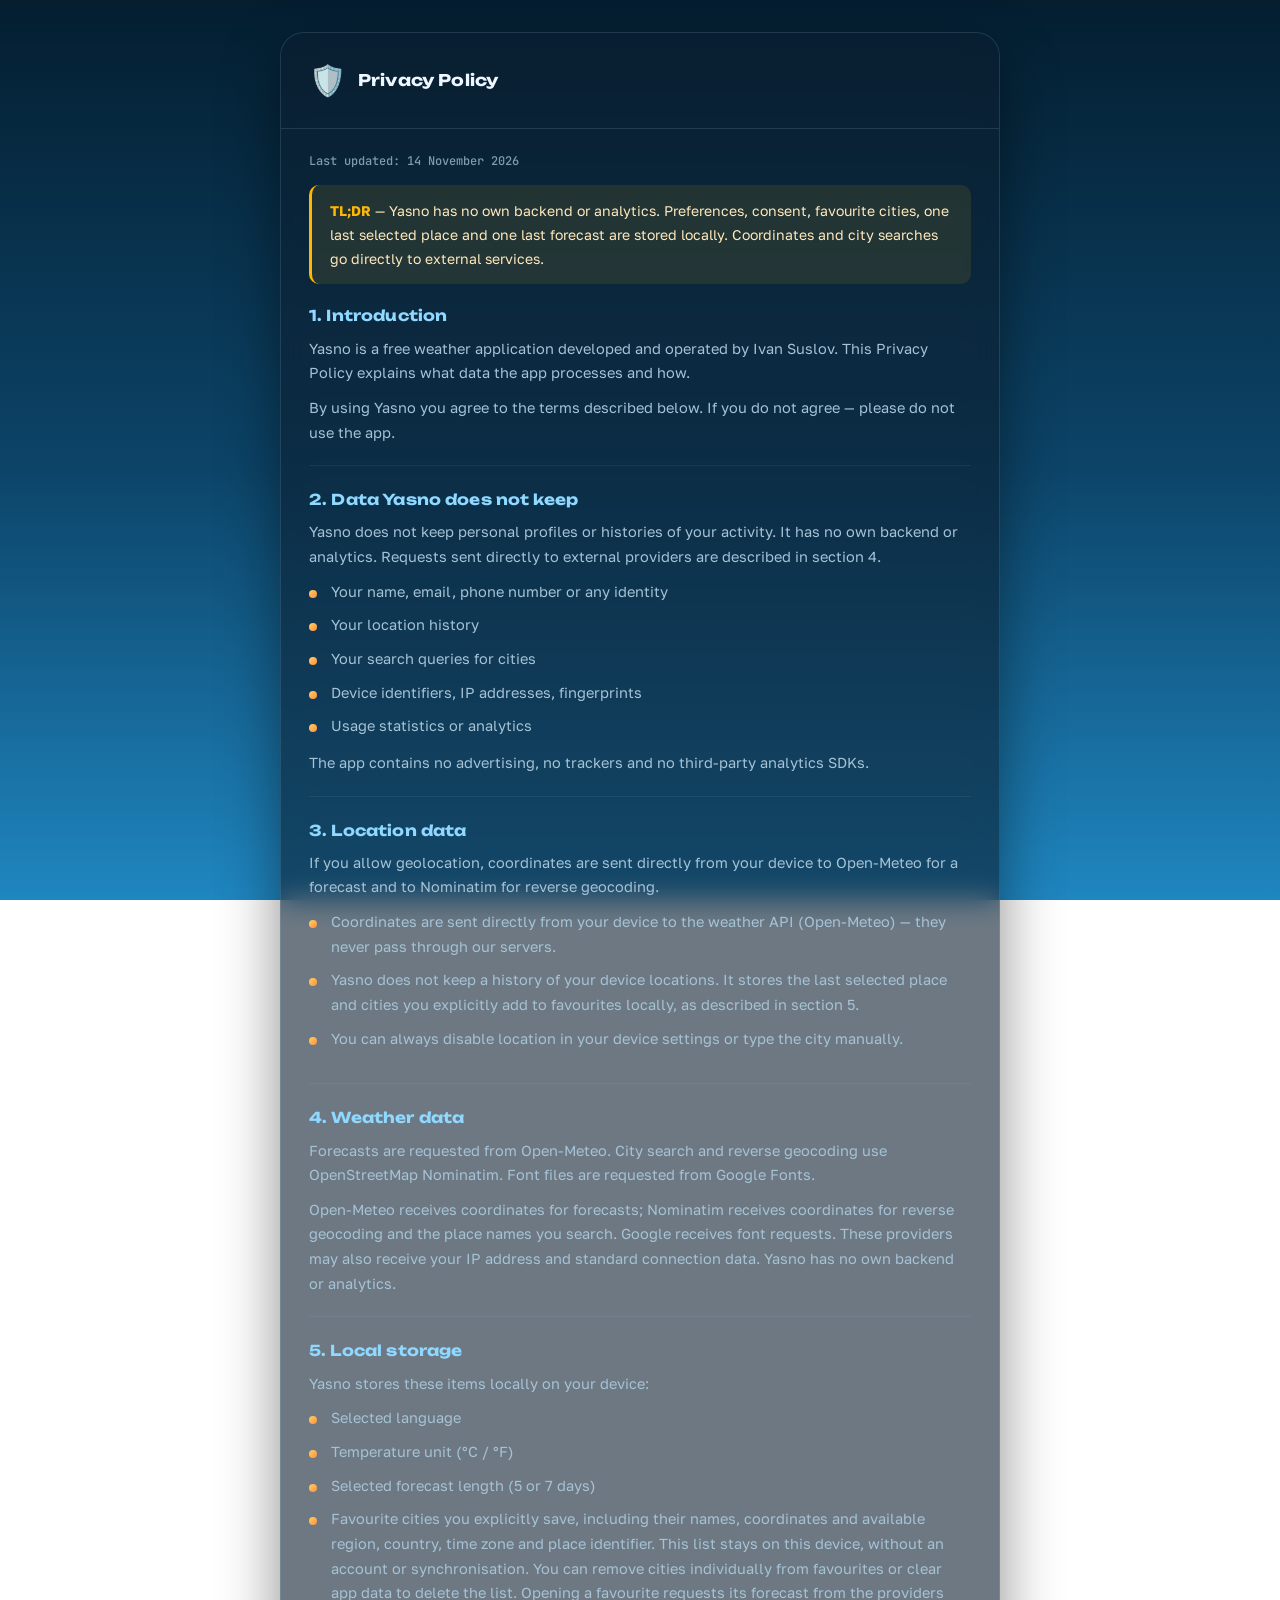
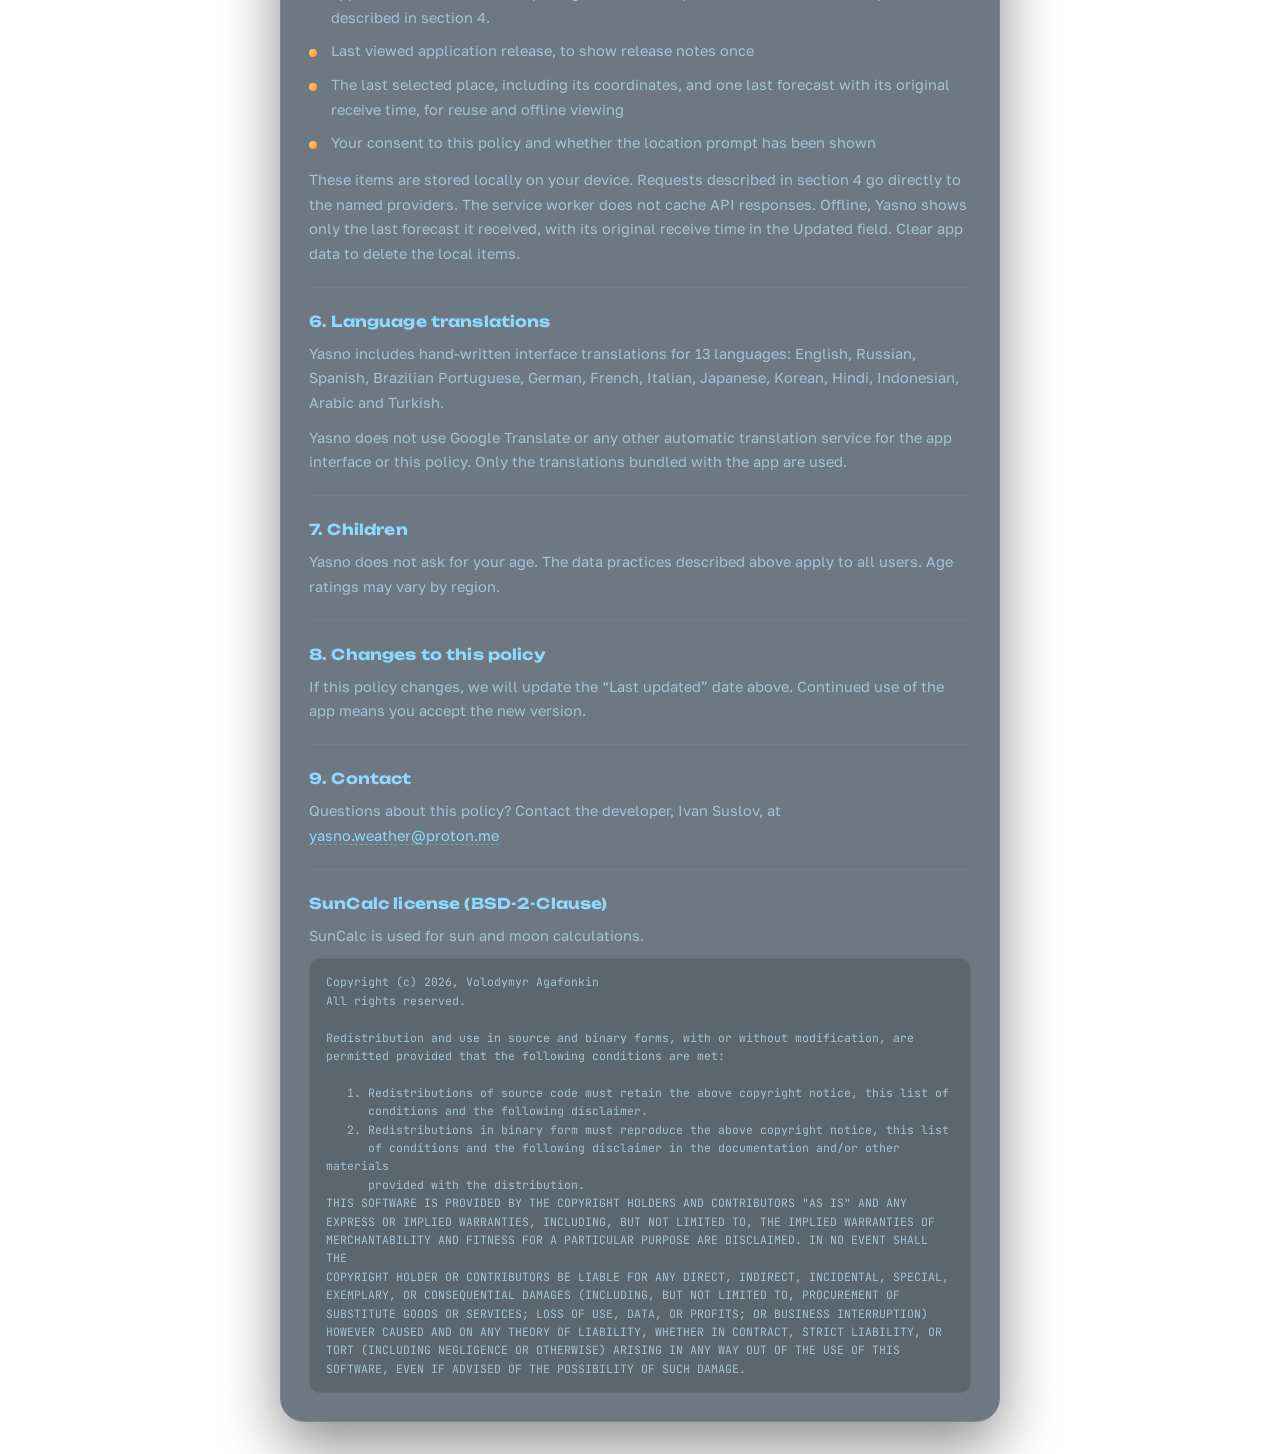
<file: privacy.html>
<!DOCTYPE html>
<html lang="en">
<head>
<meta charset="UTF-8">
<meta name="viewport" content="width=device-width, initial-scale=1">
<meta name="theme-color" content="#041e30">
<title>Yasno — Privacy Policy</title>
<link rel="preconnect" href="https://fonts.googleapis.com">
<link rel="preconnect" href="https://fonts.gstatic.com" crossorigin>
<link href="https://fonts.googleapis.com/css2?family=Unbounded:wght@500;700&family=Golos+Text:wght@400;500;600&family=JetBrains+Mono:wght@400;600&display=swap" rel="stylesheet">
<style>
:root{
  --ink:#eef7ff; --mut:#a6c3d6; --dim:#7f9bb0;
  --panel:rgba(9,24,38,.55); --panel2:rgba(13,31,48,.6);
  --line:rgba(160,215,255,.14);
  --acc:#ffb703; --acc2:#8fd8ff;
  --disp:'Unbounded',system-ui,sans-serif;
  --body:'Golos Text',system-ui,sans-serif;
  --mono:'JetBrains Mono',ui-monospace,monospace;
}
*{margin:0;padding:0;box-sizing:border-box}
html{-webkit-text-size-adjust:100%}
body{
  font-family:var(--body);
  color:var(--ink);
  min-height:100vh;
  background:linear-gradient(180deg,#041e30 0%,#0c4468 52%,#1f86c0 100%);
  background-attachment:fixed;
  line-height:1.7;
  padding:32px 16px;
}
.privf-box{
  max-width:720px;
  margin:0 auto;
  background:var(--panel2);
  border:1px solid var(--line);
  border-radius:24px;
  overflow:hidden;
  box-shadow:0 24px 60px rgba(0,0,0,.45);
  backdrop-filter:blur(14px);
}
.privf-head{
  display:flex;
  align-items:center;
  gap:12px;
  padding:22px 28px;
  border-bottom:1px solid var(--line);
}
.privf-head .ico{font-size:30px;flex:none}
.privf-head h2{
  font:700 16px/1.3 var(--disp);
  color:var(--ink);
  letter-spacing:.01em;
}
.privf-body{
  padding:24px 28px 28px;
  text-align:left;
}
.privf-updated{
  font:500 12px var(--mono);
  color:var(--dim);
  margin-bottom:16px;
}
.privf-tldr{
  background:rgba(255,183,3,.1);
  border-left:3px solid var(--acc);
  border-radius:10px;
  padding:14px 18px;
  margin-bottom:22px;
  font-size:14px;
  color:#ffe9bd;
}
.privf-tldr b{color:var(--acc)}
.privf-section{
  margin-bottom:24px;
  padding-bottom:20px;
  border-bottom:1px solid rgba(160,215,255,.08);
}
.privf-section:last-child{
  border-bottom:none;
  margin-bottom:0;
  padding-bottom:0;
}
.privf-section h3{
  font:700 15px/1.35 var(--disp);
  color:var(--acc2);
  margin-bottom:10px;
  letter-spacing:.01em;
}
.privf-section p{
  font-size:14.5px;
  color:var(--mut);
  margin-bottom:10px;
}
.privf-section p:last-child{margin-bottom:0}
.privf-section ul{
  margin:10px 0 12px 0;
  padding-left:0;
  list-style:none;
}
.privf-section ul li{
  position:relative;
  padding-left:22px;
  margin-bottom:9px;
  font-size:14.5px;
  color:var(--mut);
}
.privf-section ul li::before{
  content:'';
  position:absolute;
  left:0;
  top:10px;
  width:8px;
  height:8px;
  border-radius:50%;
  background:linear-gradient(135deg,#ffd166,#ff8f3f);
}
.privf-section a{
  color:var(--acc2);
  text-decoration:none;
  border-bottom:1px dashed rgba(143,216,255,.4);
  transition:.2s;
}
.privf-section a:hover{
  color:#fff;
  border-bottom-color:rgba(255,255,255,.5);
}
.privf-license{
  white-space:pre-wrap;
  overflow-wrap:anywhere;
  font:11.5px/1.6 var(--mono);
  color:var(--mut);
  margin:10px 0 0;
  background:rgba(0,0,0,.15);
  border-radius:10px;
  padding:14px 16px;
  border:1px solid rgba(160,215,255,.08);
}
@media (max-width:560px){
  body{padding:16px 12px}
  .privf-box{border-radius:18px}
  .privf-head{padding:18px 20px}
  .privf-head h2{font-size:14px}
  .privf-body{padding:20px 20px 22px}
  .privf-section p,
  .privf-section ul li{font-size:14px}
}
</style>
</head>
<body>

<div class="privf-box">
  <div class="privf-head">
    <span class="ico">🛡️</span>
    <h2>Privacy Policy</h2>
  </div>

  <div class="privf-body">

    <div class="privf-updated">Last updated: 14 November 2026</div>

    <div class="privf-tldr"><b>TL;DR</b> — Yasno has no own backend or analytics. Preferences, consent, favourite cities, one last selected place and one last forecast are stored locally. Coordinates and city searches go directly to external services.</div>

    <div class="privf-section">
      <h3>1. Introduction</h3>
      <p>Yasno is a free weather application developed and operated by Ivan Suslov. This Privacy Policy explains what data the app processes and how.</p>
      <p>By using Yasno you agree to the terms described below. If you do not agree — please do not use the app.</p>
    </div>

    <div class="privf-section">
      <h3>2. Data Yasno does not keep</h3>
      <p>Yasno does not keep personal profiles or histories of your activity. It has no own backend or analytics. Requests sent directly to external providers are described in section 4.</p>
      <ul>
        <li>Your name, email, phone number or any identity</li>
        <li>Your location history</li>
        <li>Your search queries for cities</li>
        <li>Device identifiers, IP addresses, fingerprints</li>
        <li>Usage statistics or analytics</li>
      </ul>
      <p>The app contains no advertising, no trackers and no third-party analytics SDKs.</p>
    </div>

    <div class="privf-section">
      <h3>3. Location data</h3>
      <p>If you allow geolocation, coordinates are sent directly from your device to Open-Meteo for a forecast and to Nominatim for reverse geocoding.</p>
      <ul>
        <li>Coordinates are sent directly from your device to the weather API (Open-Meteo) — they never pass through our servers.</li>
        <li>Yasno does not keep a history of your device locations. It stores the last selected place and cities you explicitly add to favourites locally, as described in section 5.</li>
        <li>You can always disable location in your device settings or type the city manually.</li>
      </ul>
    </div>

    <div class="privf-section">
      <h3>4. Weather data</h3>
      <p>Forecasts are requested from Open-Meteo. City search and reverse geocoding use OpenStreetMap Nominatim. Font files are requested from Google Fonts.</p>
      <p>Open-Meteo receives coordinates for forecasts; Nominatim receives coordinates for reverse geocoding and the place names you search. Google receives font requests. These providers may also receive your IP address and standard connection data. Yasno has no own backend or analytics.</p>
    </div>

    <div class="privf-section">
      <h3>5. Local storage</h3>
      <p>Yasno stores these items locally on your device:</p>
      <ul>
        <li>Selected language</li>
        <li>Temperature unit (°C / °F)</li>
        <li>Selected forecast length (5 or 7 days)</li>
        <li>Favourite cities you explicitly save, including their names, coordinates and available region, country, time zone and place identifier. This list stays on this device, without an account or synchronisation. You can remove cities individually from favourites or clear app data to delete the list. Opening a favourite requests its forecast from the providers described in section 4.</li>
        <li>Last viewed application release, to show release notes once</li>
        <li>The last selected place, including its coordinates, and one last forecast with its original receive time, for reuse and offline viewing</li>
        <li>Your consent to this policy and whether the location prompt has been shown</li>
      </ul>
      <p>These items are stored locally on your device. Requests described in section 4 go directly to the named providers. The service worker does not cache API responses. Offline, Yasno shows only the last forecast it received, with its original receive time in the Updated field. Clear app data to delete the local items.</p>
    </div>

    <div class="privf-section">
      <h3>6. Language translations</h3>
      <p>Yasno includes hand-written interface translations for 13 languages: English, Russian, Spanish, Brazilian Portuguese, German, French, Italian, Japanese, Korean, Hindi, Indonesian, Arabic and Turkish.</p>
      <p>Yasno does not use Google Translate or any other automatic translation service for the app interface or this policy. Only the translations bundled with the app are used.</p>
    </div>

    <div class="privf-section">
      <h3>7. Children</h3>
      <p>Yasno does not ask for your age. The data practices described above apply to all users. Age ratings may vary by region.</p>
    </div>

    <div class="privf-section">
      <h3>8. Changes to this policy</h3>
      <p>If this policy changes, we will update the “Last updated” date above. Continued use of the app means you accept the new version.</p>
    </div>

    <div class="privf-section">
      <h3>9. Contact</h3>
      <p>Questions about this policy? Contact the developer, Ivan Suslov, at <a href="mailto:yasno.weather@proton.me">yasno.weather@proton.me</a></p>
    </div>

    <div class="privf-section">
      <h3>SunCalc license (BSD-2-Clause)</h3>
      <p>SunCalc is used for sun and moon calculations.</p>
      <pre class="privf-license">Copyright (c) 2026, Volodymyr Agafonkin
All rights reserved.

Redistribution and use in source and binary forms, with or without modification, are
permitted provided that the following conditions are met:

   1. Redistributions of source code must retain the above copyright notice, this list of
      conditions and the following disclaimer.
   2. Redistributions in binary form must reproduce the above copyright notice, this list
      of conditions and the following disclaimer in the documentation and/or other materials
      provided with the distribution.
THIS SOFTWARE IS PROVIDED BY THE COPYRIGHT HOLDERS AND CONTRIBUTORS "AS IS" AND ANY
EXPRESS OR IMPLIED WARRANTIES, INCLUDING, BUT NOT LIMITED TO, THE IMPLIED WARRANTIES OF
MERCHANTABILITY AND FITNESS FOR A PARTICULAR PURPOSE ARE DISCLAIMED. IN NO EVENT SHALL THE
COPYRIGHT HOLDER OR CONTRIBUTORS BE LIABLE FOR ANY DIRECT, INDIRECT, INCIDENTAL, SPECIAL,
EXEMPLARY, OR CONSEQUENTIAL DAMAGES (INCLUDING, BUT NOT LIMITED TO, PROCUREMENT OF
SUBSTITUTE GOODS OR SERVICES; LOSS OF USE, DATA, OR PROFITS; OR BUSINESS INTERRUPTION)
HOWEVER CAUSED AND ON ANY THEORY OF LIABILITY, WHETHER IN CONTRACT, STRICT LIABILITY, OR
TORT (INCLUDING NEGLIGENCE OR OTHERWISE) ARISING IN ANY WAY OUT OF THE USE OF THIS
SOFTWARE, EVEN IF ADVISED OF THE POSSIBILITY OF SUCH DAMAGE.</pre>
    </div>

  </div>
</div>

</body>
</html>
</file>
<file: favorites.css>
.city-heading{display:flex;align-items:center;gap:12px;min-width:0}.city-heading .hcity{min-width:0;overflow-wrap:anywhere}
#favoriteToggle{flex:none;color:var(--acc);min-width:44px;min-height:44px}#favoriteToggle[hidden]{display:none}
#favoritesPanel{margin:0 0 24px;padding:16px;background:var(--panel2);border:1px solid var(--line);border-radius:18px}
#favoritesSummary{cursor:pointer;min-height:44px;align-content:center;font-weight:600;color:var(--ink)}#favoritesCount{color:var(--mut);margin-inline-start:8px}
#favoritesHint,#favoriteList p{color:var(--mut);font-size:13px;line-height:1.6;margin:8px 0 12px}
#favoriteList{display:grid;gap:8px}#favoriteList button{font:inherit;color:var(--ink);background:rgba(143,216,255,.06);border:1px solid var(--line);border-radius:12px;min-height:44px;cursor:pointer;padding:12px}
.favorite-row{display:flex;gap:8px;min-width:0}.favorite-open{flex:1;min-width:0;text-align:start}.favorite-open strong,.favorite-open span,.favorite-open small{display:block;overflow-wrap:anywhere}.favorite-open span{font-size:12px;color:var(--mut);margin-top:4px}.favorite-open small{color:var(--acc2);margin-top:4px}.favorite-open[aria-current]{border-color:var(--acc2)!important}.favorite-remove{flex:none;width:44px;font-size:24px!important}
#favoriteList button:hover{background:rgba(143,216,255,.14)}#favoriteList button:focus-visible,#favoritesSummary:focus-visible,#favoriteToggle:focus-visible{outline:3px solid var(--acc2);outline-offset:3px}
</file>
